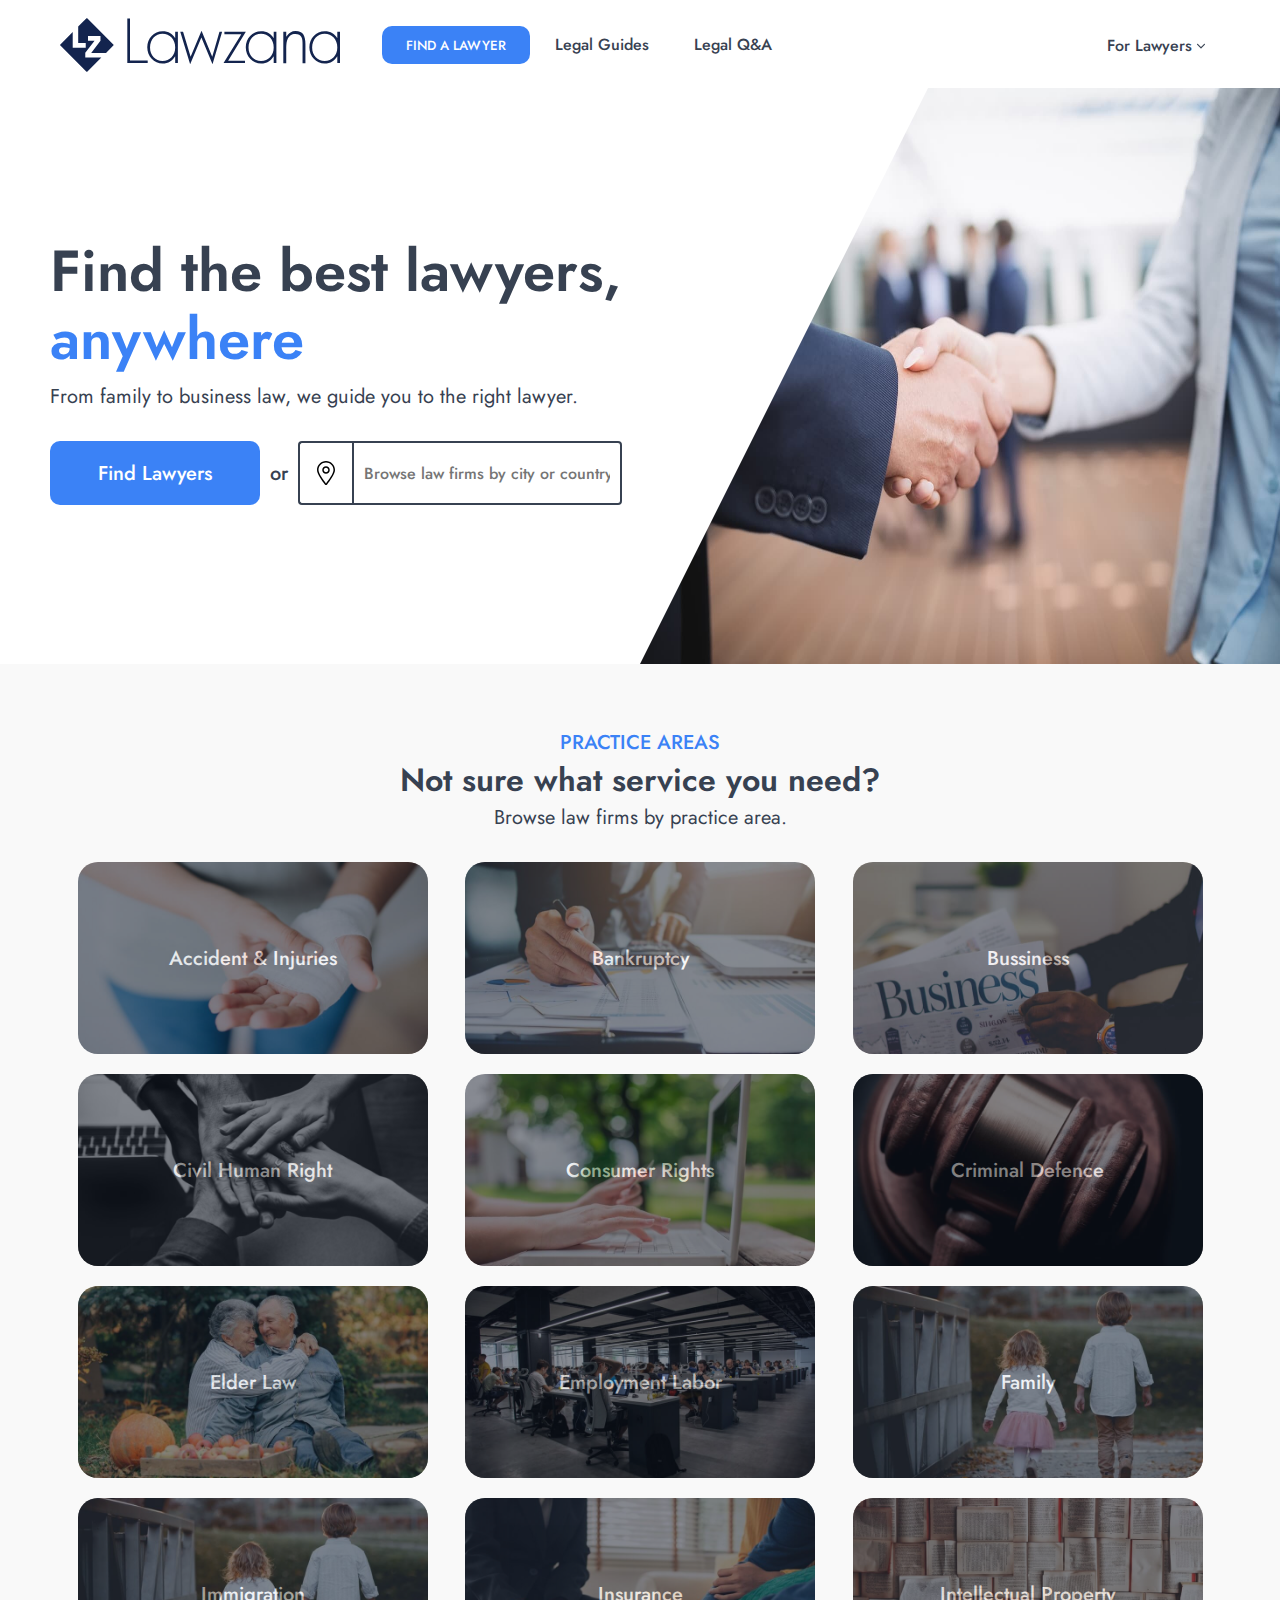
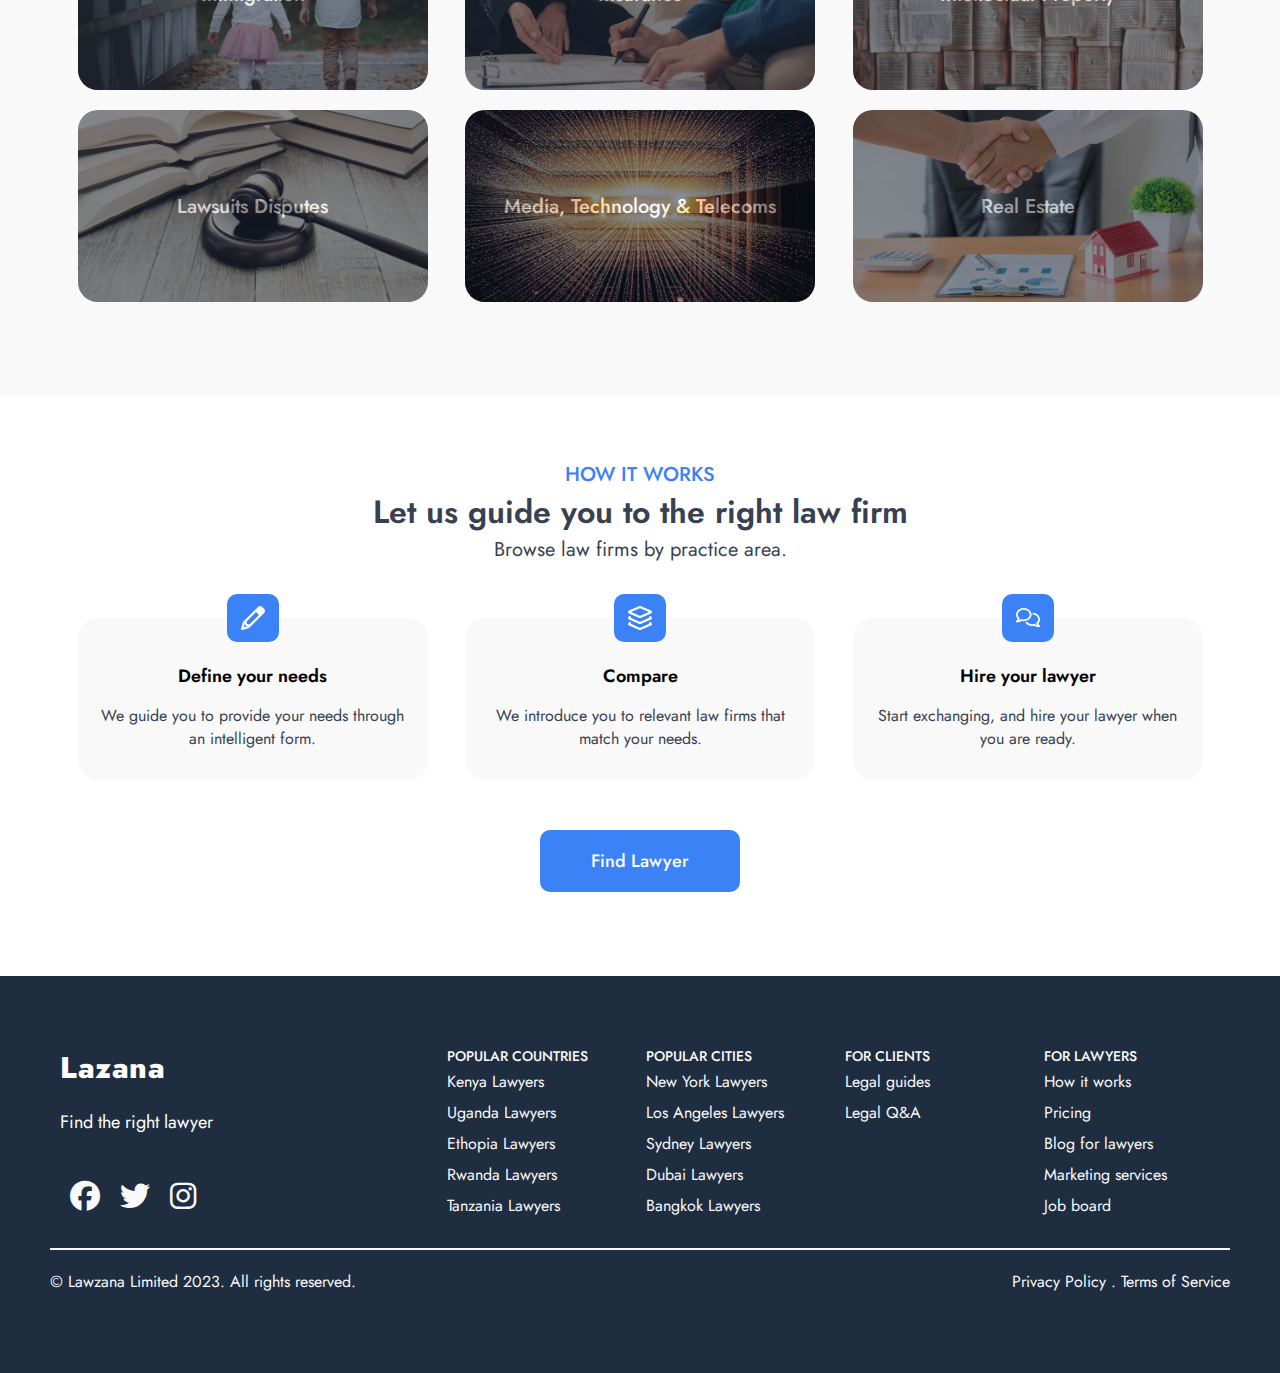
<file: Lawyers/index.html>
<!DOCTYPE html>
<html lang="en">

<head>
    <meta charset="UTF-8">
    <meta name="viewport" content="width=device-width, initial-scale=1.0">
    <title>AfroAI Innovate</title>

    <!-- == META OG Social Media Ads == -->
    <meta property="og:title" content="AfroAI Innovate" />
    <meta property="og:url" content="https://afroaiinnovate.web.app" />
    <meta property="og:image" content="https://afroaiinnovate.web.app/css/img/Facebook.png" />
    <meta property="og:type" content="website" />
    <meta property="og:desc revealription"
        content="AfroAI Innovate Upcoming Event" />

    <meta name="twitter:card" content="summary_large_image">
    <meta name="twitter:site" content="@AfroAI Innovate">
    <meta name="twitter:title" content="AfroAI Innovate">
    <meta name="twitter:desc revealription"
        content="AfroAI Innovate Upcoming Event">
    <meta name="twitter:image" content="https://afroaiinnovate.web.app/css/img/Twitter.png">
    <meta name="twitter:player" content="https://afroaiinnovate.web.app">
    <meta name="twitter:player:width" content="280">
    <meta name="twitter:player:height" content="150">

    <!-- == Style == -->
    <link rel="stylesheet" href="css/style.css">
    <link rel="stylesheet" href="css/responsive.css">

    <!-- == Fonts == -->
    <link rel="preconnect" href="https://fonts.googleapis.com">
    <link rel="preconnect" href="https://fonts.gstatic.com" crossorigin>
    <link href="https://fonts.googleapis.com/css2?family=Jost:wght@100;200;300;400;500;600;700;800;900&display=swap"
        rel="stylesheet">

    <!-- == Icons == -->
    <link rel="stylesheet" href="https://cdnjs.cloudflare.com/ajax/libs/font-awesome/6.2.0/css/all.min.css"
        crossorigin="anonymous" />
    <script src="https://cdnjs.cloudflare.com/ajax/libs/jquery/2.2.4/jquery.min.js"></script>
    <script src="https://cdnjs.cloudflare.com/ajax/libs/jquery/3.3.1/jquery.min.js"></script>
    
    <!-- ==  == -->

</head>

<body>
    <!-- == Header == -->
        <header>
            <nav>
                <div class="nav-container container">
                    <div class="logo">
                        <a href="index.html">
                            <?xml version="1.0" encoding="UTF-8" standalone="no"?>
                            <svg xmlns:dc="http://purl.org/dc/elements/1.1/" xmlns:cc="http://creativecommons.org/ns#"
                                xmlns:rdf="http://www.w3.org/1999/02/22-rdf-syntax-ns#"
                                xmlns:svg="http://www.w3.org/2000/svg" xmlns="http://www.w3.org/2000/svg"
                                viewBox="0 0 300 90" height="90" width="300" xml:space="preserve" id="svg2" version="1.1">
                                <metadata id="metadata8">
                                    <rdf:RDF>
                                        <cc:Work rdf:about="">
                                            <dc:format>image/svg+xml</dc:format>
                                            <dc:type rdf:resource="http://purl.org/dc/dcmitype/StillImage" />
                                            <dc:title></dc:title>
                                        </cc:Work>
                                    </rdf:RDF>
                                </metadata>
                                <defs id="defs6">
                                    <clipPath id="clipPath34" clipPathUnits="userSpaceOnUse">
                                        <path id="path32" d="M 0,1200 H 2417.432 V 0 H 0 Z" />
                                    </clipPath>
                                </defs>
                                <g transform="matrix(1.3333333,0,0,-1.3333333,0,1600)" id="g10">
                                    <g transform="matrix(0.09205585,0,0,0.09205585,1.0064979,1110.5717)" id="g28">
                                        <g clip-path="url(#clipPath34)" id="g30">
                                            <g transform="translate(506.776,607.8071)" id="g36">
                                                <path id="path38"
                                                    style="fill:#13244e;fill-opacity:1;fill-rule:nonzero;stroke:none"
                                                    d="m 0,0 -214.527,214.527 c -1.643,1.644 -4.308,1.644 -5.952,0 l -67.522,-67.523 V 13.662 h 61.399 v -38.209 h -106.071 v 0.001 126.879 L -435.005,0 c -1.643,-1.644 -1.643,-4.308 0,-5.951 l 214.526,-214.527 c 1.644,-1.643 4.309,-1.643 5.952,0 l 115.126,115.125 h -130.925 v 38.208 h 0.032 l -0.018,0.015 75.708,98.799 h -53.477 v 38.208 h 101.608 V 31.669 h -0.006 l 0.006,-0.005 -75.714,-98.809 H -61.193 L 0,-5.951 C 1.644,-4.308 1.644,-1.644 0,0" />
                                            </g>
                                            <g transform="translate(2070.1606,456.7564)" id="g40">
                                                <path id="path42"
                                                    style="fill:#13244e;fill-opacity:1;fill-rule:nonzero;stroke:none"
                                                    d="m 0,0 v 154.344 c 0,33.265 -5.538,59.438 -16.602,78.523 -11.072,19.083 -32.432,28.626 -64.096,28.626 -15.192,0 -28.958,-3.547 -41.314,-10.637 -12.355,-7.097 -23.814,-18.634 -34.366,-34.622 v 39.843 h -23.939 V 0 h 23.939 v 126.877 c 0,12.634 0.9,25.66 2.703,39.071 1.798,13.405 5.341,25.398 10.619,35.974 5.274,10.571 12.675,19.275 22.201,26.11 9.523,6.829 22.135,10.251 37.841,10.251 13.64,0 24.327,-2.192 32.048,-6.574 7.722,-4.391 13.707,-10.319 17.954,-17.794 4.247,-7.483 6.885,-16.381 7.916,-26.691 1.025,-10.319 1.544,-21.276 1.544,-32.88 L -23.552,0 Z M 116.021,231.577 C 103.673,225.888 92.988,218.117 83.903,208.219 74.817,198.321 67.67,186.564 62.453,172.864 57.249,159.203 54.641,144.387 54.64,128.37 54.641,112.004 57.252,97.113 62.45,83.634 67.666,70.1 74.813,58.415 83.904,48.519 c 9.08,-9.9 19.754,-17.58 32.093,-23.097 12.293,-5.503 25.723,-8.258 40.37,-8.26 14.985,0.002 28.665,2.761 41.131,8.266 12.499,5.519 23.345,13.205 32.598,23.109 9.247,9.893 16.466,21.57 21.686,35.097 5.192,13.479 7.81,28.371 7.812,44.736 -0.002,16.016 -2.618,30.833 -7.815,44.494 -5.221,13.693 -12.441,25.443 -21.683,35.338 -9.257,9.901 -20.114,17.677 -32.622,23.369 -12.461,5.657 -26.132,8.501 -41.107,8.503 -14.637,-0.002 -28.056,-2.843 -40.346,-8.497 m 165.581,24.521 V 0.642 H 259.594 V 56.817 C 248.355,38.248 234.699,23.739 218.575,13.506 200.852,2.253 180.21,-3.355 156.867,-3.35 139.578,-3.352 123.242,0.05 107.956,6.844 92.691,13.623 79.424,23.062 68.223,35.117 57.031,47.152 48.208,61.235 41.79,77.3 c -6.445,16.098 -9.661,33.315 -9.659,51.568 -0.002,17.916 3.127,34.872 9.404,50.806 6.256,15.907 15,29.828 26.202,41.712 11.198,11.877 24.451,21.302 39.698,28.251 15.304,6.967 31.975,10.454 49.93,10.452 23.326,0.005 44.265,-5.341 62.626,-16.057 16.522,-9.632 29.726,-23.656 39.603,-41.824 v 53.89 z m -683.775,-24.521 c -12.348,-5.689 -23.033,-13.46 -32.118,-23.358 -9.086,-9.898 -16.232,-21.655 -21.449,-35.355 -5.204,-13.661 -7.814,-28.477 -7.815,-44.494 0.001,-16.366 2.613,-31.257 7.811,-44.736 5.216,-13.534 12.363,-25.219 21.454,-35.115 9.08,-9.9 19.754,-17.58 32.094,-23.097 12.292,-5.503 25.722,-8.258 40.369,-8.26 14.984,0.002 28.666,2.761 41.131,8.266 12.499,5.519 23.346,13.205 32.597,23.109 9.248,9.893 16.467,21.57 21.687,35.097 5.191,13.479 7.811,28.371 7.812,44.736 -0.002,16.016 -2.618,30.833 -7.815,44.494 -5.222,13.693 -12.441,25.443 -21.684,35.338 -9.256,9.901 -20.113,17.677 -32.621,23.369 -12.462,5.657 -26.132,8.501 -41.107,8.503 -14.637,-0.002 -28.057,-2.843 -40.346,-8.497 m 143.573,24.521 h 22.007 V 0.642 H -258.6 v 56.175 c -11.238,-18.57 -24.894,-33.078 -41.018,-43.311 -17.725,-11.253 -38.366,-16.861 -61.708,-16.856 -17.29,-0.002 -33.626,3.4 -48.912,10.194 -15.265,6.779 -28.531,16.218 -39.734,28.273 -11.191,12.035 -20.014,26.118 -26.432,42.183 -6.445,16.098 -9.66,33.315 -9.659,51.568 -0.001,17.916 3.127,34.872 9.404,50.806 6.256,15.907 15,29.828 26.202,41.712 11.198,11.877 24.451,21.302 39.697,28.251 15.305,6.967 31.976,10.454 49.931,10.452 23.326,0.005 44.265,-5.341 62.626,-16.057 16.521,-9.632 29.727,-23.656 39.603,-41.824 z M -485.51,255.6 h -174.638 v -20.014 h 137.675 L -667.131,0.642 h 174.649 V 20.655 H -629.668 Z M -759.293,53.18 -846.651,264.624 -935.574,53 -996.939,255.6 h -22.734 l 0.988,-3.257 79.355,-261.62 91.648,219.36 90.696,-219.478 78.305,264.995 h -21.735 z m -445.468,178.397 c -12.348,-5.689 -23.033,-13.46 -32.118,-23.358 -9.086,-9.898 -16.232,-21.655 -21.449,-35.355 -5.205,-13.661 -7.813,-28.477 -7.814,-44.494 10e-4,-16.366 2.612,-31.257 7.81,-44.736 5.216,-13.534 12.363,-25.219 21.454,-35.115 9.08,-9.9 19.754,-17.58 32.093,-23.097 12.293,-5.503 25.723,-8.258 40.37,-8.26 14.984,0.002 28.666,2.761 41.131,8.266 12.499,5.519 23.346,13.205 32.598,23.109 9.247,9.893 16.466,21.57 21.686,35.097 5.192,13.479 7.811,28.371 7.811,44.736 -10e-4,16.016 -2.617,30.833 -7.814,44.494 -5.221,13.693 -12.441,25.443 -21.683,35.338 -9.257,9.901 -20.114,17.677 -32.622,23.369 -12.461,5.657 -26.132,8.501 -41.107,8.503 -14.638,-0.002 -28.057,-2.843 -40.346,-8.497 m 143.572,24.521 h 22.008 V 0.642 h -22.008 v 56.175 c -11.237,-18.57 -24.893,-33.078 -41.018,-43.311 -17.724,-11.253 -38.365,-16.861 -61.708,-16.856 -17.289,-0.002 -33.626,3.4 -48.912,10.194 -15.264,6.779 -28.531,16.218 -39.732,28.273 -11.192,12.035 -20.015,26.118 -26.433,42.183 -6.445,16.098 -9.661,33.315 -9.659,51.568 0,17.916 3.127,34.872 9.404,50.806 6.256,15.907 15,29.828 26.201,41.712 11.198,11.877 24.452,21.302 39.698,28.251 15.305,6.967 31.976,10.454 49.931,10.452 23.326,0.005 44.265,-5.341 62.626,-16.057 16.522,-9.632 29.727,-23.656 39.602,-41.824 z M -1429.251,21.153 h 144.159 V 0.642 h -166.168 v 361.674 2.525 h 22.009 z" />
                                            </g>
                                        </g>
                                    </g>
                                </g>
                            </svg>
                        </a>
                    </div>
                    <div class="links" id="links">
                        <div class="cancel">
                            <span class="cancel-btn"><i class="fas fa-times"></i></span>
                        </div>
                        <div class="menu-item-lf">
                            <button class="find-btn">FIND A LAWYER</button>
                            <a href="#">Legal Guides</a>
                            <a href="#">Legal Q&A</a>
                        </div>
                        <div class="dropdown">
                            <button class="dropbtn">For Lawyers <svg xmlns="http://www.w3.org/2000/svg" viewBox="0 0 448 512" fill="currentColor" width="8" class="ml-2 h-3 w-3"><path d="M224 416c-8.188 0-16.38-3.125-22.62-9.375l-192-192c-12.5-12.5-12.5-32.75 0-45.25s32.75-12.5 45.25 0L224 338.8l169.4-169.4c12.5-12.5 32.75-12.5 45.25 0s12.5 32.75 0 45.25l-192 192C240.4 412.9 232.2 416 224 416z"></path></svg></button>
                            <div class="dropdown-content">
                            <div class="dropdown-extras">
                                <div class="drop-extra">
                                    <h4>FOR LAWYERS</h4>
                                    <div class="drop-extra-links">
                                        <a href="#">Marketing services</a>
                                        <a href="#">SEO for law firms</a>
                                        <a href="#">Legal copywriting</a>
                                        <a href="#">Social media management</a>
                                        <a href="#">Google Ads for law firms</a>
                                        <a href="#">Legal job board</a>
                                    </div>
                                </div>
                                <div class="drop-extra">
                                    <h4>MEMBERSHIP</h4>
                                    <div class="drop-extra-links">
                                        <a href="#">How it works</a>
                                        <a href="#">Pricing</a>
                                        <div class="drop-extras-btns">
                                            <button class="login">Login</button>
                                            <span>or</span>
                                            <button class="register">Register</button>
                                        </div>
                                    </div>
                                </div>
                            </div>
                            </div>
                        </div>
                    </div>
                    <div class="menu-bar">
                        <span class="menu-btn">
                            <svg xmlns="http://www.w3.org/2000/svg" width="42" height="42" viewBox="0 0 42 42" fill="none">
                                <g clip-path="url(#clip0_302_221)">
                                    <path fill-rule="evenodd" clip-rule="evenodd"
                                        d="M0 9.84375C0 9.32161 0.207421 8.82085 0.576634 8.45163C0.945846 8.08242 1.44661 7.875 1.96875 7.875H40.0312C40.5534 7.875 41.0542 8.08242 41.4234 8.45163C41.7926 8.82085 42 9.32161 42 9.84375C42 10.3659 41.7926 10.8667 41.4234 11.2359C41.0542 11.6051 40.5534 11.8125 40.0312 11.8125H1.96875C1.44661 11.8125 0.945846 11.6051 0.576634 11.2359C0.207421 10.8667 0 10.3659 0 9.84375ZM0 21C0 20.4779 0.207421 19.9771 0.576634 19.6079C0.945846 19.2387 1.44661 19.0312 1.96875 19.0312H40.0312C40.5534 19.0312 41.0542 19.2387 41.4234 19.6079C41.7926 19.9771 42 20.4779 42 21C42 21.5221 41.7926 22.0229 41.4234 22.3921C41.0542 22.7613 40.5534 22.9688 40.0312 22.9688H1.96875C1.44661 22.9688 0.945846 22.7613 0.576634 22.3921C0.207421 22.0229 0 21.5221 0 21ZM1.96875 30.1875C1.44661 30.1875 0.945846 30.3949 0.576634 30.7641C0.207421 31.1333 0 31.6341 0 32.1562C0 32.6784 0.207421 33.1792 0.576634 33.5484C0.945846 33.9176 1.44661 34.125 1.96875 34.125H40.0312C40.5534 34.125 41.0542 33.9176 41.4234 33.5484C41.7926 33.1792 42 32.6784 42 32.1562C42 31.6341 41.7926 31.1333 41.4234 30.7641C41.0542 30.3949 40.5534 30.1875 40.0312 30.1875H1.96875Z"
                                        fill="black" />
                                </g>
                                <defs>
                                    <clipPath id="clip0_302_221">
                                        <rect width="42" height="42" fill="white" />
                                    </clipPath>
                                </defs>
                            </svg>
                        </span>
                    </div>
                </div>
            </nav>
        </header>
    <!-- == || Header == -->

    <!-- == Main == -->
        <main>
            <section class="banner">
                <div class="banner-container container">
                    <div class="bn-text">
                        <div class="bn-txt-holder">
                            <h1>Find the best lawyers, <span>anywhere</span></h1>
                            <p>From family to business law, we guide you to the right lawyer.</p>
                            <div class="bn-btns">
                                <button class="find-btn">Find Lawyers</button>
                                <span class="bn-or">or</span>
                                <div class="form">
                                    <div class="icon">
                                        <svg xmlns="http://www.w3.org/2000/svg" viewBox="0 0 384 512" fill="currentColor" width="18" class=""><path d="M272 192C272 236.2 236.2 272 192 272C147.8 272 112 236.2 112 192C112 147.8 147.8 112 192 112C236.2 112 272 147.8 272 192zM192 240C218.5 240 240 218.5 240 192C240 165.5 218.5 144 192 144C165.5 144 144 165.5 144 192C144 218.5 165.5 240 192 240zM384 192C384 279.4 267 435 215.7 499.2C203.4 514.5 180.6 514.5 168.3 499.2C116.1 435 0 279.4 0 192C0 85.96 85.96 0 192 0C298 0 384 85.96 384 192H384zM192 32C103.6 32 32 103.6 32 192C32 207.6 37.43 229 48.56 255.4C59.47 281.3 74.8 309.4 92.14 337.5C126.2 392.8 166.6 445.7 192 477.6C217.4 445.7 257.8 392.8 291.9 337.5C309.2 309.4 324.5 281.3 335.4 255.4C346.6 229 352 207.6 352 192C352 103.6 280.4 32 192 32z"></path></svg>
                                    </div>
                                    <form action="/">
                                        <input type="text" placeholder="Browse law firms by city or country">
                                    </form>
                                </div>
                            </div>
                        </div>
                    </div>
                    <div class="
                    ">
                    </div>
                </div>
                <div class="bn-img">
                    <svg fill="#ffffff" viewBox="0 0 100 100" preserveAspectRatio="none" aria-hidden="true">
                        <polygon points="50,0 100,0 50,100 0,100"></polygon>
                    </svg>
                    <img src="css/img/find-lawyer.jpg" alt="Lawyers">
                </div>
            </section>
            <section class="pr-area">
                <div class="pr-area-holder container">
                    <div class="pr-head">
                        <p class="top">PRACTICE AREAS</p>
                        <h2 class="heading">Not sure what service you need?</h2>
                        <p class="btm">Browse law firms by practice area.</p>
                    </div>
                    <div class="pr-cards">
                        <a href="#" class="pr-card">
                            <img src="css/img/services/accidents-injuries.jpg" alt="accident and injuries">
                            <div class="pr-card-cnt">
                                <span>Accident & Injuries</span>
                            </div>
                        </a>
                        <a href="#" class="pr-card">
                            <img src="css/img/services/bankruptcy-debt.jpg" alt="bankruptcy debt">
                            <div class="pr-card-cnt">
                                <span>Bankruptcy</span>
                            </div>
                        </a>
                        <a href="#" class="pr-card">
                            <img src="css/img/services/business.jpg" alt="bussiness">
                            <div class="pr-card-cnt">
                                <span>Bussiness</span>
                            </div>
                        </a>
                        <a href="#" class="pr-card">
                            <img src="css/img/services/civil-human-rights.jpg" alt="civil human rights">
                            <div class="pr-card-cnt">
                                <span>Civil Human Right</span>
                            </div>
                        </a>
                        <a href="#" class="pr-card">
                            <img src="css/img/services/consumer-rights.jpg" alt="consumer rights">
                            <div class="pr-card-cnt">
                                <span>Consumer Rights</span>
                            </div>
                        </a>
                        <a href="#" class="pr-card">
                            <img src="css/img/services/criminal-defense.jpg" alt="criminal defence">
                            <div class="pr-card-cnt">
                                <span>Criminal Defence</span>
                            </div>
                        </a>
                        <a href="#" class="pr-card">
                            <img src="css/img/services/elder-law.jpg" alt="elder law">
                            <div class="pr-card-cnt">
                                <span>Elder Law</span>
                            </div>
                        </a>
                        <a href="#" class="pr-card">
                            <img src="css/img/services/employment-labor.jpg" alt="Employment labor">
                            <div class="pr-card-cnt">
                                <span>Employment Labor</span>
                            </div>
                        </a>
                        <a href="#" class="pr-card">
                            <img src="css/img/services/family.jpg" alt="Family">
                            <div class="pr-card-cnt">
                                <span>Family</span>
                            </div>
                        </a>
                        <a href="#" class="pr-card">
                            <img src="css/img/services/family.jpg" alt="immigration">
                            <div class="pr-card-cnt">
                                <span>Immigration</span>
                            </div>
                        </a>
                        <a href="#" class="pr-card">
                            <img src="css/img/services/insurance.jpg" alt="insurance">
                            <div class="pr-card-cnt">
                                <span>Insurance</span>
                            </div>
                        </a>
                        <a href="#" class="pr-card">
                            <img src="css/img/services/intellectual-property.jpg" alt="intellectual property">
                            <div class="pr-card-cnt">
                                <span>Intellectual Property</span>
                            </div>
                        </a>
                        <a href="#" class="pr-card">
                            <img src="css/img/services/lawsuits-disputes.jpg" alt="Lawsuits disputes">
                            <div class="pr-card-cnt">
                                <span>Lawsuits Disputes</span>
                            </div>
                        </a>
                        <a href="#" class="pr-card">
                            <img src="css/img/services/media-technology-and-telecoms.jpg" alt="media technology and telecoms">
                            <div class="pr-card-cnt">
                                <span>Media, Technology & Telecoms</span>
                            </div>
                        </a>
                        <a href="#" class="pr-card">
                            <img src="css/img/services/real-estate.jpg" alt="Real Estate">
                            <div class="pr-card-cnt">
                                <span>Real Estate</span>
                            </div>
                        </a>
                    </div>
                </div>
            </section>
            <section class="hiworks">
                <div class="hiworks-holder container">
                    <div class="hiworks-head">
                        <p class="top">HOW IT WORKS</p>
                        <h2 class="heading">Let us guide you to the right law firm</h2>
                        <p class="btm">Browse law firms by practice area.</p>
                    </div>
                    <div class="hiworks-cards">
                        <div class="hiwork-card">
                            <div class="icon">
                                <svg xmlns="http://www.w3.org/2000/svg" viewBox="0 0 512 512" fill="currentColor" width="24" class="ml-1
                                inline-flex"><path d="M36.37 360.9C40.53 346.8 48.16 333.9 58.57 323.5L362.7 19.32C387.7-5.678 428.3-5.678 453.3 19.32L492.7 58.75C495.8 61.87 498.5 65.24 500.9 68.79C517.3 93.63 514.6 127.4 492.7 149.3L188.5 453.4C187.2 454.7 185.9 455.1 184.5 457.2C174.9 465.7 163.5 471.1 151.1 475.6L30.77 511C22.35 513.5 13.24 511.2 7.03 504.1C.8198 498.8-1.502 489.7 .976 481.2L36.37 360.9zM59.44 452.6L137.6 429.6C139.9 428.9 142.2 427.1 144.4 426.9L108.1 419.6C100.2 418 93.97 411.8 92.39 403.9L85.13 367.6C84.02 369.8 83.11 372.1 82.42 374.4L59.44 452.6zM180.7 393.3L383 191L320.1 128.1L118.7 331.3L128.1 383L180.7 393.3z"></path></svg>
                            </div>
                            <div class="h-card-info">
                                <h3>Define your needs</h3>
                                <p>We guide you to provide your needs through an intelligent form.</p>
                            </div>
                        </div>
                        <div class="hiwork-card">
                            <div class="icon">
                                <svg xmlns="http://www.w3.org/2000/svg" viewBox="0 0 512 512" fill="currentColor" width="24" class="ml-1 inline-flex"><path d="M231.2 5.092C239 1.732 247.5 0 256 0C264.5 0 272.1 1.732 280.8 5.092L490.1 94.79C503.4 100.5 512 113.5 512 128C512 142.5 503.4 155.5 490.1 161.2L280.8 250.9C272.1 254.3 264.5 256 256 256C247.5 256 239 254.3 231.2 250.9L21.9 161.2C8.614 155.5 0 142.5 0 128C0 113.5 8.614 100.5 21.9 94.79L231.2 5.092zM256 48C253.1 48 251.1 48.41 250.1 49.21L66.26 128L250.1 206.8C251.1 207.6 253.1 208 256 208C258 208 260 207.6 261.9 206.8L445.7 128L261.9 49.21C260 48.41 258 48 256 48V48zM250.1 334.8C251.1 335.6 253.1 336 256 336C258 336 260 335.6 261.9 334.8L452 253.3C447.4 246.4 446.5 237.2 450.5 229.3C456.5 217.4 470.9 212.6 482.7 218.5L491.8 223.1C504.2 229.3 512 241.9 512 255.7C512 270.4 503.3 283.6 489.9 289.3L280.8 378.9C272.1 382.3 264.5 384 256 384C247.5 384 239 382.3 231.2 378.9L22.81 289.6C8.971 283.7 .0006 270.1 .0006 255C.0006 242.9 5.869 231.5 15.76 224.4L26.05 217C36.84 209.3 51.83 211.8 59.53 222.6C66.15 231.9 65.24 244.3 57.1 252.5L250.1 334.8zM59.53 350.6C66.15 359.9 65.24 372.3 57.1 380.5L250.1 462.8C251.1 463.6 253.1 464 256 464C258 464 260 463.6 261.9 462.8L452 381.3C447.4 374.4 446.5 365.2 450.5 357.3C456.5 345.4 470.9 340.6 482.7 346.5L491.8 351.1C504.2 357.3 512 369.9 512 383.7C512 398.4 503.3 411.6 489.9 417.3L280.8 506.9C272.1 510.3 264.5 512 256 512C247.5 512 239 510.3 231.2 506.9L22.81 417.6C8.971 411.7 .001 398.1 .001 383C.001 370.9 5.87 359.5 15.76 352.4L26.05 345C36.84 337.3 51.83 339.8 59.53 350.6L59.53 350.6z"></path></svg>
                            </div>
                            <div class="h-card-info">
                                <h3>Compare</h3>
                                <p>We introduce you to relevant law firms that match your needs.</p>
                            </div>
                        </div>
                        <div class="hiwork-card">
                            <div class="icon">
                                <svg xmlns="http://www.w3.org/2000/svg" viewBox="0 0 640 512" fill="currentColor" width="24" class="ml-1
                                inline-flex"><path d="M208 0C322.9 0 416 78.8 416 176C416 273.2 322.9 352 208 352C189.3 352 171.2 349.7 153.9 345.8C123.3 364.8 79.13 384 24.95 384C14.97 384 5.93 378.1 2.018 368.9C-1.896 359.7-.0074 349.1 6.739 341.9C7.26 341.5 29.38 317.4 45.73 285.9C17.18 255.8 0 217.6 0 176C0 78.8 93.13 0 208 0zM164.6 298.1C179.2 302.3 193.8 304 208 304C296.2 304 368 246.6 368 176C368 105.4 296.2 48 208 48C119.8 48 48 105.4 48 176C48 211.2 65.71 237.2 80.57 252.9L104.1 277.8L88.31 308.1C84.74 314.1 80.73 321.9 76.55 328.5C94.26 323.4 111.7 315.5 128.7 304.1L145.4 294.6L164.6 298.1zM441.6 128.2C552 132.4 640 209.5 640 304C640 345.6 622.8 383.8 594.3 413.9C610.6 445.4 632.7 469.5 633.3 469.9C640 477.1 641.9 487.7 637.1 496.9C634.1 506.1 625 512 615 512C560.9 512 516.7 492.8 486.1 473.8C468.8 477.7 450.7 480 432 480C350 480 279.1 439.8 245.2 381.5C262.5 379.2 279.1 375.3 294.9 369.9C322.9 407.1 373.9 432 432 432C446.2 432 460.8 430.3 475.4 426.1L494.6 422.6L511.3 432.1C528.3 443.5 545.7 451.4 563.5 456.5C559.3 449.9 555.3 442.1 551.7 436.1L535.9 405.8L559.4 380.9C574.3 365.3 592 339.2 592 304C592 237.7 528.7 183.1 447.1 176.6L448 176C448 159.5 445.8 143.5 441.6 128.2H441.6z"></path></svg>
                            </div>
                            <div class="h-card-info">
                                <h3>Hire your lawyer</h3>
                                <p>Start exchanging, and hire your lawyer when you are ready.</p>
                            </div>
                        </div>
                    </div>
                    <div class="hiworks-btn">
                        <button>Find Lawyer</button>
                    </div>
                </div>
            </section>
        </main>
    <!-- == || Main == -->

    <!-- == Footer == -->
        <footer>
            <div class="ft-holder container">
                <div class="top-ft">
                    <div class="ft-column social">
                        <h1>Lazana</h1>
                        <p>Find the right lawyer</p>
                        <div class="social-icons">
                            <a href="#"><i class="fab fa-facebook"></i></a>
                            <a href="#"><i class="fab fa-twitter"></i></a>
                            <a href="#"><i class="fab fa-instagram"></i></a>
                        </div>
                    </div>
                    <div class="ft-column link">
                        <h4>POPULAR COUNTRIES</h4>
                        <ul>
                            <li><a href="#">Kenya Lawyers</a></li>
                            <li><a href="#">Uganda Lawyers</a></li>
                            <li><a href="#">Ethopia Lawyers</a></li>
                            <li><a href="#">Rwanda Lawyers</a></li>
                            <li><a href="#">Tanzania Lawyers</a></li>
                        </ul>
                    </div>
                    <div class="ft-column link">
                        <h4>POPULAR CITIES</h4>
                        <ul>
                            <li><a href="#">New York Lawyers</a></li>
                            <li><a href="#">Los Angeles Lawyers</a></li>
                            <li><a href="#">Sydney Lawyers</a></li>
                            <li><a href="#">Dubai Lawyers</a></li>
                            <li><a href="#">Bangkok Lawyers</a></li>
                        </ul>
                    </div>
                    <div class="ft-column link">
                        <h4>FOR CLIENTS</h4>
                        <ul>
                            <li><a href="#">Legal guides</a></li>
                            <li><a href="#">Legal Q&A</a></li>
                        </ul>
                    </div>
                    <div class="ft-column link">
                        <h4>FOR LAWYERS</h4>
                        <ul>
                            <li><a href="#">How it works</a></li>
                            <li><a href="#">Pricing</a></li>
                            <li><a href="#">Blog for lawyers</a></li>
                            <li><a href="#">Marketing services</a></li>
                            <li><a href="#">Job board</a></li>
                        </ul>
                    </div>
                </div>
                <div class="bottom-ft">
                    <div class="copyright">
                        <p>© Lawzana Limited 2023. All rights reserved.</p>
                    </div>
                    <div class="ft-legal-links">
                        <a href="#">Privacy Policy</a>
                        <span>.</span>
                        <a href="#">Terms of Service</a>
                    </div>
                </div>
            </div>
        </footer>
    <!-- == || Footer == -->

    <!-- == Scripts == -->
    <script src="js/scripts.js"></script>
</body>

</html>
</file>
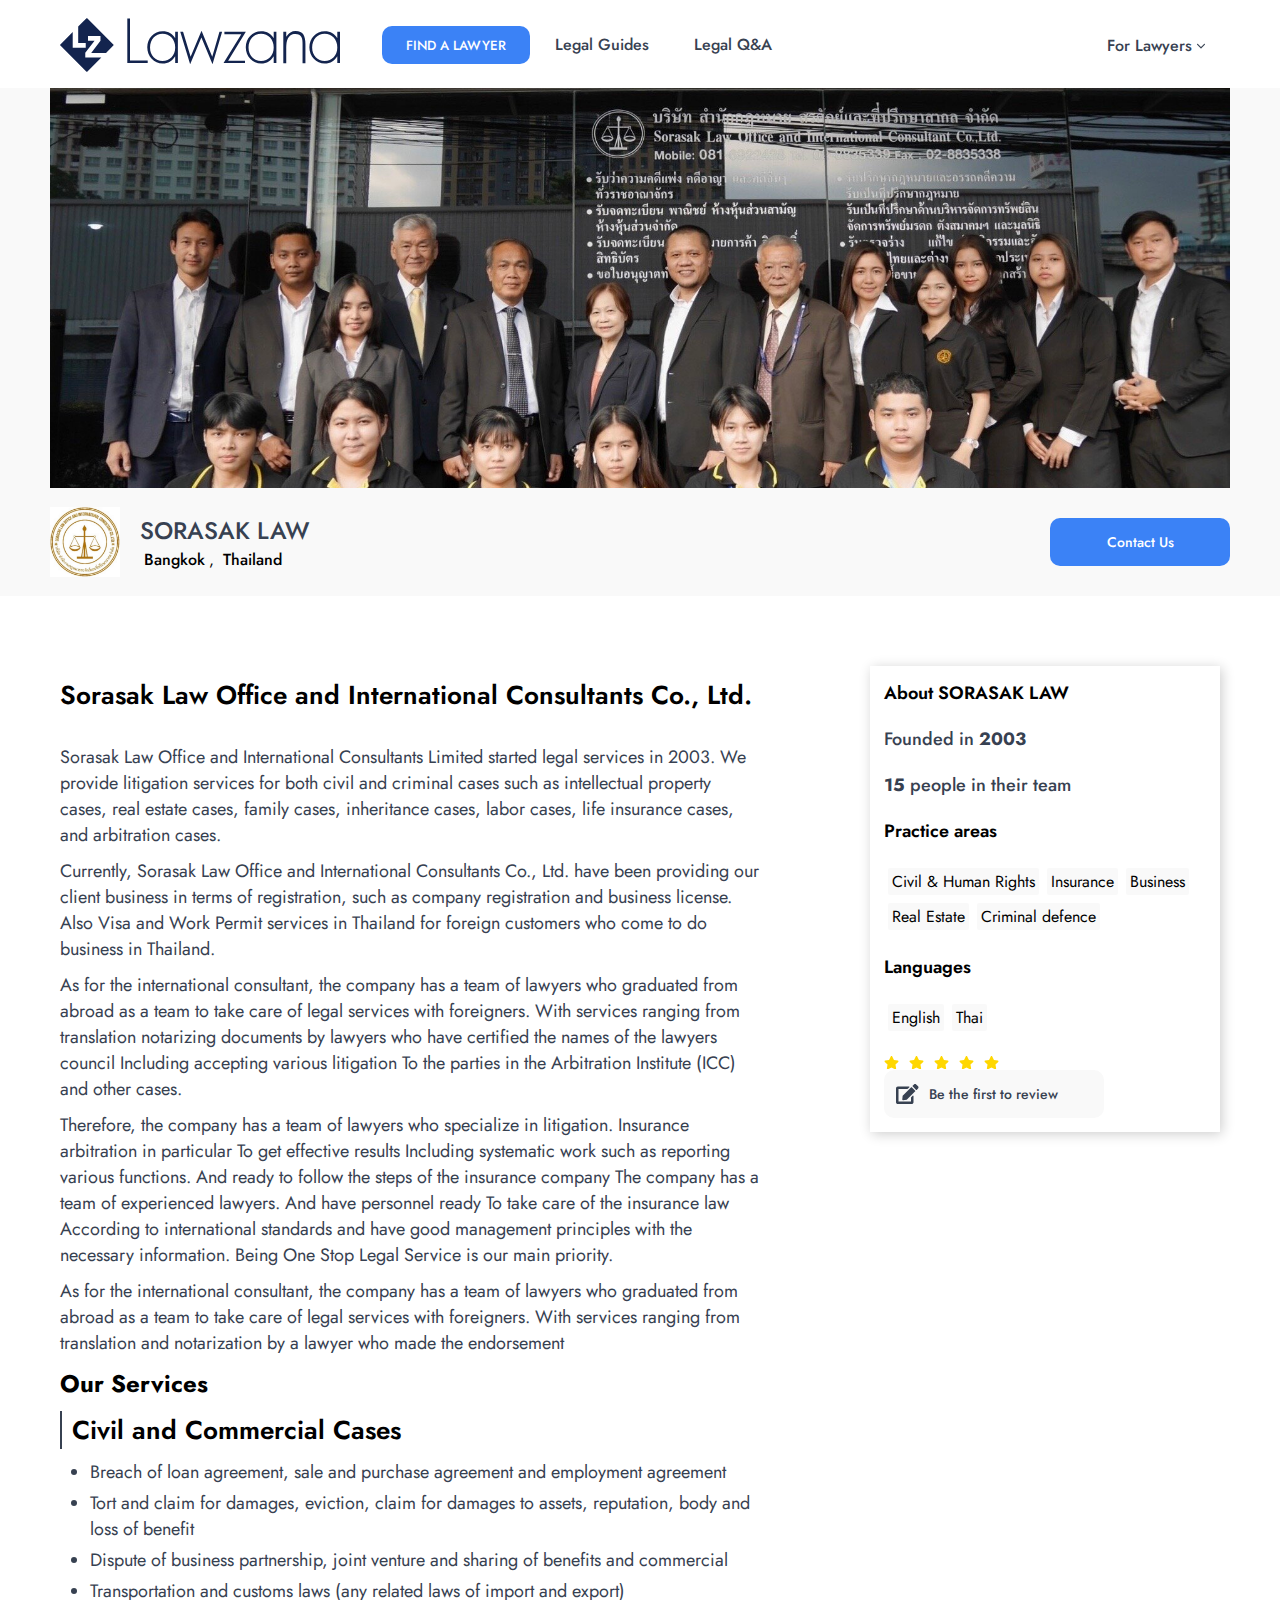
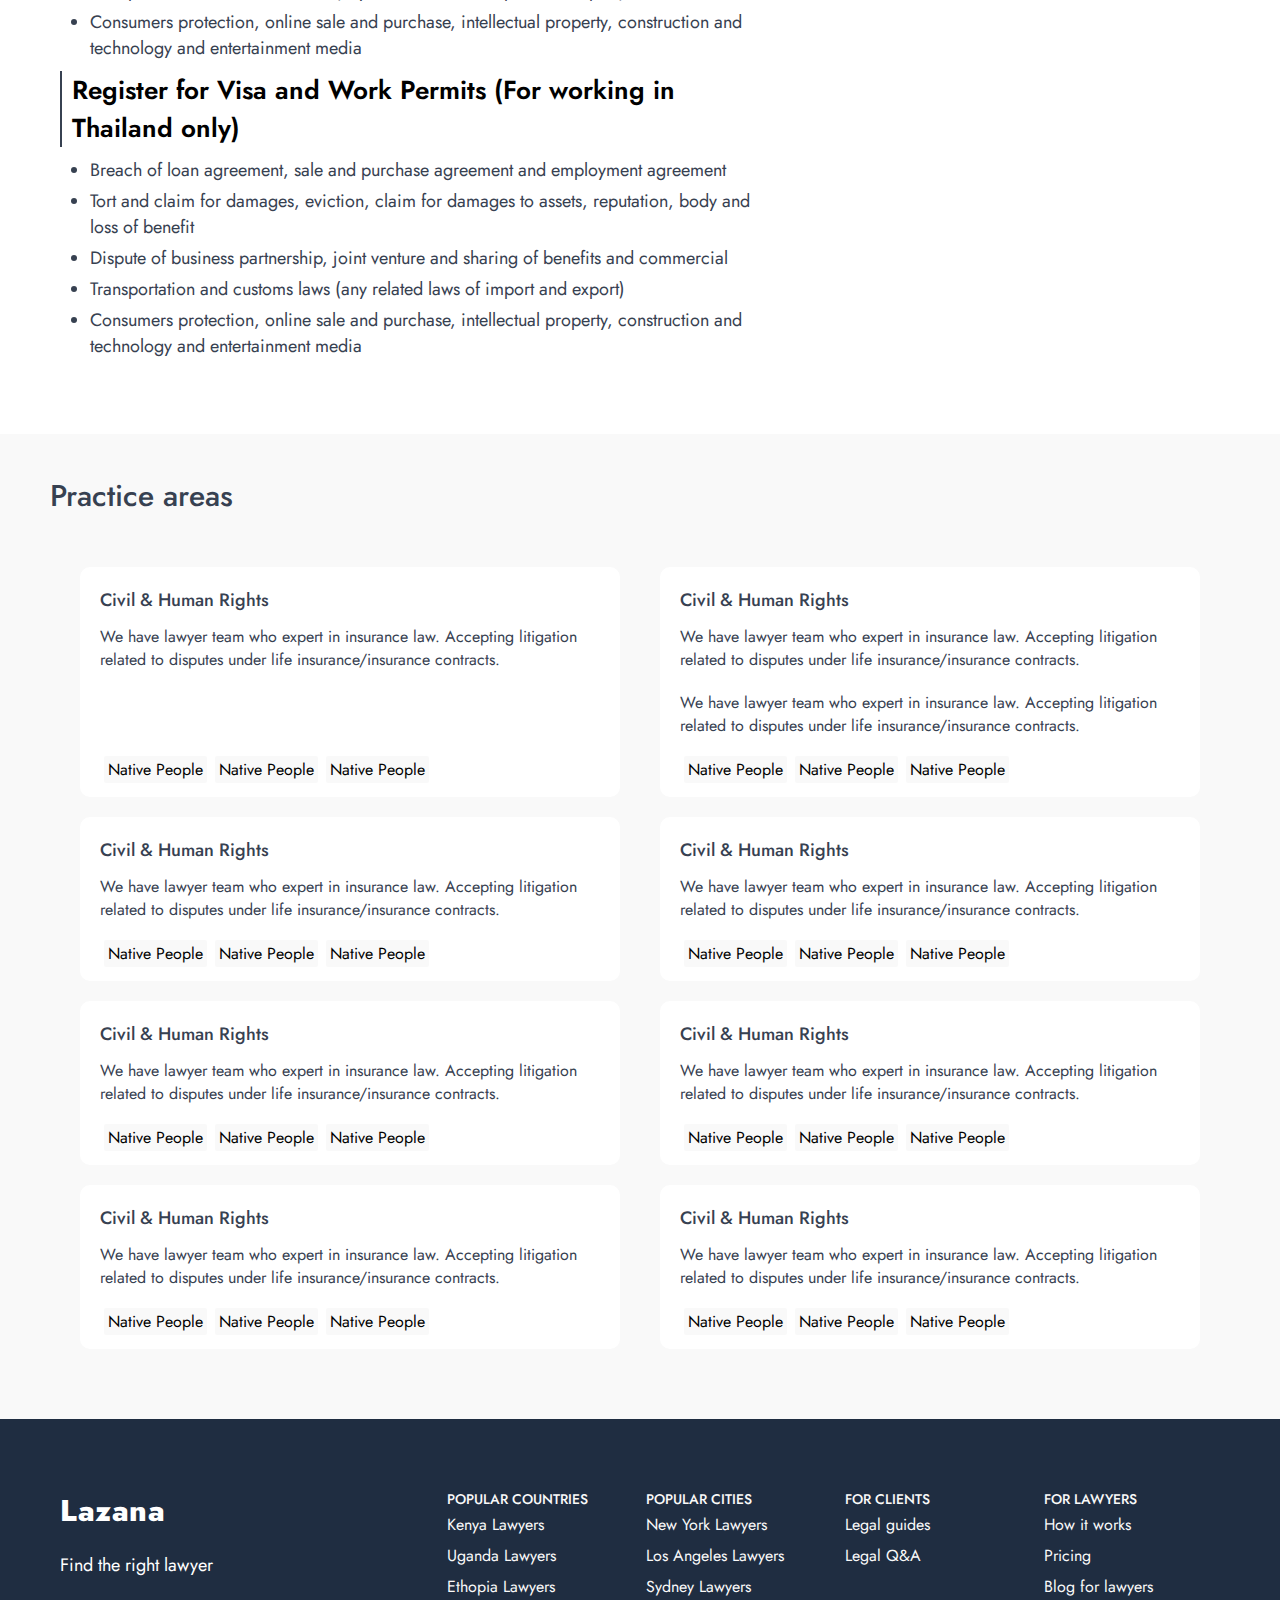
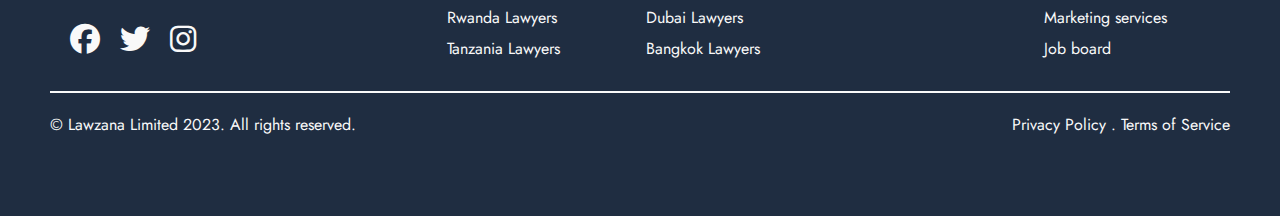
<file: Lawyers/profile.html>
<!DOCTYPE html>
<html lang="en">

<head>
    <meta charset="UTF-8">
    <meta name="viewport" content="width=device-width, initial-scale=1.0">
    <title>Lawyers</title>

    <!-- == Style == -->
    <link rel="stylesheet" href="css/style.css">
    <link rel="stylesheet" href="css/responsive.css">

    <!-- == Fonts == -->
    <link rel="preconnect" href="https://fonts.googleapis.com">
    <link rel="preconnect" href="https://fonts.gstatic.com" crossorigin>
    <link href="https://fonts.googleapis.com/css2?family=Jost:wght@100;200;300;400;500;600;700;800;900&display=swap"
        rel="stylesheet">

    <!-- == Icons == -->
    <link rel="stylesheet" href="https://cdnjs.cloudflare.com/ajax/libs/font-awesome/6.2.0/css/all.min.css"
        crossorigin="anonymous" />
    <script src="https://cdnjs.cloudflare.com/ajax/libs/jquery/2.2.4/jquery.min.js"></script>
    <script src="https://cdnjs.cloudflare.com/ajax/libs/jquery/3.3.1/jquery.min.js"></script>
    
    <!-- ==  == -->

</head>

<body>
    <!-- == Header == -->
        <header>
            <nav>
                <div class="nav-container container">
                    <div class="logo">
                        <a href="index.html">
                            <?xml version="1.0" encoding="UTF-8" standalone="no"?>
                            <svg xmlns:dc="http://purl.org/dc/elements/1.1/" xmlns:cc="http://creativecommons.org/ns#"
                                xmlns:rdf="http://www.w3.org/1999/02/22-rdf-syntax-ns#"
                                xmlns:svg="http://www.w3.org/2000/svg" xmlns="http://www.w3.org/2000/svg"
                                viewBox="0 0 300 90" height="90" width="300" xml:space="preserve" id="svg2" version="1.1">
                                <metadata id="metadata8">
                                    <rdf:RDF>
                                        <cc:Work rdf:about="">
                                            <dc:format>image/svg+xml</dc:format>
                                            <dc:type rdf:resource="http://purl.org/dc/dcmitype/StillImage" />
                                            <dc:title></dc:title>
                                        </cc:Work>
                                    </rdf:RDF>
                                </metadata>
                                <defs id="defs6">
                                    <clipPath id="clipPath34" clipPathUnits="userSpaceOnUse">
                                        <path id="path32" d="M 0,1200 H 2417.432 V 0 H 0 Z" />
                                    </clipPath>
                                </defs>
                                <g transform="matrix(1.3333333,0,0,-1.3333333,0,1600)" id="g10">
                                    <g transform="matrix(0.09205585,0,0,0.09205585,1.0064979,1110.5717)" id="g28">
                                        <g clip-path="url(#clipPath34)" id="g30">
                                            <g transform="translate(506.776,607.8071)" id="g36">
                                                <path id="path38"
                                                    style="fill:#13244e;fill-opacity:1;fill-rule:nonzero;stroke:none"
                                                    d="m 0,0 -214.527,214.527 c -1.643,1.644 -4.308,1.644 -5.952,0 l -67.522,-67.523 V 13.662 h 61.399 v -38.209 h -106.071 v 0.001 126.879 L -435.005,0 c -1.643,-1.644 -1.643,-4.308 0,-5.951 l 214.526,-214.527 c 1.644,-1.643 4.309,-1.643 5.952,0 l 115.126,115.125 h -130.925 v 38.208 h 0.032 l -0.018,0.015 75.708,98.799 h -53.477 v 38.208 h 101.608 V 31.669 h -0.006 l 0.006,-0.005 -75.714,-98.809 H -61.193 L 0,-5.951 C 1.644,-4.308 1.644,-1.644 0,0" />
                                            </g>
                                            <g transform="translate(2070.1606,456.7564)" id="g40">
                                                <path id="path42"
                                                    style="fill:#13244e;fill-opacity:1;fill-rule:nonzero;stroke:none"
                                                    d="m 0,0 v 154.344 c 0,33.265 -5.538,59.438 -16.602,78.523 -11.072,19.083 -32.432,28.626 -64.096,28.626 -15.192,0 -28.958,-3.547 -41.314,-10.637 -12.355,-7.097 -23.814,-18.634 -34.366,-34.622 v 39.843 h -23.939 V 0 h 23.939 v 126.877 c 0,12.634 0.9,25.66 2.703,39.071 1.798,13.405 5.341,25.398 10.619,35.974 5.274,10.571 12.675,19.275 22.201,26.11 9.523,6.829 22.135,10.251 37.841,10.251 13.64,0 24.327,-2.192 32.048,-6.574 7.722,-4.391 13.707,-10.319 17.954,-17.794 4.247,-7.483 6.885,-16.381 7.916,-26.691 1.025,-10.319 1.544,-21.276 1.544,-32.88 L -23.552,0 Z M 116.021,231.577 C 103.673,225.888 92.988,218.117 83.903,208.219 74.817,198.321 67.67,186.564 62.453,172.864 57.249,159.203 54.641,144.387 54.64,128.37 54.641,112.004 57.252,97.113 62.45,83.634 67.666,70.1 74.813,58.415 83.904,48.519 c 9.08,-9.9 19.754,-17.58 32.093,-23.097 12.293,-5.503 25.723,-8.258 40.37,-8.26 14.985,0.002 28.665,2.761 41.131,8.266 12.499,5.519 23.345,13.205 32.598,23.109 9.247,9.893 16.466,21.57 21.686,35.097 5.192,13.479 7.81,28.371 7.812,44.736 -0.002,16.016 -2.618,30.833 -7.815,44.494 -5.221,13.693 -12.441,25.443 -21.683,35.338 -9.257,9.901 -20.114,17.677 -32.622,23.369 -12.461,5.657 -26.132,8.501 -41.107,8.503 -14.637,-0.002 -28.056,-2.843 -40.346,-8.497 m 165.581,24.521 V 0.642 H 259.594 V 56.817 C 248.355,38.248 234.699,23.739 218.575,13.506 200.852,2.253 180.21,-3.355 156.867,-3.35 139.578,-3.352 123.242,0.05 107.956,6.844 92.691,13.623 79.424,23.062 68.223,35.117 57.031,47.152 48.208,61.235 41.79,77.3 c -6.445,16.098 -9.661,33.315 -9.659,51.568 -0.002,17.916 3.127,34.872 9.404,50.806 6.256,15.907 15,29.828 26.202,41.712 11.198,11.877 24.451,21.302 39.698,28.251 15.304,6.967 31.975,10.454 49.93,10.452 23.326,0.005 44.265,-5.341 62.626,-16.057 16.522,-9.632 29.726,-23.656 39.603,-41.824 v 53.89 z m -683.775,-24.521 c -12.348,-5.689 -23.033,-13.46 -32.118,-23.358 -9.086,-9.898 -16.232,-21.655 -21.449,-35.355 -5.204,-13.661 -7.814,-28.477 -7.815,-44.494 0.001,-16.366 2.613,-31.257 7.811,-44.736 5.216,-13.534 12.363,-25.219 21.454,-35.115 9.08,-9.9 19.754,-17.58 32.094,-23.097 12.292,-5.503 25.722,-8.258 40.369,-8.26 14.984,0.002 28.666,2.761 41.131,8.266 12.499,5.519 23.346,13.205 32.597,23.109 9.248,9.893 16.467,21.57 21.687,35.097 5.191,13.479 7.811,28.371 7.812,44.736 -0.002,16.016 -2.618,30.833 -7.815,44.494 -5.222,13.693 -12.441,25.443 -21.684,35.338 -9.256,9.901 -20.113,17.677 -32.621,23.369 -12.462,5.657 -26.132,8.501 -41.107,8.503 -14.637,-0.002 -28.057,-2.843 -40.346,-8.497 m 143.573,24.521 h 22.007 V 0.642 H -258.6 v 56.175 c -11.238,-18.57 -24.894,-33.078 -41.018,-43.311 -17.725,-11.253 -38.366,-16.861 -61.708,-16.856 -17.29,-0.002 -33.626,3.4 -48.912,10.194 -15.265,6.779 -28.531,16.218 -39.734,28.273 -11.191,12.035 -20.014,26.118 -26.432,42.183 -6.445,16.098 -9.66,33.315 -9.659,51.568 -0.001,17.916 3.127,34.872 9.404,50.806 6.256,15.907 15,29.828 26.202,41.712 11.198,11.877 24.451,21.302 39.697,28.251 15.305,6.967 31.976,10.454 49.931,10.452 23.326,0.005 44.265,-5.341 62.626,-16.057 16.521,-9.632 29.727,-23.656 39.603,-41.824 z M -485.51,255.6 h -174.638 v -20.014 h 137.675 L -667.131,0.642 h 174.649 V 20.655 H -629.668 Z M -759.293,53.18 -846.651,264.624 -935.574,53 -996.939,255.6 h -22.734 l 0.988,-3.257 79.355,-261.62 91.648,219.36 90.696,-219.478 78.305,264.995 h -21.735 z m -445.468,178.397 c -12.348,-5.689 -23.033,-13.46 -32.118,-23.358 -9.086,-9.898 -16.232,-21.655 -21.449,-35.355 -5.205,-13.661 -7.813,-28.477 -7.814,-44.494 10e-4,-16.366 2.612,-31.257 7.81,-44.736 5.216,-13.534 12.363,-25.219 21.454,-35.115 9.08,-9.9 19.754,-17.58 32.093,-23.097 12.293,-5.503 25.723,-8.258 40.37,-8.26 14.984,0.002 28.666,2.761 41.131,8.266 12.499,5.519 23.346,13.205 32.598,23.109 9.247,9.893 16.466,21.57 21.686,35.097 5.192,13.479 7.811,28.371 7.811,44.736 -10e-4,16.016 -2.617,30.833 -7.814,44.494 -5.221,13.693 -12.441,25.443 -21.683,35.338 -9.257,9.901 -20.114,17.677 -32.622,23.369 -12.461,5.657 -26.132,8.501 -41.107,8.503 -14.638,-0.002 -28.057,-2.843 -40.346,-8.497 m 143.572,24.521 h 22.008 V 0.642 h -22.008 v 56.175 c -11.237,-18.57 -24.893,-33.078 -41.018,-43.311 -17.724,-11.253 -38.365,-16.861 -61.708,-16.856 -17.289,-0.002 -33.626,3.4 -48.912,10.194 -15.264,6.779 -28.531,16.218 -39.732,28.273 -11.192,12.035 -20.015,26.118 -26.433,42.183 -6.445,16.098 -9.661,33.315 -9.659,51.568 0,17.916 3.127,34.872 9.404,50.806 6.256,15.907 15,29.828 26.201,41.712 11.198,11.877 24.452,21.302 39.698,28.251 15.305,6.967 31.976,10.454 49.931,10.452 23.326,0.005 44.265,-5.341 62.626,-16.057 16.522,-9.632 29.727,-23.656 39.602,-41.824 z M -1429.251,21.153 h 144.159 V 0.642 h -166.168 v 361.674 2.525 h 22.009 z" />
                                            </g>
                                        </g>
                                    </g>
                                </g>
                            </svg>
                        </a>
                    </div>
                    <div class="links" id="links">
                        <div class="cancel">
                            <span class="cancel-btn"><i class="fas fa-times"></i></span>
                        </div>
                        <div class="menu-item-lf">
                            <button class="find-btn">FIND A LAWYER</button>
                            <a href="#">Legal Guides</a>
                            <a href="#">Legal Q&A</a>
                        </div>
                        <div class="dropdown">
                            <button class="dropbtn">For Lawyers <svg xmlns="http://www.w3.org/2000/svg" viewBox="0 0 448 512" fill="currentColor" width="8" class="ml-2 h-3 w-3"><path d="M224 416c-8.188 0-16.38-3.125-22.62-9.375l-192-192c-12.5-12.5-12.5-32.75 0-45.25s32.75-12.5 45.25 0L224 338.8l169.4-169.4c12.5-12.5 32.75-12.5 45.25 0s12.5 32.75 0 45.25l-192 192C240.4 412.9 232.2 416 224 416z"></path></svg></button>
                            <div class="dropdown-content">
                            <div class="dropdown-extras">
                                <div class="drop-extra">
                                    <h4>FOR LAWYERS</h4>
                                    <div class="drop-extra-links">
                                        <a href="#">Marketing services</a>
                                        <a href="#">SEO for law firms</a>
                                        <a href="#">Legal copywriting</a>
                                        <a href="#">Social media management</a>
                                        <a href="#">Google Ads for law firms</a>
                                        <a href="#">Legal job board</a>
                                    </div>
                                </div>
                                <div class="drop-extra">
                                    <h4>MEMBERSHIP</h4>
                                    <div class="drop-extra-links">
                                        <a href="#">How it works</a>
                                        <a href="#">Pricing</a>
                                        <div class="drop-extras-btns">
                                            <button class="login">Login</button>
                                            <span>or</span>
                                            <button class="register">Register</button>
                                        </div>
                                    </div>
                                </div>
                            </div>
                            </div>
                        </div>
                    </div>
                    <div class="menu-bar">
                        <span class="menu-btn">
                            <svg xmlns="http://www.w3.org/2000/svg" width="42" height="42" viewBox="0 0 42 42" fill="none">
                                <g clip-path="url(#clip0_302_221)">
                                    <path fill-rule="evenodd" clip-rule="evenodd"
                                        d="M0 9.84375C0 9.32161 0.207421 8.82085 0.576634 8.45163C0.945846 8.08242 1.44661 7.875 1.96875 7.875H40.0312C40.5534 7.875 41.0542 8.08242 41.4234 8.45163C41.7926 8.82085 42 9.32161 42 9.84375C42 10.3659 41.7926 10.8667 41.4234 11.2359C41.0542 11.6051 40.5534 11.8125 40.0312 11.8125H1.96875C1.44661 11.8125 0.945846 11.6051 0.576634 11.2359C0.207421 10.8667 0 10.3659 0 9.84375ZM0 21C0 20.4779 0.207421 19.9771 0.576634 19.6079C0.945846 19.2387 1.44661 19.0312 1.96875 19.0312H40.0312C40.5534 19.0312 41.0542 19.2387 41.4234 19.6079C41.7926 19.9771 42 20.4779 42 21C42 21.5221 41.7926 22.0229 41.4234 22.3921C41.0542 22.7613 40.5534 22.9688 40.0312 22.9688H1.96875C1.44661 22.9688 0.945846 22.7613 0.576634 22.3921C0.207421 22.0229 0 21.5221 0 21ZM1.96875 30.1875C1.44661 30.1875 0.945846 30.3949 0.576634 30.7641C0.207421 31.1333 0 31.6341 0 32.1562C0 32.6784 0.207421 33.1792 0.576634 33.5484C0.945846 33.9176 1.44661 34.125 1.96875 34.125H40.0312C40.5534 34.125 41.0542 33.9176 41.4234 33.5484C41.7926 33.1792 42 32.6784 42 32.1562C42 31.6341 41.7926 31.1333 41.4234 30.7641C41.0542 30.3949 40.5534 30.1875 40.0312 30.1875H1.96875Z"
                                        fill="black" />
                                </g>
                                <defs>
                                    <clipPath id="clip0_302_221">
                                        <rect width="42" height="42" fill="white" />
                                    </clipPath>
                                </defs>
                            </svg>
                        </span>
                    </div>
                </div>
            </nav>
        </header>
    <!-- == || Header == -->

    <!-- == Main == -->
        <main>
            <section class="profile-bn">
                <div class="profile-bn-container container">
                    <div class="profile-back-img">
                        <img src="css/img/profiles/16800684247642.jpg" alt="Lawyers firm">
                    </div>
                    <div class="pfile-pg-name">
                        <div class="pfile-pg-nm-img">
                            <img src="css/img/profiles/profile.jpg" alt="Lawyers Firm Profile Image">
                            <div class="pfile-pg-names">
                                <h2 class="pfl-name">SORASAK LAW</h2>
                                <p class="pfl-location"><a href="#">Bangkok</a>, <a href="#">Thailand</a></p>
                            </div>
                        </div>
                        <button>Contact Us</button>
                    </div>
                </div>
            </section>
            <section class="lawfrm-prfl-content">
                <div class="lawfirm-content-container container">
                    <div class="lawfirm-left">
                        <div class="head">
                            <h2>Sorasak Law Office and International Consultants Co., Ltd.</h2>
                        </div>
                        <div class="content">
                            <p>Sorasak Law Office and International Consultants Limited started legal services in 2003. We provide litigation services for both civil and criminal cases such as intellectual property cases, real estate cases, family cases, inheritance cases, labor cases, life insurance cases, and arbitration cases.</p>
                            <p>Currently, Sorasak Law Office and International Consultants Co., Ltd. have been providing our client business in terms of registration, such as company registration and business license. Also Visa and Work Permit services in Thailand for foreign customers who come to do business in Thailand.</p>
                            <p>As for the international consultant, the company has a team of lawyers who graduated from abroad as a team to take care of legal services with foreigners. With services ranging from translation notarizing documents by lawyers who have certified the names of the lawyers council Including accepting various litigation To the parties in the Arbitration Institute (ICC) and other cases.</p>
                            <p>Therefore, the company has a team of lawyers who specialize in litigation. Insurance arbitration in particular To get effective results Including systematic work such as reporting various functions. And ready to follow the steps of the insurance company The company has a team of experienced lawyers. And have personnel ready To take care of the insurance law According to international standards and have good management principles with the necessary information. Being One Stop Legal Service is our main priority.</p>
                            <p>As for the international consultant, the company has a team of lawyers who graduated from abroad as a team to take care of legal services with foreigners. With services ranging from translation and notarization by a lawyer who made the endorsement</p>
                            <h2>Our Services</h2>
                            <h2 class="service-title">Civil and Commercial Cases</h2>
                            <ul>
                                <li>Breach of loan agreement, sale and purchase agreement and employment agreement</li>
                                <li>Tort and claim for damages, eviction, claim for damages to assets, reputation, body and loss of benefit</li>
                                <li>Dispute of business partnership, joint venture and sharing of benefits and commercial</li>
                                <li>Transportation and customs laws (any related laws of import and export)</li>
                                <li>Consumers protection, online sale and purchase, intellectual property, construction and technology and entertainment media</li>
                            </ul>
                            <h2 class="service-title">Register for Visa and Work Permits (For working in Thailand only)</h2>
                            <ul>
                                <li>Breach of loan agreement, sale and purchase agreement and employment agreement</li>
                                <li>Tort and claim for damages, eviction, claim for damages to assets, reputation, body and loss of benefit</li>
                                <li>Dispute of business partnership, joint venture and sharing of benefits and commercial</li>
                                <li>Transportation and customs laws (any related laws of import and export)</li>
                                <li>Consumers protection, online sale and purchase, intellectual property, construction and technology and entertainment media</li>
                            </ul>
                        </div>
                    </div>
                    <div class="lawfirm-right">
                        <div class="about-lawfirm-right">
                            <h3>About SORASAK LAW</h3>
                            <p>Founded in <strong>2003</strong></p>
                            <p><strong>15</strong> people in their team</p>
                        </div>
                        <div class="lawfirm-practice-areas">
                            <h3>Practice areas</h3>
                            <div class="areas">
                                <span>Civil & Human Rights</span>
                                <span>Insurance</span>
                                <span>Business</span>
                                <span>Real Estate</span>
                                <span>Criminal defence</span>
                            </div>
                        </div>
                        <div class="lawfirm-languages">
                            <h3>Languages</h3>
                            <div class="languages">
                                <span>English</span>
                                <span>Thai</span>
                            </div>
                        </div>
                        <div class="lawfirm-rating">
                            <div class="stars">
                                <span>
                                    <?xml version="1.0" encoding="UTF-8" standalone="no"?>
                                    <svg
                                    xmlns:dc="http://purl.org/dc/elements/1.1/"
                                    xmlns:cc="http://creativecommons.org/ns#"
                                    xmlns:rdf="http://www.w3.org/1999/02/22-rdf-syntax-ns#"
                                    xmlns:svg="http://www.w3.org/2000/svg"
                                    xmlns="http://www.w3.org/2000/svg"
                                    viewBox="0 0 576 512"
                                    version="1.1"
                                    id="svg4">
                                    <metadata
                                        id="metadata10">
                                        <rdf:RDF>
                                        <cc:Work
                                            rdf:about="">
                                            <dc:format>image/svg+xml</dc:format>
                                            <dc:type
                                            rdf:resource="http://purl.org/dc/dcmitype/StillImage" />
                                            <dc:title></dc:title>
                                        </cc:Work>
                                        </rdf:RDF>
                                    </metadata>
                                    <defs
                                        id="defs8" />
                                    <path
                                        d="M259.3 17.8L194 150.2 47.9 171.5c-26.2 3.8-36.7 36.1-17.7 54.6l105.7 103-25 145.5c-4.5 26.3 23.2 46 46.4 33.7L288 439.6l130.7 68.7c23.2 12.2 50.9-7.4 46.4-33.7l-25-145.5 105.7-103c19-18.5 8.5-50.8-17.7-54.6L382 150.2 316.7 17.8c-11.7-23.6-45.6-23.9-57.4 0z"
                                        id="path2"
                                        style="fill:#ffd700;fill-opacity:1" />
                                    </svg>
                                </span>
                                <span>
                                    <?xml version="1.0" encoding="UTF-8" standalone="no"?>
                                    <svg
                                    xmlns:dc="http://purl.org/dc/elements/1.1/"
                                    xmlns:cc="http://creativecommons.org/ns#"
                                    xmlns:rdf="http://www.w3.org/1999/02/22-rdf-syntax-ns#"
                                    xmlns:svg="http://www.w3.org/2000/svg"
                                    xmlns="http://www.w3.org/2000/svg"
                                    viewBox="0 0 576 512"
                                    version="1.1"
                                    id="svg4">
                                    <metadata
                                        id="metadata10">
                                        <rdf:RDF>
                                        <cc:Work
                                            rdf:about="">
                                            <dc:format>image/svg+xml</dc:format>
                                            <dc:type
                                            rdf:resource="http://purl.org/dc/dcmitype/StillImage" />
                                            <dc:title></dc:title>
                                        </cc:Work>
                                        </rdf:RDF>
                                    </metadata>
                                    <defs
                                        id="defs8" />
                                    <path
                                        d="M259.3 17.8L194 150.2 47.9 171.5c-26.2 3.8-36.7 36.1-17.7 54.6l105.7 103-25 145.5c-4.5 26.3 23.2 46 46.4 33.7L288 439.6l130.7 68.7c23.2 12.2 50.9-7.4 46.4-33.7l-25-145.5 105.7-103c19-18.5 8.5-50.8-17.7-54.6L382 150.2 316.7 17.8c-11.7-23.6-45.6-23.9-57.4 0z"
                                        id="path2"
                                        style="fill:#ffd700;fill-opacity:1" />
                                    </svg>
                                </span>
                                <span>
                                    <?xml version="1.0" encoding="UTF-8" standalone="no"?>
                                    <svg
                                    xmlns:dc="http://purl.org/dc/elements/1.1/"
                                    xmlns:cc="http://creativecommons.org/ns#"
                                    xmlns:rdf="http://www.w3.org/1999/02/22-rdf-syntax-ns#"
                                    xmlns:svg="http://www.w3.org/2000/svg"
                                    xmlns="http://www.w3.org/2000/svg"
                                    viewBox="0 0 576 512"
                                    version="1.1"
                                    id="svg4">
                                    <metadata
                                        id="metadata10">
                                        <rdf:RDF>
                                        <cc:Work
                                            rdf:about="">
                                            <dc:format>image/svg+xml</dc:format>
                                            <dc:type
                                            rdf:resource="http://purl.org/dc/dcmitype/StillImage" />
                                            <dc:title></dc:title>
                                        </cc:Work>
                                        </rdf:RDF>
                                    </metadata>
                                    <defs
                                        id="defs8" />
                                    <path
                                        d="M259.3 17.8L194 150.2 47.9 171.5c-26.2 3.8-36.7 36.1-17.7 54.6l105.7 103-25 145.5c-4.5 26.3 23.2 46 46.4 33.7L288 439.6l130.7 68.7c23.2 12.2 50.9-7.4 46.4-33.7l-25-145.5 105.7-103c19-18.5 8.5-50.8-17.7-54.6L382 150.2 316.7 17.8c-11.7-23.6-45.6-23.9-57.4 0z"
                                        id="path2"
                                        style="fill:#ffd700;fill-opacity:1" />
                                    </svg>
                                </span>
                                <span>
                                    <?xml version="1.0" encoding="UTF-8" standalone="no"?>
                                    <svg
                                    xmlns:dc="http://purl.org/dc/elements/1.1/"
                                    xmlns:cc="http://creativecommons.org/ns#"
                                    xmlns:rdf="http://www.w3.org/1999/02/22-rdf-syntax-ns#"
                                    xmlns:svg="http://www.w3.org/2000/svg"
                                    xmlns="http://www.w3.org/2000/svg"
                                    viewBox="0 0 576 512"
                                    version="1.1"
                                    id="svg4">
                                    <metadata
                                        id="metadata10">
                                        <rdf:RDF>
                                        <cc:Work
                                            rdf:about="">
                                            <dc:format>image/svg+xml</dc:format>
                                            <dc:type
                                            rdf:resource="http://purl.org/dc/dcmitype/StillImage" />
                                            <dc:title></dc:title>
                                        </cc:Work>
                                        </rdf:RDF>
                                    </metadata>
                                    <defs
                                        id="defs8" />
                                    <path
                                        d="M259.3 17.8L194 150.2 47.9 171.5c-26.2 3.8-36.7 36.1-17.7 54.6l105.7 103-25 145.5c-4.5 26.3 23.2 46 46.4 33.7L288 439.6l130.7 68.7c23.2 12.2 50.9-7.4 46.4-33.7l-25-145.5 105.7-103c19-18.5 8.5-50.8-17.7-54.6L382 150.2 316.7 17.8c-11.7-23.6-45.6-23.9-57.4 0z"
                                        id="path2"
                                        style="fill:#ffd700;fill-opacity:1" />
                                    </svg>
                                </span>
                                <span>
                                    <?xml version="1.0" encoding="UTF-8" standalone="no"?>
                                    <svg
                                    xmlns:dc="http://purl.org/dc/elements/1.1/"
                                    xmlns:cc="http://creativecommons.org/ns#"
                                    xmlns:rdf="http://www.w3.org/1999/02/22-rdf-syntax-ns#"
                                    xmlns:svg="http://www.w3.org/2000/svg"
                                    xmlns="http://www.w3.org/2000/svg"
                                    viewBox="0 0 576 512"
                                    version="1.1"
                                    id="svg4">
                                    <metadata
                                        id="metadata10">
                                        <rdf:RDF>
                                        <cc:Work
                                            rdf:about="">
                                            <dc:format>image/svg+xml</dc:format>
                                            <dc:type
                                            rdf:resource="http://purl.org/dc/dcmitype/StillImage" />
                                            <dc:title></dc:title>
                                        </cc:Work>
                                        </rdf:RDF>
                                    </metadata>
                                    <defs
                                        id="defs8" />
                                    <path
                                        d="M259.3 17.8L194 150.2 47.9 171.5c-26.2 3.8-36.7 36.1-17.7 54.6l105.7 103-25 145.5c-4.5 26.3 23.2 46 46.4 33.7L288 439.6l130.7 68.7c23.2 12.2 50.9-7.4 46.4-33.7l-25-145.5 105.7-103c19-18.5 8.5-50.8-17.7-54.6L382 150.2 316.7 17.8c-11.7-23.6-45.6-23.9-57.4 0z"
                                        id="path2"
                                        style="fill:#ffd700;fill-opacity:1" />
                                    </svg>
                                </span>
                            </div>
                            <div class="rating-btn">
                                <button><svg xmlns="http://www.w3.org/2000/svg" viewBox="0 0 576 512" class="fill-slate-700 w-5 inline-flex mr-2 align-bottom"><!-- Font Awesome Pro 5.15.4 by @fontawesome - https://fontawesome.com License - https://fontawesome.com/license (Commercial License) --><path d="M402.6 83.2l90.2 90.2c3.8 3.8 3.8 10 0 13.8L274.4 405.6l-92.8 10.3c-12.4 1.4-22.9-9.1-21.5-21.5l10.3-92.8L388.8 83.2c3.8-3.8 10-3.8 13.8 0zm162-22.9l-48.8-48.8c-15.2-15.2-39.9-15.2-55.2 0l-35.4 35.4c-3.8 3.8-3.8 10 0 13.8l90.2 90.2c3.8 3.8 10 3.8 13.8 0l35.4-35.4c15.2-15.3 15.2-40 0-55.2zM384 346.2V448H64V128h229.8c3.2 0 6.2-1.3 8.5-3.5l40-40c7.6-7.6 2.2-20.5-8.5-20.5H48C21.5 64 0 85.5 0 112v352c0 26.5 21.5 48 48 48h352c26.5 0 48-21.5 48-48V306.2c0-10.7-12.9-16-20.5-8.5l-40 40c-2.2 2.3-3.5 5.3-3.5 8.5z"></path></svg> Be the first to review</button>
                            </div>
                        </div>
                    </div>
                </div>
            </section>
            <section class="prfl-areas">
                <div class="prfl-areas-container container">
                    <div class="head">
                        <h2>Practice areas</h2>
                    </div>
                    <div class="prfl-areas-content">
                        <div class="prfl-area-cards">
                            <div class="prfl-area-card">
                                <h3>Civil & Human Rights</h3>
                                <p>We have lawyer team who expert in insurance law. Accepting litigation related to disputes under life insurance/insurance contracts. </p>
                                <div class="prfl-area-card-tags">
                                    <span>Native People</span>
                                    <span>Native People</span>
                                    <span>Native People</span>
                                </div>
                            </div>
                            <div class="prfl-area-card">
                                <h3>Civil & Human Rights</h3>
                                <p>We have lawyer team who expert in insurance law. Accepting litigation related to disputes under life insurance/insurance contracts. </p>
                                <p>We have lawyer team who expert in insurance law. Accepting litigation related to disputes under life insurance/insurance contracts. </p>
                                <div class="prfl-area-card-tags">
                                    <span>Native People</span>
                                    <span>Native People</span>
                                    <span>Native People</span>
                                </div>
                            </div>
                        </div>
                        <div class="prfl-area-cards">
                            <div class="prfl-area-card">
                                <h3>Civil & Human Rights</h3>
                                <p>We have lawyer team who expert in insurance law. Accepting litigation related to disputes under life insurance/insurance contracts. </p>
                                <div class="prfl-area-card-tags">
                                    <span>Native People</span>
                                    <span>Native People</span>
                                    <span>Native People</span>
                                </div>
                            </div>
                            <div class="prfl-area-card">
                                <h3>Civil & Human Rights</h3>
                                <p>We have lawyer team who expert in insurance law. Accepting litigation related to disputes under life insurance/insurance contracts. </p>
                                <div class="prfl-area-card-tags">
                                    <span>Native People</span>
                                    <span>Native People</span>
                                    <span>Native People</span>
                                </div>
                            </div>
                        </div>
                        <div class="prfl-area-cards">
                            <div class="prfl-area-card">
                                <h3>Civil & Human Rights</h3>
                                <p>We have lawyer team who expert in insurance law. Accepting litigation related to disputes under life insurance/insurance contracts. </p>
                                <div class="prfl-area-card-tags">
                                    <span>Native People</span>
                                    <span>Native People</span>
                                    <span>Native People</span>
                                </div>
                            </div>
                            <div class="prfl-area-card">
                                <h3>Civil & Human Rights</h3>
                                <p>We have lawyer team who expert in insurance law. Accepting litigation related to disputes under life insurance/insurance contracts. </p>
                                <div class="prfl-area-card-tags">
                                    <span>Native People</span>
                                    <span>Native People</span>
                                    <span>Native People</span>
                                </div>
                            </div>
                        </div>
                        <div class="prfl-area-cards">
                            <div class="prfl-area-card">
                                <h3>Civil & Human Rights</h3>
                                <p>We have lawyer team who expert in insurance law. Accepting litigation related to disputes under life insurance/insurance contracts. </p>
                                <div class="prfl-area-card-tags">
                                    <span>Native People</span>
                                    <span>Native People</span>
                                    <span>Native People</span>
                                </div>
                            </div>
                            <div class="prfl-area-card">
                                <h3>Civil & Human Rights</h3>
                                <p>We have lawyer team who expert in insurance law. Accepting litigation related to disputes under life insurance/insurance contracts. </p>
                                <div class="prfl-area-card-tags">
                                    <span>Native People</span>
                                    <span>Native People</span>
                                    <span>Native People</span>
                                </div>
                            </div>
                        </div>
                    </div>
                </div>
            </section>
        </main>
    <!-- == || Main == -->

    <!-- == Footer == -->
        <footer>
            <div class="ft-holder container">
                <div class="top-ft">
                    <div class="ft-column social">
                        <h1>Lazana</h1>
                        <p>Find the right lawyer</p>
                        <div class="social-icons">
                            <a href="#"><i class="fab fa-facebook"></i></a>
                            <a href="#"><i class="fab fa-twitter"></i></a>
                            <a href="#"><i class="fab fa-instagram"></i></a>
                        </div>
                    </div>
                    <div class="ft-column link">
                        <h4>POPULAR COUNTRIES</h4>
                        <ul>
                            <li><a href="#">Kenya Lawyers</a></li>
                            <li><a href="#">Uganda Lawyers</a></li>
                            <li><a href="#">Ethopia Lawyers</a></li>
                            <li><a href="#">Rwanda Lawyers</a></li>
                            <li><a href="#">Tanzania Lawyers</a></li>
                        </ul>
                    </div>
                    <div class="ft-column link">
                        <h4>POPULAR CITIES</h4>
                        <ul>
                            <li><a href="#">New York Lawyers</a></li>
                            <li><a href="#">Los Angeles Lawyers</a></li>
                            <li><a href="#">Sydney Lawyers</a></li>
                            <li><a href="#">Dubai Lawyers</a></li>
                            <li><a href="#">Bangkok Lawyers</a></li>
                        </ul>
                    </div>
                    <div class="ft-column link">
                        <h4>FOR CLIENTS</h4>
                        <ul>
                            <li><a href="#">Legal guides</a></li>
                            <li><a href="#">Legal Q&A</a></li>
                        </ul>
                    </div>
                    <div class="ft-column link">
                        <h4>FOR LAWYERS</h4>
                        <ul>
                            <li><a href="#">How it works</a></li>
                            <li><a href="#">Pricing</a></li>
                            <li><a href="#">Blog for lawyers</a></li>
                            <li><a href="#">Marketing services</a></li>
                            <li><a href="#">Job board</a></li>
                        </ul>
                    </div>
                </div>
                <div class="bottom-ft">
                    <div class="copyright">
                        <p>© Lawzana Limited 2023. All rights reserved.</p>
                    </div>
                    <div class="ft-legal-links">
                        <a href="#">Privacy Policy</a>
                        <span>.</span>
                        <a href="#">Terms of Service</a>
                    </div>
                </div>
            </div>
        </footer>
    <!-- == || Footer == -->

    <!-- == Scripts == -->
    <script src="js/scripts.js"></script>
</body>

</html>
</file>
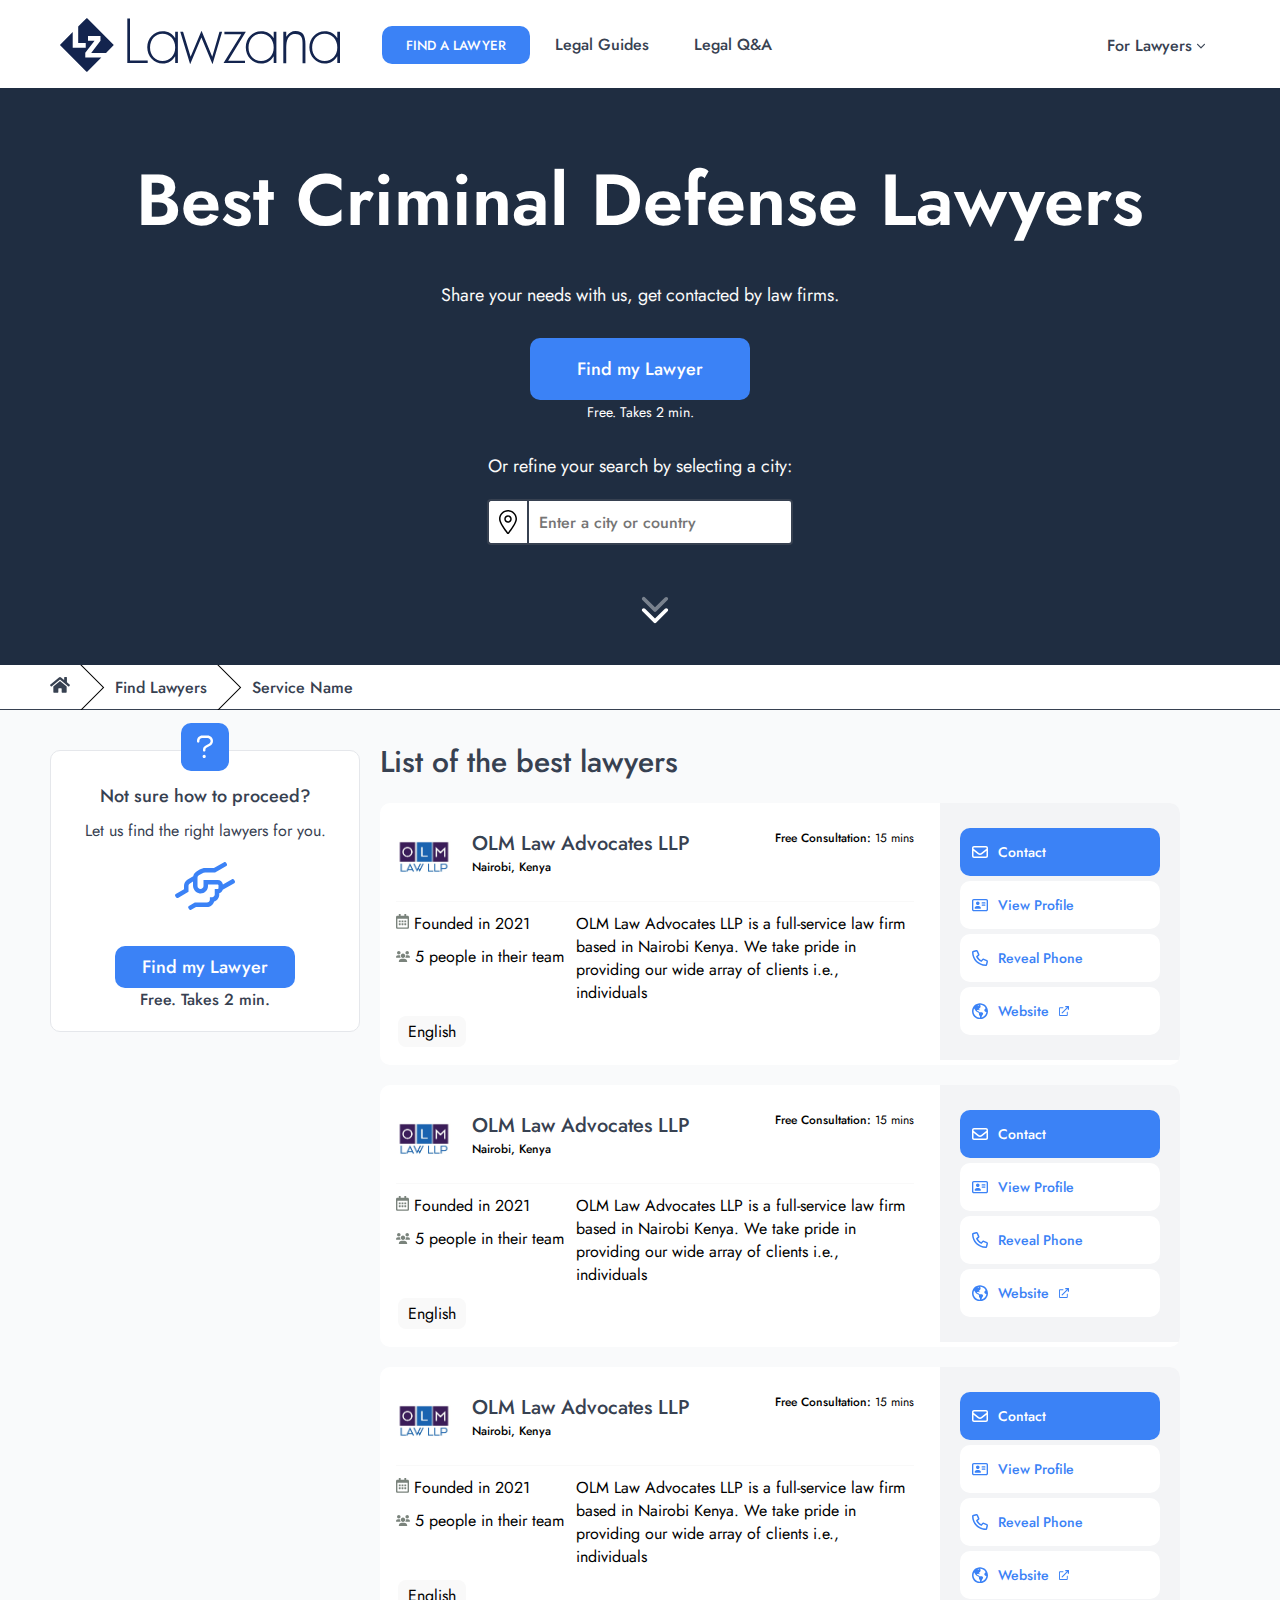
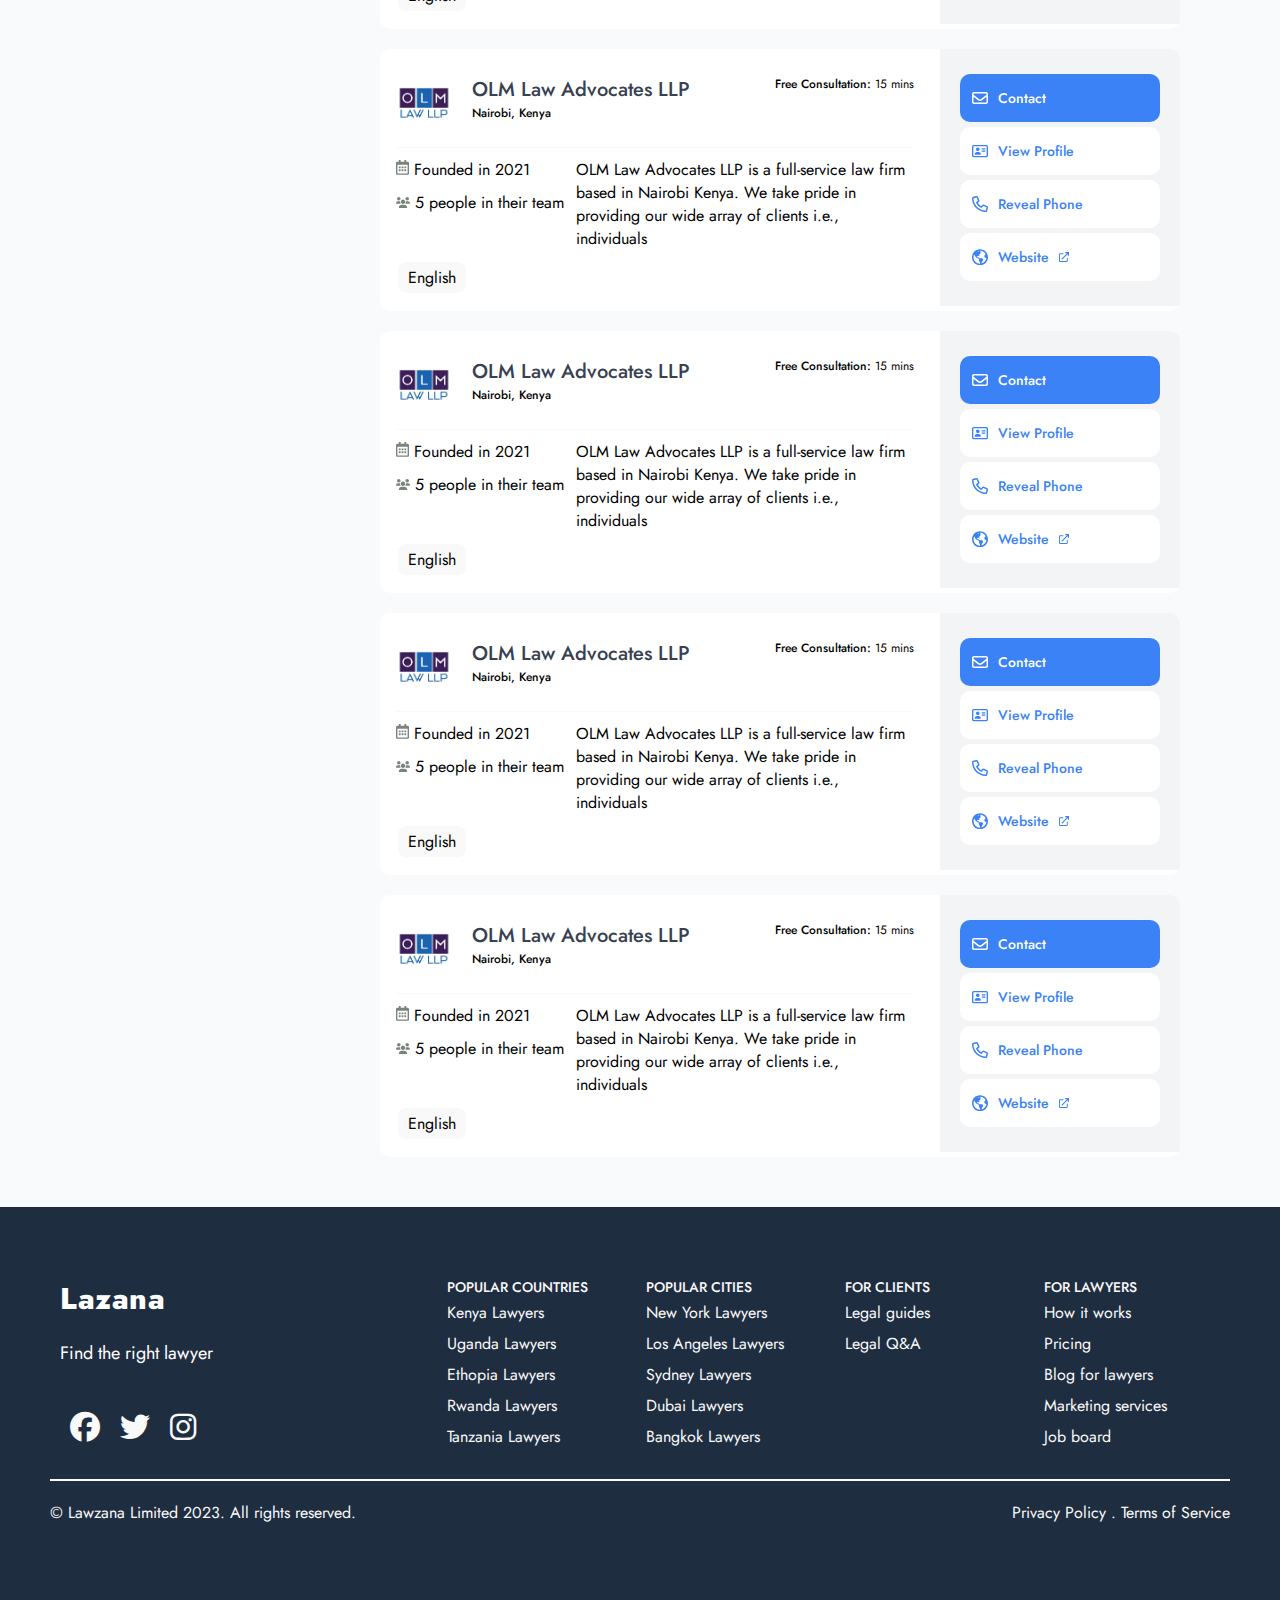
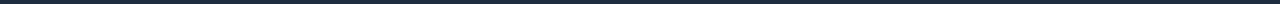
<file: Lawyers/service.html>
<!DOCTYPE html>
<html lang="en">
<head>
    <meta charset="UTF-8">
    <meta name="viewport" content="width=device-width, initial-scale=1.0">
    <title>Service</title>

    <!-- == Style == -->
    <link rel="stylesheet" href="css/style.css">
    <link rel="stylesheet" href="css/responsive.css">

    <!-- == Fonts == -->
    <link rel="preconnect" href="https://fonts.googleapis.com">
    <link rel="preconnect" href="https://fonts.gstatic.com" crossorigin>
    <link href="https://fonts.googleapis.com/css2?family=Jost:wght@100;200;300;400;500;600;700;800;900&display=swap"
        rel="stylesheet">

    <!-- == Icons == -->
    <link rel="stylesheet" href="https://cdnjs.cloudflare.com/ajax/libs/font-awesome/6.2.0/css/all.min.css"
        crossorigin="anonymous" />
    <script src="https://cdnjs.cloudflare.com/ajax/libs/jquery/2.2.4/jquery.min.js"></script>
    <script src="https://cdnjs.cloudflare.com/ajax/libs/jquery/3.3.1/jquery.min.js"></script>
    
    <!-- ==  == -->

</head>
<body>
    <!-- == Header == -->
        <header>
            <nav>
                <div class="nav-container container">
                    <div class="logo">
                        <a href="index.html">
                            <?xml version="1.0" encoding="UTF-8" standalone="no"?>
                            <svg xmlns:dc="http://purl.org/dc/elements/1.1/" xmlns:cc="http://creativecommons.org/ns#"
                                xmlns:rdf="http://www.w3.org/1999/02/22-rdf-syntax-ns#"
                                xmlns:svg="http://www.w3.org/2000/svg" xmlns="http://www.w3.org/2000/svg"
                                viewBox="0 0 300 90" height="90" width="300" xml:space="preserve" id="svg2" version="1.1">
                                <metadata id="metadata8">
                                    <rdf:RDF>
                                        <cc:Work rdf:about="">
                                            <dc:format>image/svg+xml</dc:format>
                                            <dc:type rdf:resource="http://purl.org/dc/dcmitype/StillImage" />
                                            <dc:title></dc:title>
                                        </cc:Work>
                                    </rdf:RDF>
                                </metadata>
                                <defs id="defs6">
                                    <clipPath id="clipPath34" clipPathUnits="userSpaceOnUse">
                                        <path id="path32" d="M 0,1200 H 2417.432 V 0 H 0 Z" />
                                    </clipPath>
                                </defs>
                                <g transform="matrix(1.3333333,0,0,-1.3333333,0,1600)" id="g10">
                                    <g transform="matrix(0.09205585,0,0,0.09205585,1.0064979,1110.5717)" id="g28">
                                        <g clip-path="url(#clipPath34)" id="g30">
                                            <g transform="translate(506.776,607.8071)" id="g36">
                                                <path id="path38"
                                                    style="fill:#13244e;fill-opacity:1;fill-rule:nonzero;stroke:none"
                                                    d="m 0,0 -214.527,214.527 c -1.643,1.644 -4.308,1.644 -5.952,0 l -67.522,-67.523 V 13.662 h 61.399 v -38.209 h -106.071 v 0.001 126.879 L -435.005,0 c -1.643,-1.644 -1.643,-4.308 0,-5.951 l 214.526,-214.527 c 1.644,-1.643 4.309,-1.643 5.952,0 l 115.126,115.125 h -130.925 v 38.208 h 0.032 l -0.018,0.015 75.708,98.799 h -53.477 v 38.208 h 101.608 V 31.669 h -0.006 l 0.006,-0.005 -75.714,-98.809 H -61.193 L 0,-5.951 C 1.644,-4.308 1.644,-1.644 0,0" />
                                            </g>
                                            <g transform="translate(2070.1606,456.7564)" id="g40">
                                                <path id="path42"
                                                    style="fill:#13244e;fill-opacity:1;fill-rule:nonzero;stroke:none"
                                                    d="m 0,0 v 154.344 c 0,33.265 -5.538,59.438 -16.602,78.523 -11.072,19.083 -32.432,28.626 -64.096,28.626 -15.192,0 -28.958,-3.547 -41.314,-10.637 -12.355,-7.097 -23.814,-18.634 -34.366,-34.622 v 39.843 h -23.939 V 0 h 23.939 v 126.877 c 0,12.634 0.9,25.66 2.703,39.071 1.798,13.405 5.341,25.398 10.619,35.974 5.274,10.571 12.675,19.275 22.201,26.11 9.523,6.829 22.135,10.251 37.841,10.251 13.64,0 24.327,-2.192 32.048,-6.574 7.722,-4.391 13.707,-10.319 17.954,-17.794 4.247,-7.483 6.885,-16.381 7.916,-26.691 1.025,-10.319 1.544,-21.276 1.544,-32.88 L -23.552,0 Z M 116.021,231.577 C 103.673,225.888 92.988,218.117 83.903,208.219 74.817,198.321 67.67,186.564 62.453,172.864 57.249,159.203 54.641,144.387 54.64,128.37 54.641,112.004 57.252,97.113 62.45,83.634 67.666,70.1 74.813,58.415 83.904,48.519 c 9.08,-9.9 19.754,-17.58 32.093,-23.097 12.293,-5.503 25.723,-8.258 40.37,-8.26 14.985,0.002 28.665,2.761 41.131,8.266 12.499,5.519 23.345,13.205 32.598,23.109 9.247,9.893 16.466,21.57 21.686,35.097 5.192,13.479 7.81,28.371 7.812,44.736 -0.002,16.016 -2.618,30.833 -7.815,44.494 -5.221,13.693 -12.441,25.443 -21.683,35.338 -9.257,9.901 -20.114,17.677 -32.622,23.369 -12.461,5.657 -26.132,8.501 -41.107,8.503 -14.637,-0.002 -28.056,-2.843 -40.346,-8.497 m 165.581,24.521 V 0.642 H 259.594 V 56.817 C 248.355,38.248 234.699,23.739 218.575,13.506 200.852,2.253 180.21,-3.355 156.867,-3.35 139.578,-3.352 123.242,0.05 107.956,6.844 92.691,13.623 79.424,23.062 68.223,35.117 57.031,47.152 48.208,61.235 41.79,77.3 c -6.445,16.098 -9.661,33.315 -9.659,51.568 -0.002,17.916 3.127,34.872 9.404,50.806 6.256,15.907 15,29.828 26.202,41.712 11.198,11.877 24.451,21.302 39.698,28.251 15.304,6.967 31.975,10.454 49.93,10.452 23.326,0.005 44.265,-5.341 62.626,-16.057 16.522,-9.632 29.726,-23.656 39.603,-41.824 v 53.89 z m -683.775,-24.521 c -12.348,-5.689 -23.033,-13.46 -32.118,-23.358 -9.086,-9.898 -16.232,-21.655 -21.449,-35.355 -5.204,-13.661 -7.814,-28.477 -7.815,-44.494 0.001,-16.366 2.613,-31.257 7.811,-44.736 5.216,-13.534 12.363,-25.219 21.454,-35.115 9.08,-9.9 19.754,-17.58 32.094,-23.097 12.292,-5.503 25.722,-8.258 40.369,-8.26 14.984,0.002 28.666,2.761 41.131,8.266 12.499,5.519 23.346,13.205 32.597,23.109 9.248,9.893 16.467,21.57 21.687,35.097 5.191,13.479 7.811,28.371 7.812,44.736 -0.002,16.016 -2.618,30.833 -7.815,44.494 -5.222,13.693 -12.441,25.443 -21.684,35.338 -9.256,9.901 -20.113,17.677 -32.621,23.369 -12.462,5.657 -26.132,8.501 -41.107,8.503 -14.637,-0.002 -28.057,-2.843 -40.346,-8.497 m 143.573,24.521 h 22.007 V 0.642 H -258.6 v 56.175 c -11.238,-18.57 -24.894,-33.078 -41.018,-43.311 -17.725,-11.253 -38.366,-16.861 -61.708,-16.856 -17.29,-0.002 -33.626,3.4 -48.912,10.194 -15.265,6.779 -28.531,16.218 -39.734,28.273 -11.191,12.035 -20.014,26.118 -26.432,42.183 -6.445,16.098 -9.66,33.315 -9.659,51.568 -0.001,17.916 3.127,34.872 9.404,50.806 6.256,15.907 15,29.828 26.202,41.712 11.198,11.877 24.451,21.302 39.697,28.251 15.305,6.967 31.976,10.454 49.931,10.452 23.326,0.005 44.265,-5.341 62.626,-16.057 16.521,-9.632 29.727,-23.656 39.603,-41.824 z M -485.51,255.6 h -174.638 v -20.014 h 137.675 L -667.131,0.642 h 174.649 V 20.655 H -629.668 Z M -759.293,53.18 -846.651,264.624 -935.574,53 -996.939,255.6 h -22.734 l 0.988,-3.257 79.355,-261.62 91.648,219.36 90.696,-219.478 78.305,264.995 h -21.735 z m -445.468,178.397 c -12.348,-5.689 -23.033,-13.46 -32.118,-23.358 -9.086,-9.898 -16.232,-21.655 -21.449,-35.355 -5.205,-13.661 -7.813,-28.477 -7.814,-44.494 10e-4,-16.366 2.612,-31.257 7.81,-44.736 5.216,-13.534 12.363,-25.219 21.454,-35.115 9.08,-9.9 19.754,-17.58 32.093,-23.097 12.293,-5.503 25.723,-8.258 40.37,-8.26 14.984,0.002 28.666,2.761 41.131,8.266 12.499,5.519 23.346,13.205 32.598,23.109 9.247,9.893 16.466,21.57 21.686,35.097 5.192,13.479 7.811,28.371 7.811,44.736 -10e-4,16.016 -2.617,30.833 -7.814,44.494 -5.221,13.693 -12.441,25.443 -21.683,35.338 -9.257,9.901 -20.114,17.677 -32.622,23.369 -12.461,5.657 -26.132,8.501 -41.107,8.503 -14.638,-0.002 -28.057,-2.843 -40.346,-8.497 m 143.572,24.521 h 22.008 V 0.642 h -22.008 v 56.175 c -11.237,-18.57 -24.893,-33.078 -41.018,-43.311 -17.724,-11.253 -38.365,-16.861 -61.708,-16.856 -17.289,-0.002 -33.626,3.4 -48.912,10.194 -15.264,6.779 -28.531,16.218 -39.732,28.273 -11.192,12.035 -20.015,26.118 -26.433,42.183 -6.445,16.098 -9.661,33.315 -9.659,51.568 0,17.916 3.127,34.872 9.404,50.806 6.256,15.907 15,29.828 26.201,41.712 11.198,11.877 24.452,21.302 39.698,28.251 15.305,6.967 31.976,10.454 49.931,10.452 23.326,0.005 44.265,-5.341 62.626,-16.057 16.522,-9.632 29.727,-23.656 39.602,-41.824 z M -1429.251,21.153 h 144.159 V 0.642 h -166.168 v 361.674 2.525 h 22.009 z" />
                                            </g>
                                        </g>
                                    </g>
                                </g>
                            </svg>
                        </a>
                    </div>
                    <div class="links" id="links">
                        <div class="cancel">
                            <span class="cancel-btn"><i class="fas fa-times"></i></span>
                        </div>
                        <div class="menu-item-lf">
                            <button class="find-btn">FIND A LAWYER</button>
                            <a href="#">Legal Guides</a>
                            <a href="#">Legal Q&A</a>
                        </div>
                        <div class="dropdown">
                            <button class="dropbtn">For Lawyers <svg xmlns="http://www.w3.org/2000/svg" viewBox="0 0 448 512" fill="currentColor" width="8" class="ml-2 h-3 w-3"><path d="M224 416c-8.188 0-16.38-3.125-22.62-9.375l-192-192c-12.5-12.5-12.5-32.75 0-45.25s32.75-12.5 45.25 0L224 338.8l169.4-169.4c12.5-12.5 32.75-12.5 45.25 0s12.5 32.75 0 45.25l-192 192C240.4 412.9 232.2 416 224 416z"></path></svg></button>
                            <div class="dropdown-content">
                            <div class="dropdown-extras">
                                <div class="drop-extra">
                                    <h4>FOR LAWYERS</h4>
                                    <div class="drop-extra-links">
                                        <a href="#">Marketing services</a>
                                        <a href="#">SEO for law firms</a>
                                        <a href="#">Legal copywriting</a>
                                        <a href="#">Social media management</a>
                                        <a href="#">Google Ads for law firms</a>
                                        <a href="#">Legal job board</a>
                                    </div>
                                </div>
                                <div class="drop-extra">
                                    <h4>MEMBERSHIP</h4>
                                    <div class="drop-extra-links">
                                        <a href="#">How it works</a>
                                        <a href="#">Pricing</a>
                                        <div class="drop-extras-btns">
                                            <button class="login">Login</button>
                                            <span>or</span>
                                            <button class="register">Register</button>
                                        </div>
                                    </div>
                                </div>
                            </div>
                            </div>
                        </div>
                    </div>
                    <div class="menu-bar">
                        <span class="menu-btn">
                            <svg xmlns="http://www.w3.org/2000/svg" width="42" height="42" viewBox="0 0 42 42" fill="none">
                                <g clip-path="url(#clip0_302_221)">
                                    <path fill-rule="evenodd" clip-rule="evenodd"
                                        d="M0 9.84375C0 9.32161 0.207421 8.82085 0.576634 8.45163C0.945846 8.08242 1.44661 7.875 1.96875 7.875H40.0312C40.5534 7.875 41.0542 8.08242 41.4234 8.45163C41.7926 8.82085 42 9.32161 42 9.84375C42 10.3659 41.7926 10.8667 41.4234 11.2359C41.0542 11.6051 40.5534 11.8125 40.0312 11.8125H1.96875C1.44661 11.8125 0.945846 11.6051 0.576634 11.2359C0.207421 10.8667 0 10.3659 0 9.84375ZM0 21C0 20.4779 0.207421 19.9771 0.576634 19.6079C0.945846 19.2387 1.44661 19.0312 1.96875 19.0312H40.0312C40.5534 19.0312 41.0542 19.2387 41.4234 19.6079C41.7926 19.9771 42 20.4779 42 21C42 21.5221 41.7926 22.0229 41.4234 22.3921C41.0542 22.7613 40.5534 22.9688 40.0312 22.9688H1.96875C1.44661 22.9688 0.945846 22.7613 0.576634 22.3921C0.207421 22.0229 0 21.5221 0 21ZM1.96875 30.1875C1.44661 30.1875 0.945846 30.3949 0.576634 30.7641C0.207421 31.1333 0 31.6341 0 32.1562C0 32.6784 0.207421 33.1792 0.576634 33.5484C0.945846 33.9176 1.44661 34.125 1.96875 34.125H40.0312C40.5534 34.125 41.0542 33.9176 41.4234 33.5484C41.7926 33.1792 42 32.6784 42 32.1562C42 31.6341 41.7926 31.1333 41.4234 30.7641C41.0542 30.3949 40.5534 30.1875 40.0312 30.1875H1.96875Z"
                                        fill="black" />
                                </g>
                                <defs>
                                    <clipPath id="clip0_302_221">
                                        <rect width="42" height="42" fill="white" />
                                    </clipPath>
                                </defs>
                            </svg>
                        </span>
                    </div>
                </div>
            </nav>
        </header>
    <!-- == || Header == -->

    <!-- == Main == -->
        <main>
            <section class="service-bn">
                <div class="service-bn-container container">
                    <h1 class="title">Best Criminal Defense Lawyers</h1>
                    <p class="p-info">Share your needs with us, get contacted by law firms.</p>
                    <div class="service-btn">
                        <button>Find my Lawyer</button><br>
                        <span>Free. Takes 2 min.</span>
                    </div>
                    <p class="p-info-nd">Or refine your search by selecting a city:</p>
                    <div class="service-form">
                        <div class="icon">
                            <svg xmlns="http://www.w3.org/2000/svg" viewBox="0 0 384 512" fill="currentColor" width="18" class=""><path d="M272 192C272 236.2 236.2 272 192 272C147.8 272 112 236.2 112 192C112 147.8 147.8 112 192 112C236.2 112 272 147.8 272 192zM192 240C218.5 240 240 218.5 240 192C240 165.5 218.5 144 192 144C165.5 144 144 165.5 144 192C144 218.5 165.5 240 192 240zM384 192C384 279.4 267 435 215.7 499.2C203.4 514.5 180.6 514.5 168.3 499.2C116.1 435 0 279.4 0 192C0 85.96 85.96 0 192 0C298 0 384 85.96 384 192H384zM192 32C103.6 32 32 103.6 32 192C32 207.6 37.43 229 48.56 255.4C59.47 281.3 74.8 309.4 92.14 337.5C126.2 392.8 166.6 445.7 192 477.6C217.4 445.7 257.8 392.8 291.9 337.5C309.2 309.4 324.5 281.3 335.4 255.4C346.6 229 352 207.6 352 192C352 103.6 280.4 32 192 32z"></path></svg>
                        </div>
                        <form action="/">
                            <input type="text" placeholder="Enter a city or country">
                        </form>
                    </div>
                    <div class="arrow-dwn">
                        <svg xmlns="http://www.w3.org/2000/svg" viewBox="0 0 448 512" fill="currentColor" width="30" height="30" class=""><defs><style>.fa-secondary{opacity:.4}</style></defs><path class="fa-primary" d="M224 480c-8.188 0-16.38-3.125-22.62-9.375l-192-192c-12.5-12.5-12.5-32.75 0-45.25s32.75-12.5 45.25 0L224 402.8l169.4-169.4c12.5-12.5 32.75-12.5 45.25 0s12.5 32.75 0 45.25l-192 192C240.4 476.9 232.2 480 224 480z"></path><path class="fa-secondary" d="M224 288C215.8 288 207.6 284.9 201.4 278.6l-192-192c-12.5-12.5-12.5-32.75 0-45.25s32.75-12.5 45.25 0L224 210.8l169.4-169.4c12.5-12.5 32.75-12.5 45.25 0s12.5 32.75 0 45.25l-192 192C240.4 284.9 232.2 288 224 288z"></path></svg>
                    </div>
                </div>
            </section>
            <section class="service-listings">
                <div class="sv-lg-breadcrumb">
                    <div class="sv-lg-bc-holder container">
                        <a href="#">
                            <svg xmlns="http://www.w3.org/2000/svg" viewBox="0 0 576 512" fill="currentColor" width="20" class=""><!-- Font Awesome Pro 5.15.4 by @fontawesome - https://fontawesome.com License - https://fontawesome.com/license (Commercial License) --><path d="M280.37 148.26L96 300.11V464a16 16 0 0 0 16 16l112.06-.29a16 16 0 0 0 15.92-16V368a16 16 0 0 1 16-16h64a16 16 0 0 1 16 16v95.64a16 16 0 0 0 16 16.05L464 480a16 16 0 0 0 16-16V300L295.67 148.26a12.19 12.19 0 0 0-15.3 0zM571.6 251.47L488 182.56V44.05a12 12 0 0 0-12-12h-56a12 12 0 0 0-12 12v72.61L318.47 43a48 48 0 0 0-61 0L4.34 251.47a12 12 0 0 0-1.6 16.9l25.5 31A12 12 0 0 0 45.15 301l235.22-193.74a12.19 12.19 0 0 1 15.3 0L530.9 301a12 12 0 0 0 16.9-1.6l25.5-31a12 12 0 0 0-1.7-16.93z"></path></svg>
                        </a>
                        <span class="icon">
                            <svg class="flex-shrink-0 w-6 h-full text-gray-200" viewBox="0 0 24 44" preserveAspectRatio="none" fill="currentColor" xmlns="http://www.w3.org/2000/svg" aria-hidden="true">
                                <path d="M.293 0l22 22-22 22h1.414l22-22-22-22H.293z"></path>
                            </svg>
                        </span>
                        <a href="#">Find Lawyers</a>
                        <span class="icon">
                            <svg class="flex-shrink-0 w-6 h-full text-gray-200" viewBox="0 0 24 44" preserveAspectRatio="none" fill="currentColor" xmlns="http://www.w3.org/2000/svg" aria-hidden="true">
                                <path d="M.293 0l22 22-22 22h1.414l22-22-22-22H.293z"></path>
                            </svg>
                        </span>
                        <span class="s-name">Service Name</span>
                    </div>
                </div>
                <div class="s-listings">
                    <div class="sv-lg-container container">
                        <div class="side-lft">
                            <div class="side-lg-card">
                                <div class="icon">
                                    <svg xmlns="http://www.w3.org/2000/svg" viewBox="0 0 320 512" fill="currentColor" width="16" class="ml-1 inline-flex"><path d="M144 416c-17.67 0-32 14.33-32 32s14.33 32.01 32 32.01s32-14.34 32-32.01S161.7 416 144 416zM211.2 32H104C46.66 32 0 78.66 0 136v16C0 165.3 10.75 176 24 176S48 165.3 48 152v-16c0-30.88 25.12-56 56-56h107.2C244.7 80 272 107.3 272 140.8c0 22.66-12.44 43.27-32.5 53.81L167 232.8C137.1 248 120 277.9 120 310.6V328c0 13.25 10.75 24.01 24 24.01S168 341.3 168 328V310.6c0-14.89 8.188-28.47 21.38-35.41l72.47-38.14C297.7 218.2 320 181.3 320 140.8C320 80.81 271.2 32 211.2 32z"></path></svg>
                                </div>
                                <div class="card-info">
                                    <h2>Not sure how to proceed?</h2>
                                    <p>Let us find the right lawyers for you.</p>
                                </div>
                                <div class="icon-nd">
                                    <svg xmlns="http://www.w3.org/2000/svg" viewBox="0 0 640 512" fill="currentColor" width="60" class="inline-flex mb-4 text-blue-100"><!-- Font Awesome Pro 5.15.4 by @fontawesome - https://fontawesome.com License - https://fontawesome.com/license (Commercial License) --><path d="M637.9 203.9l-8-13.9c-4.4-7.7-14.2-10.3-21.9-5.9l-96.7 56.4c-3.7-27.4-26.9-48.6-55.3-48.6H304v64c0 17.6-14.3 32-32 32s-32-14.4-32-32v-86.3c0-11 5.7-21.3 15-27.1l33.4-20.9c10.2-6.4 21.9-9.7 33.9-9.7h105.3l119.8-68.2c7.7-4.4 10.4-14.1 6-21.8L545.5 8c-4.4-7.7-14.1-10.4-21.8-6L415 64h-92.7c-21 0-41.5 5.9-59.3 17l-33.5 20.9c-18.3 11.4-30.6 29.4-35.2 49.8l-59.4 35.6C110.8 201.8 96 227.9 96 256.1v34.1L8 341c-7.7 4.4-10.3 14.2-5.9 21.9l8 13.9c4.4 7.7 14.2 10.3 21.9 5.9L144 318v-61.8c0-11.3 5.9-21.8 15.6-27.6L192 209v42.2c0 41.8 30 80.1 71.7 84.3 47.9 4.9 88.3-32.7 88.3-79.6v-16h104c4.4 0 8 3.6 8 8v32c0 4.4-3.6 8-8 8h-32v60c0 15.4-12.5 27.8-27.8 27.8h-24.1v24c0 17.8-14.4 32.2-32.2 32.2H211.3l-62.8 36.3c-7.7 4.4-10.3 14.2-5.9 21.9l8 13.9c4.4 7.7 14.2 10.3 21.9 5.9l51.6-29.9h115.8c36.9 0 68.1-25.1 77.4-59.2 31.5-9.2 54.7-38.4 54.7-72.8v-14.3c17.6-5.3 31.5-19 37.1-36.4L632 225.8c7.7-4.5 10.3-14.2 5.9-21.9z"></path></svg>
                                </div>
                                <button>Find my Lawyer</button> <br>
                                <span class="btm">Free. Takes 2 min.</span>
                            </div>
                        </div>
                        <div class="side-rgt">
                            <div class="side-rgt-head">
                                <h2>List of the best lawyers</h2>
                            </div>
                            <div class="side-rgt-cards">
                                <div class="side-rgt-card">
                                    <div class="profile-info">
                                        <div class="p-top">
                                            <div class="p-top-left">
                                                <div class="p-image">
                                                    <img src="css/img/profile image.jpg" alt="">
                                                </div>
                                                <div class="p-name">
                                                    <h2>OLM Law Advocates LLP</h2>
                                                    <p>Nairobi, Kenya</p>
                                                </div>
                                            </div>
                                            <div class="p-top-right">
                                                <p>Free Consultation: <span>15 mins</span></p>
                                            </div>
                                        </div>
                                        <div class="p-btm">
                                            <div class="p-btm-left">
                                                <p><svg xmlns="http://www.w3.org/2000/svg" viewBox="0 0 448 512" fill="#7a837c" width="13" class=""><!-- Font Awesome Pro 5.15.4 by @fontawesome - https://fontawesome.com License - https://fontawesome.com/license (Commercial License) --><path d="M148 288h-40c-6.6 0-12-5.4-12-12v-40c0-6.6 5.4-12 12-12h40c6.6 0 12 5.4 12 12v40c0 6.6-5.4 12-12 12zm108-12v-40c0-6.6-5.4-12-12-12h-40c-6.6 0-12 5.4-12 12v40c0 6.6 5.4 12 12 12h40c6.6 0 12-5.4 12-12zm96 0v-40c0-6.6-5.4-12-12-12h-40c-6.6 0-12 5.4-12 12v40c0 6.6 5.4 12 12 12h40c6.6 0 12-5.4 12-12zm-96 96v-40c0-6.6-5.4-12-12-12h-40c-6.6 0-12 5.4-12 12v40c0 6.6 5.4 12 12 12h40c6.6 0 12-5.4 12-12zm-96 0v-40c0-6.6-5.4-12-12-12h-40c-6.6 0-12 5.4-12 12v40c0 6.6 5.4 12 12 12h40c6.6 0 12-5.4 12-12zm192 0v-40c0-6.6-5.4-12-12-12h-40c-6.6 0-12 5.4-12 12v40c0 6.6 5.4 12 12 12h40c6.6 0 12-5.4 12-12zm96-260v352c0 26.5-21.5 48-48 48H48c-26.5 0-48-21.5-48-48V112c0-26.5 21.5-48 48-48h48V12c0-6.6 5.4-12 12-12h40c6.6 0 12 5.4 12 12v52h128V12c0-6.6 5.4-12 12-12h40c6.6 0 12 5.4 12 12v52h48c26.5 0 48 21.5 48 48zm-48 346V160H48v298c0 3.3 2.7 6 6 6h340c3.3 0 6-2.7 6-6z"></path></svg> Founded in 2021</p>
                                                <p><svg xmlns="http://www.w3.org/2000/svg" viewBox="0 0 640 512" fill="#7a837c" width="14" class=""><path d="M319.9 320c57.41 0 103.1-46.56 103.1-104c0-57.44-46.54-104-103.1-104c-57.41 0-103.1 46.56-103.1 104C215.9 273.4 262.5 320 319.9 320zM369.9 352H270.1C191.6 352 128 411.7 128 485.3C128 500.1 140.7 512 156.4 512h327.2C499.3 512 512 500.1 512 485.3C512 411.7 448.4 352 369.9 352zM512 160c44.18 0 80-35.82 80-80S556.2 0 512 0c-44.18 0-80 35.82-80 80S467.8 160 512 160zM183.9 216c0-5.449 .9824-10.63 1.609-15.91C174.6 194.1 162.6 192 149.9 192H88.08C39.44 192 0 233.8 0 285.3C0 295.6 7.887 304 17.62 304h199.5C196.7 280.2 183.9 249.7 183.9 216zM128 160c44.18 0 80-35.82 80-80S172.2 0 128 0C83.82 0 48 35.82 48 80S83.82 160 128 160zM551.9 192h-61.84c-12.8 0-24.88 3.037-35.86 8.24C454.8 205.5 455.8 210.6 455.8 216c0 33.71-12.78 64.21-33.16 88h199.7C632.1 304 640 295.6 640 285.3C640 233.8 600.6 192 551.9 192z"></path></svg> 5 people in their team</p>
                                            </div>
                                            <div class="p-btm-right">
                                                <p>OLM Law Advocates LLP is a full-service law firm based in Nairobi Kenya. We take pride in providing our wide array of clients i.e., individuals</p>
                                            </div>
                                        </div>
                                        <div class="p-tags">
                                            <span>English</span>
                                        </div>
                                    </div>
                                    <div class="profile-access">
                                        <button class="btn-p-success-tp"><svg xmlns="http://www.w3.org/2000/svg" viewBox="0 0 512 512" fill="currentColor" width="16" class="inline-flex mr-2
                                            align-bottom"><path d="M0 128C0 92.65 28.65 64 64 64H448C483.3 64 512 92.65 512 128V384C512 419.3 483.3 448 448 448H64C28.65 448 0 419.3 0 384V128zM48 128V150.1L220.5 291.7C241.1 308.7 270.9 308.7 291.5 291.7L464 150.1V127.1C464 119.2 456.8 111.1 448 111.1H64C55.16 111.1 48 119.2 48 127.1L48 128zM48 212.2V384C48 392.8 55.16 400 64 400H448C456.8 400 464 392.8 464 384V212.2L322 328.8C283.6 360.3 228.4 360.3 189.1 328.8L48 212.2z"></path></svg> Contact</button>
                                        <button class="btn-p-success"><svg xmlns="http://www.w3.org/2000/svg" viewBox="0 0 576 512" fill="currentColor" width="16" class="inline-flex mr-2 align-bottom"><path d="M208 256c35.35 0 64-28.65 64-64c0-35.35-28.65-64-64-64s-64 28.65-64 64C144 227.3 172.7 256 208 256zM464 232h-96c-13.25 0-24 10.75-24 24s10.75 24 24 24h96c13.25 0 24-10.75 24-24S477.3 232 464 232zM240 288h-64C131.8 288 96 323.8 96 368C96 376.8 103.2 384 112 384h192c8.836 0 16-7.164 16-16C320 323.8 284.2 288 240 288zM464 152h-96c-13.25 0-24 10.75-24 24s10.75 24 24 24h96c13.25 0 24-10.75 24-24S477.3 152 464 152zM512 32H64C28.65 32 0 60.65 0 96v320c0 35.35 28.65 64 64 64h448c35.35 0 64-28.65 64-64V96C576 60.65 547.3 32 512 32zM528 416c0 8.822-7.178 16-16 16H64c-8.822 0-16-7.178-16-16V96c0-8.822 7.178-16 16-16h448c8.822 0 16 7.178 16 16V416z"></path></svg> View Profile</button>
                                        <button class="btn-p-success"><svg xmlns="http://www.w3.org/2000/svg" viewBox="0 0 512 512" fill="currentColor" width="16" class="inline-flex mr-2
                                            align-bottom"><path d="M480.3 320.3L382.1 278.2c-21.41-9.281-46.64-3.109-61.2 14.95l-27.44 33.5c-44.78-25.75-82.29-63.25-108-107.1l33.55-27.48c17.91-14.62 24.09-39.7 15.02-61.05L191.7 31.53c-10.16-23.2-35.34-35.86-59.87-30.19l-91.25 21.06C16.7 27.86 0 48.83 0 73.39c0 241.9 196.7 438.6 438.6 438.6c24.56 0 45.53-16.69 50.1-40.53l21.06-91.34C516.4 355.5 503.6 330.3 480.3 320.3zM463.9 369.3l-21.09 91.41c-.4687 1.1-2.109 3.281-4.219 3.281c-215.4 0-390.6-175.2-390.6-390.6c0-2.094 1.297-3.734 3.344-4.203l91.34-21.08c.3125-.0781 .6406-.1094 .9531-.1094c1.734 0 3.359 1.047 4.047 2.609l42.14 98.33c.75 1.766 .25 3.828-1.25 5.062L139.8 193.1c-8.625 7.062-11.25 19.14-6.344 29.14c33.01 67.23 88.26 122.5 155.5 155.5c9.1 4.906 22.09 2.281 29.16-6.344l40.01-48.87c1.109-1.406 3.187-1.938 4.922-1.125l98.26 42.09C463.2 365.2 464.3 367.3 463.9 369.3z"></path></svg> Reveal Phone</button>
                                        <button class="btn-p-success"><svg xmlns="http://www.w3.org/2000/svg" viewBox="0 0 496 512" fill="currentColor" width="16" class="inline-flex
                                            mr-2 align-bottom"><!-- Font Awesome Pro 5.15.4 by @fontawesome - https://fontawesome.com License - https://fontawesome.com/license (Commercial License) --><path d="M248 8C111 8 0 119 0 256s111 248 248 248 248-111 248-248S385 8 248 8zm-32 50.8v11.3c0 11.9-12.5 19.6-23.2 14.3l-24-12c14.9-6.4 30.7-10.9 47.2-13.6zm32 369.8V456c-110.3 0-200-89.7-200-200 0-29.1 6.4-56.7 17.6-81.7 9.9 14.7 25.2 37.4 34.6 51.1 5.2 7.6 11.2 14.6 18.1 20.7l.8.7c9.5 8.6 20.2 16 31.6 21.8 14 7 34.4 18.2 48.8 26.1 10.2 5.6 16.5 16.3 16.5 28v32c0 8.5 3.4 16.6 9.4 22.6 15 15.1 24.3 38.7 22.6 51.3zm42.7 22.7l17.4-46.9c2-5.5 3.3-11.2 4.8-16.9 1.1-4 3.2-7.7 6.2-10.7l11.3-11.3c8.8-8.7 13.7-20.6 13.7-33 0-8.1-3.2-15.9-8.9-21.6l-13.7-13.7c-6-6-14.1-9.4-22.6-9.4H232c-9.4-4.7-21.5-32-32-32s-20.9-2.5-30.3-7.2l-11.1-5.5c-4-2-6.6-6.2-6.6-10.7 0-5.1 3.3-9.7 8.2-11.3l31.2-10.4c5.4-1.8 11.3-.6 15.5 3.1l9.3 8.1c1.5 1.3 3.3 2 5.2 2h5.6c6 0 9.8-6.3 7.2-11.6l-15.6-31.2c-1.6-3.1-.9-6.9 1.6-9.3l9.9-9.6c1.5-1.5 3.5-2.3 5.6-2.3h9c2.1 0 4.2-.8 5.7-2.3l8-8c3.1-3.1 3.1-8.2 0-11.3l-4.7-4.7c-3.1-3.1-3.1-8.2 0-11.3L264 112l4.7-4.7c6.2-6.2 6.2-16.4 0-22.6l-28.3-28.3c2.5-.1 5-.4 7.6-.4 78.2 0 145.8 45.2 178.7 110.7l-13 6.5c-3.7 1.9-6.9 4.7-9.2 8.1l-19.6 29.4c-5.4 8.1-5.4 18.6 0 26.6l18 27c3.3 5 8.4 8.5 14.1 10l29.2 7.3c-10.8 84-73.9 151.9-155.5 169.7z"></path></svg> Website <svg class="target" xmlns="http://www.w3.org/2000/svg" viewBox="0 0 512 512" fill="currentColor" width="10" class="ml-2 baseline"><!-- Font Awesome Pro 5.15.4 by @fontawesome - https://fontawesome.com License - https://fontawesome.com/license (Commercial License) --><path d="M497.6,0,334.4.17A14.4,14.4,0,0,0,320,14.57V47.88a14.4,14.4,0,0,0,14.69,14.4l73.63-2.72,2.06,2.06L131.52,340.49a12,12,0,0,0,0,17l23,23a12,12,0,0,0,17,0L450.38,101.62l2.06,2.06-2.72,73.63A14.4,14.4,0,0,0,464.12,192h33.31a14.4,14.4,0,0,0,14.4-14.4L512,14.4A14.4,14.4,0,0,0,497.6,0ZM432,288H416a16,16,0,0,0-16,16V458a6,6,0,0,1-6,6H54a6,6,0,0,1-6-6V118a6,6,0,0,1,6-6H208a16,16,0,0,0,16-16V80a16,16,0,0,0-16-16H48A48,48,0,0,0,0,112V464a48,48,0,0,0,48,48H400a48,48,0,0,0,48-48V304A16,16,0,0,0,432,288Z"></path></svg></button>
                                    </div>
                                </div>
                                <div class="side-rgt-card">
                                    <div class="profile-info">
                                        <div class="p-top">
                                            <div class="p-top-left">
                                                <div class="p-image">
                                                    <img src="css/img/profile image.jpg" alt="">
                                                </div>
                                                <div class="p-name">
                                                    <h2>OLM Law Advocates LLP</h2>
                                                    <p>Nairobi, Kenya</p>
                                                </div>
                                            </div>
                                            <div class="p-top-right">
                                                <p>Free Consultation: <span>15 mins</span></p>
                                            </div>
                                        </div>
                                        <div class="p-btm">
                                            <div class="p-btm-left">
                                                <p><svg xmlns="http://www.w3.org/2000/svg" viewBox="0 0 448 512" fill="#7a837c" width="13" class=""><!-- Font Awesome Pro 5.15.4 by @fontawesome - https://fontawesome.com License - https://fontawesome.com/license (Commercial License) --><path d="M148 288h-40c-6.6 0-12-5.4-12-12v-40c0-6.6 5.4-12 12-12h40c6.6 0 12 5.4 12 12v40c0 6.6-5.4 12-12 12zm108-12v-40c0-6.6-5.4-12-12-12h-40c-6.6 0-12 5.4-12 12v40c0 6.6 5.4 12 12 12h40c6.6 0 12-5.4 12-12zm96 0v-40c0-6.6-5.4-12-12-12h-40c-6.6 0-12 5.4-12 12v40c0 6.6 5.4 12 12 12h40c6.6 0 12-5.4 12-12zm-96 96v-40c0-6.6-5.4-12-12-12h-40c-6.6 0-12 5.4-12 12v40c0 6.6 5.4 12 12 12h40c6.6 0 12-5.4 12-12zm-96 0v-40c0-6.6-5.4-12-12-12h-40c-6.6 0-12 5.4-12 12v40c0 6.6 5.4 12 12 12h40c6.6 0 12-5.4 12-12zm192 0v-40c0-6.6-5.4-12-12-12h-40c-6.6 0-12 5.4-12 12v40c0 6.6 5.4 12 12 12h40c6.6 0 12-5.4 12-12zm96-260v352c0 26.5-21.5 48-48 48H48c-26.5 0-48-21.5-48-48V112c0-26.5 21.5-48 48-48h48V12c0-6.6 5.4-12 12-12h40c6.6 0 12 5.4 12 12v52h128V12c0-6.6 5.4-12 12-12h40c6.6 0 12 5.4 12 12v52h48c26.5 0 48 21.5 48 48zm-48 346V160H48v298c0 3.3 2.7 6 6 6h340c3.3 0 6-2.7 6-6z"></path></svg> Founded in 2021</p>
                                                <p><svg xmlns="http://www.w3.org/2000/svg" viewBox="0 0 640 512" fill="#7a837c" width="14" class=""><path d="M319.9 320c57.41 0 103.1-46.56 103.1-104c0-57.44-46.54-104-103.1-104c-57.41 0-103.1 46.56-103.1 104C215.9 273.4 262.5 320 319.9 320zM369.9 352H270.1C191.6 352 128 411.7 128 485.3C128 500.1 140.7 512 156.4 512h327.2C499.3 512 512 500.1 512 485.3C512 411.7 448.4 352 369.9 352zM512 160c44.18 0 80-35.82 80-80S556.2 0 512 0c-44.18 0-80 35.82-80 80S467.8 160 512 160zM183.9 216c0-5.449 .9824-10.63 1.609-15.91C174.6 194.1 162.6 192 149.9 192H88.08C39.44 192 0 233.8 0 285.3C0 295.6 7.887 304 17.62 304h199.5C196.7 280.2 183.9 249.7 183.9 216zM128 160c44.18 0 80-35.82 80-80S172.2 0 128 0C83.82 0 48 35.82 48 80S83.82 160 128 160zM551.9 192h-61.84c-12.8 0-24.88 3.037-35.86 8.24C454.8 205.5 455.8 210.6 455.8 216c0 33.71-12.78 64.21-33.16 88h199.7C632.1 304 640 295.6 640 285.3C640 233.8 600.6 192 551.9 192z"></path></svg> 5 people in their team</p>
                                            </div>
                                            <div class="p-btm-right">
                                                <p>OLM Law Advocates LLP is a full-service law firm based in Nairobi Kenya. We take pride in providing our wide array of clients i.e., individuals</p>
                                            </div>
                                        </div>
                                        <div class="p-tags">
                                            <span>English</span>
                                        </div>
                                    </div>
                                    <div class="profile-access">
                                        <button class="btn-p-success-tp"><svg xmlns="http://www.w3.org/2000/svg" viewBox="0 0 512 512" fill="currentColor" width="16" class="inline-flex mr-2
                                            align-bottom"><path d="M0 128C0 92.65 28.65 64 64 64H448C483.3 64 512 92.65 512 128V384C512 419.3 483.3 448 448 448H64C28.65 448 0 419.3 0 384V128zM48 128V150.1L220.5 291.7C241.1 308.7 270.9 308.7 291.5 291.7L464 150.1V127.1C464 119.2 456.8 111.1 448 111.1H64C55.16 111.1 48 119.2 48 127.1L48 128zM48 212.2V384C48 392.8 55.16 400 64 400H448C456.8 400 464 392.8 464 384V212.2L322 328.8C283.6 360.3 228.4 360.3 189.1 328.8L48 212.2z"></path></svg> Contact</button>
                                        <button class="btn-p-success"><svg xmlns="http://www.w3.org/2000/svg" viewBox="0 0 576 512" fill="currentColor" width="16" class="inline-flex mr-2 align-bottom"><path d="M208 256c35.35 0 64-28.65 64-64c0-35.35-28.65-64-64-64s-64 28.65-64 64C144 227.3 172.7 256 208 256zM464 232h-96c-13.25 0-24 10.75-24 24s10.75 24 24 24h96c13.25 0 24-10.75 24-24S477.3 232 464 232zM240 288h-64C131.8 288 96 323.8 96 368C96 376.8 103.2 384 112 384h192c8.836 0 16-7.164 16-16C320 323.8 284.2 288 240 288zM464 152h-96c-13.25 0-24 10.75-24 24s10.75 24 24 24h96c13.25 0 24-10.75 24-24S477.3 152 464 152zM512 32H64C28.65 32 0 60.65 0 96v320c0 35.35 28.65 64 64 64h448c35.35 0 64-28.65 64-64V96C576 60.65 547.3 32 512 32zM528 416c0 8.822-7.178 16-16 16H64c-8.822 0-16-7.178-16-16V96c0-8.822 7.178-16 16-16h448c8.822 0 16 7.178 16 16V416z"></path></svg> View Profile</button>
                                        <button class="btn-p-success"><svg xmlns="http://www.w3.org/2000/svg" viewBox="0 0 512 512" fill="currentColor" width="16" class="inline-flex mr-2
                                            align-bottom"><path d="M480.3 320.3L382.1 278.2c-21.41-9.281-46.64-3.109-61.2 14.95l-27.44 33.5c-44.78-25.75-82.29-63.25-108-107.1l33.55-27.48c17.91-14.62 24.09-39.7 15.02-61.05L191.7 31.53c-10.16-23.2-35.34-35.86-59.87-30.19l-91.25 21.06C16.7 27.86 0 48.83 0 73.39c0 241.9 196.7 438.6 438.6 438.6c24.56 0 45.53-16.69 50.1-40.53l21.06-91.34C516.4 355.5 503.6 330.3 480.3 320.3zM463.9 369.3l-21.09 91.41c-.4687 1.1-2.109 3.281-4.219 3.281c-215.4 0-390.6-175.2-390.6-390.6c0-2.094 1.297-3.734 3.344-4.203l91.34-21.08c.3125-.0781 .6406-.1094 .9531-.1094c1.734 0 3.359 1.047 4.047 2.609l42.14 98.33c.75 1.766 .25 3.828-1.25 5.062L139.8 193.1c-8.625 7.062-11.25 19.14-6.344 29.14c33.01 67.23 88.26 122.5 155.5 155.5c9.1 4.906 22.09 2.281 29.16-6.344l40.01-48.87c1.109-1.406 3.187-1.938 4.922-1.125l98.26 42.09C463.2 365.2 464.3 367.3 463.9 369.3z"></path></svg> Reveal Phone</button>
                                        <button class="btn-p-success"><svg xmlns="http://www.w3.org/2000/svg" viewBox="0 0 496 512" fill="currentColor" width="16" class="inline-flex
                                            mr-2 align-bottom"><!-- Font Awesome Pro 5.15.4 by @fontawesome - https://fontawesome.com License - https://fontawesome.com/license (Commercial License) --><path d="M248 8C111 8 0 119 0 256s111 248 248 248 248-111 248-248S385 8 248 8zm-32 50.8v11.3c0 11.9-12.5 19.6-23.2 14.3l-24-12c14.9-6.4 30.7-10.9 47.2-13.6zm32 369.8V456c-110.3 0-200-89.7-200-200 0-29.1 6.4-56.7 17.6-81.7 9.9 14.7 25.2 37.4 34.6 51.1 5.2 7.6 11.2 14.6 18.1 20.7l.8.7c9.5 8.6 20.2 16 31.6 21.8 14 7 34.4 18.2 48.8 26.1 10.2 5.6 16.5 16.3 16.5 28v32c0 8.5 3.4 16.6 9.4 22.6 15 15.1 24.3 38.7 22.6 51.3zm42.7 22.7l17.4-46.9c2-5.5 3.3-11.2 4.8-16.9 1.1-4 3.2-7.7 6.2-10.7l11.3-11.3c8.8-8.7 13.7-20.6 13.7-33 0-8.1-3.2-15.9-8.9-21.6l-13.7-13.7c-6-6-14.1-9.4-22.6-9.4H232c-9.4-4.7-21.5-32-32-32s-20.9-2.5-30.3-7.2l-11.1-5.5c-4-2-6.6-6.2-6.6-10.7 0-5.1 3.3-9.7 8.2-11.3l31.2-10.4c5.4-1.8 11.3-.6 15.5 3.1l9.3 8.1c1.5 1.3 3.3 2 5.2 2h5.6c6 0 9.8-6.3 7.2-11.6l-15.6-31.2c-1.6-3.1-.9-6.9 1.6-9.3l9.9-9.6c1.5-1.5 3.5-2.3 5.6-2.3h9c2.1 0 4.2-.8 5.7-2.3l8-8c3.1-3.1 3.1-8.2 0-11.3l-4.7-4.7c-3.1-3.1-3.1-8.2 0-11.3L264 112l4.7-4.7c6.2-6.2 6.2-16.4 0-22.6l-28.3-28.3c2.5-.1 5-.4 7.6-.4 78.2 0 145.8 45.2 178.7 110.7l-13 6.5c-3.7 1.9-6.9 4.7-9.2 8.1l-19.6 29.4c-5.4 8.1-5.4 18.6 0 26.6l18 27c3.3 5 8.4 8.5 14.1 10l29.2 7.3c-10.8 84-73.9 151.9-155.5 169.7z"></path></svg> Website <svg class="target" xmlns="http://www.w3.org/2000/svg" viewBox="0 0 512 512" fill="currentColor" width="10" class="ml-2 baseline"><!-- Font Awesome Pro 5.15.4 by @fontawesome - https://fontawesome.com License - https://fontawesome.com/license (Commercial License) --><path d="M497.6,0,334.4.17A14.4,14.4,0,0,0,320,14.57V47.88a14.4,14.4,0,0,0,14.69,14.4l73.63-2.72,2.06,2.06L131.52,340.49a12,12,0,0,0,0,17l23,23a12,12,0,0,0,17,0L450.38,101.62l2.06,2.06-2.72,73.63A14.4,14.4,0,0,0,464.12,192h33.31a14.4,14.4,0,0,0,14.4-14.4L512,14.4A14.4,14.4,0,0,0,497.6,0ZM432,288H416a16,16,0,0,0-16,16V458a6,6,0,0,1-6,6H54a6,6,0,0,1-6-6V118a6,6,0,0,1,6-6H208a16,16,0,0,0,16-16V80a16,16,0,0,0-16-16H48A48,48,0,0,0,0,112V464a48,48,0,0,0,48,48H400a48,48,0,0,0,48-48V304A16,16,0,0,0,432,288Z"></path></svg></button>
                                    </div>
                                </div>
                                <div class="side-rgt-card">
                                    <div class="profile-info">
                                        <div class="p-top">
                                            <div class="p-top-left">
                                                <div class="p-image">
                                                    <img src="css/img/profile image.jpg" alt="">
                                                </div>
                                                <div class="p-name">
                                                    <h2>OLM Law Advocates LLP</h2>
                                                    <p>Nairobi, Kenya</p>
                                                </div>
                                            </div>
                                            <div class="p-top-right">
                                                <p>Free Consultation: <span>15 mins</span></p>
                                            </div>
                                        </div>
                                        <div class="p-btm">
                                            <div class="p-btm-left">
                                                <p><svg xmlns="http://www.w3.org/2000/svg" viewBox="0 0 448 512" fill="#7a837c" width="13" class=""><!-- Font Awesome Pro 5.15.4 by @fontawesome - https://fontawesome.com License - https://fontawesome.com/license (Commercial License) --><path d="M148 288h-40c-6.6 0-12-5.4-12-12v-40c0-6.6 5.4-12 12-12h40c6.6 0 12 5.4 12 12v40c0 6.6-5.4 12-12 12zm108-12v-40c0-6.6-5.4-12-12-12h-40c-6.6 0-12 5.4-12 12v40c0 6.6 5.4 12 12 12h40c6.6 0 12-5.4 12-12zm96 0v-40c0-6.6-5.4-12-12-12h-40c-6.6 0-12 5.4-12 12v40c0 6.6 5.4 12 12 12h40c6.6 0 12-5.4 12-12zm-96 96v-40c0-6.6-5.4-12-12-12h-40c-6.6 0-12 5.4-12 12v40c0 6.6 5.4 12 12 12h40c6.6 0 12-5.4 12-12zm-96 0v-40c0-6.6-5.4-12-12-12h-40c-6.6 0-12 5.4-12 12v40c0 6.6 5.4 12 12 12h40c6.6 0 12-5.4 12-12zm192 0v-40c0-6.6-5.4-12-12-12h-40c-6.6 0-12 5.4-12 12v40c0 6.6 5.4 12 12 12h40c6.6 0 12-5.4 12-12zm96-260v352c0 26.5-21.5 48-48 48H48c-26.5 0-48-21.5-48-48V112c0-26.5 21.5-48 48-48h48V12c0-6.6 5.4-12 12-12h40c6.6 0 12 5.4 12 12v52h128V12c0-6.6 5.4-12 12-12h40c6.6 0 12 5.4 12 12v52h48c26.5 0 48 21.5 48 48zm-48 346V160H48v298c0 3.3 2.7 6 6 6h340c3.3 0 6-2.7 6-6z"></path></svg> Founded in 2021</p>
                                                <p><svg xmlns="http://www.w3.org/2000/svg" viewBox="0 0 640 512" fill="#7a837c" width="14" class=""><path d="M319.9 320c57.41 0 103.1-46.56 103.1-104c0-57.44-46.54-104-103.1-104c-57.41 0-103.1 46.56-103.1 104C215.9 273.4 262.5 320 319.9 320zM369.9 352H270.1C191.6 352 128 411.7 128 485.3C128 500.1 140.7 512 156.4 512h327.2C499.3 512 512 500.1 512 485.3C512 411.7 448.4 352 369.9 352zM512 160c44.18 0 80-35.82 80-80S556.2 0 512 0c-44.18 0-80 35.82-80 80S467.8 160 512 160zM183.9 216c0-5.449 .9824-10.63 1.609-15.91C174.6 194.1 162.6 192 149.9 192H88.08C39.44 192 0 233.8 0 285.3C0 295.6 7.887 304 17.62 304h199.5C196.7 280.2 183.9 249.7 183.9 216zM128 160c44.18 0 80-35.82 80-80S172.2 0 128 0C83.82 0 48 35.82 48 80S83.82 160 128 160zM551.9 192h-61.84c-12.8 0-24.88 3.037-35.86 8.24C454.8 205.5 455.8 210.6 455.8 216c0 33.71-12.78 64.21-33.16 88h199.7C632.1 304 640 295.6 640 285.3C640 233.8 600.6 192 551.9 192z"></path></svg> 5 people in their team</p>
                                            </div>
                                            <div class="p-btm-right">
                                                <p>OLM Law Advocates LLP is a full-service law firm based in Nairobi Kenya. We take pride in providing our wide array of clients i.e., individuals</p>
                                            </div>
                                        </div>
                                        <div class="p-tags">
                                            <span>English</span>
                                        </div>
                                    </div>
                                    <div class="profile-access">
                                        <button class="btn-p-success-tp"><svg xmlns="http://www.w3.org/2000/svg" viewBox="0 0 512 512" fill="currentColor" width="16" class="inline-flex mr-2
                                            align-bottom"><path d="M0 128C0 92.65 28.65 64 64 64H448C483.3 64 512 92.65 512 128V384C512 419.3 483.3 448 448 448H64C28.65 448 0 419.3 0 384V128zM48 128V150.1L220.5 291.7C241.1 308.7 270.9 308.7 291.5 291.7L464 150.1V127.1C464 119.2 456.8 111.1 448 111.1H64C55.16 111.1 48 119.2 48 127.1L48 128zM48 212.2V384C48 392.8 55.16 400 64 400H448C456.8 400 464 392.8 464 384V212.2L322 328.8C283.6 360.3 228.4 360.3 189.1 328.8L48 212.2z"></path></svg> Contact</button>
                                        <button class="btn-p-success"><svg xmlns="http://www.w3.org/2000/svg" viewBox="0 0 576 512" fill="currentColor" width="16" class="inline-flex mr-2 align-bottom"><path d="M208 256c35.35 0 64-28.65 64-64c0-35.35-28.65-64-64-64s-64 28.65-64 64C144 227.3 172.7 256 208 256zM464 232h-96c-13.25 0-24 10.75-24 24s10.75 24 24 24h96c13.25 0 24-10.75 24-24S477.3 232 464 232zM240 288h-64C131.8 288 96 323.8 96 368C96 376.8 103.2 384 112 384h192c8.836 0 16-7.164 16-16C320 323.8 284.2 288 240 288zM464 152h-96c-13.25 0-24 10.75-24 24s10.75 24 24 24h96c13.25 0 24-10.75 24-24S477.3 152 464 152zM512 32H64C28.65 32 0 60.65 0 96v320c0 35.35 28.65 64 64 64h448c35.35 0 64-28.65 64-64V96C576 60.65 547.3 32 512 32zM528 416c0 8.822-7.178 16-16 16H64c-8.822 0-16-7.178-16-16V96c0-8.822 7.178-16 16-16h448c8.822 0 16 7.178 16 16V416z"></path></svg> View Profile</button>
                                        <button class="btn-p-success"><svg xmlns="http://www.w3.org/2000/svg" viewBox="0 0 512 512" fill="currentColor" width="16" class="inline-flex mr-2
                                            align-bottom"><path d="M480.3 320.3L382.1 278.2c-21.41-9.281-46.64-3.109-61.2 14.95l-27.44 33.5c-44.78-25.75-82.29-63.25-108-107.1l33.55-27.48c17.91-14.62 24.09-39.7 15.02-61.05L191.7 31.53c-10.16-23.2-35.34-35.86-59.87-30.19l-91.25 21.06C16.7 27.86 0 48.83 0 73.39c0 241.9 196.7 438.6 438.6 438.6c24.56 0 45.53-16.69 50.1-40.53l21.06-91.34C516.4 355.5 503.6 330.3 480.3 320.3zM463.9 369.3l-21.09 91.41c-.4687 1.1-2.109 3.281-4.219 3.281c-215.4 0-390.6-175.2-390.6-390.6c0-2.094 1.297-3.734 3.344-4.203l91.34-21.08c.3125-.0781 .6406-.1094 .9531-.1094c1.734 0 3.359 1.047 4.047 2.609l42.14 98.33c.75 1.766 .25 3.828-1.25 5.062L139.8 193.1c-8.625 7.062-11.25 19.14-6.344 29.14c33.01 67.23 88.26 122.5 155.5 155.5c9.1 4.906 22.09 2.281 29.16-6.344l40.01-48.87c1.109-1.406 3.187-1.938 4.922-1.125l98.26 42.09C463.2 365.2 464.3 367.3 463.9 369.3z"></path></svg> Reveal Phone</button>
                                        <button class="btn-p-success"><svg xmlns="http://www.w3.org/2000/svg" viewBox="0 0 496 512" fill="currentColor" width="16" class="inline-flex
                                            mr-2 align-bottom"><!-- Font Awesome Pro 5.15.4 by @fontawesome - https://fontawesome.com License - https://fontawesome.com/license (Commercial License) --><path d="M248 8C111 8 0 119 0 256s111 248 248 248 248-111 248-248S385 8 248 8zm-32 50.8v11.3c0 11.9-12.5 19.6-23.2 14.3l-24-12c14.9-6.4 30.7-10.9 47.2-13.6zm32 369.8V456c-110.3 0-200-89.7-200-200 0-29.1 6.4-56.7 17.6-81.7 9.9 14.7 25.2 37.4 34.6 51.1 5.2 7.6 11.2 14.6 18.1 20.7l.8.7c9.5 8.6 20.2 16 31.6 21.8 14 7 34.4 18.2 48.8 26.1 10.2 5.6 16.5 16.3 16.5 28v32c0 8.5 3.4 16.6 9.4 22.6 15 15.1 24.3 38.7 22.6 51.3zm42.7 22.7l17.4-46.9c2-5.5 3.3-11.2 4.8-16.9 1.1-4 3.2-7.7 6.2-10.7l11.3-11.3c8.8-8.7 13.7-20.6 13.7-33 0-8.1-3.2-15.9-8.9-21.6l-13.7-13.7c-6-6-14.1-9.4-22.6-9.4H232c-9.4-4.7-21.5-32-32-32s-20.9-2.5-30.3-7.2l-11.1-5.5c-4-2-6.6-6.2-6.6-10.7 0-5.1 3.3-9.7 8.2-11.3l31.2-10.4c5.4-1.8 11.3-.6 15.5 3.1l9.3 8.1c1.5 1.3 3.3 2 5.2 2h5.6c6 0 9.8-6.3 7.2-11.6l-15.6-31.2c-1.6-3.1-.9-6.9 1.6-9.3l9.9-9.6c1.5-1.5 3.5-2.3 5.6-2.3h9c2.1 0 4.2-.8 5.7-2.3l8-8c3.1-3.1 3.1-8.2 0-11.3l-4.7-4.7c-3.1-3.1-3.1-8.2 0-11.3L264 112l4.7-4.7c6.2-6.2 6.2-16.4 0-22.6l-28.3-28.3c2.5-.1 5-.4 7.6-.4 78.2 0 145.8 45.2 178.7 110.7l-13 6.5c-3.7 1.9-6.9 4.7-9.2 8.1l-19.6 29.4c-5.4 8.1-5.4 18.6 0 26.6l18 27c3.3 5 8.4 8.5 14.1 10l29.2 7.3c-10.8 84-73.9 151.9-155.5 169.7z"></path></svg> Website <svg class="target" xmlns="http://www.w3.org/2000/svg" viewBox="0 0 512 512" fill="currentColor" width="10" class="ml-2 baseline"><!-- Font Awesome Pro 5.15.4 by @fontawesome - https://fontawesome.com License - https://fontawesome.com/license (Commercial License) --><path d="M497.6,0,334.4.17A14.4,14.4,0,0,0,320,14.57V47.88a14.4,14.4,0,0,0,14.69,14.4l73.63-2.72,2.06,2.06L131.52,340.49a12,12,0,0,0,0,17l23,23a12,12,0,0,0,17,0L450.38,101.62l2.06,2.06-2.72,73.63A14.4,14.4,0,0,0,464.12,192h33.31a14.4,14.4,0,0,0,14.4-14.4L512,14.4A14.4,14.4,0,0,0,497.6,0ZM432,288H416a16,16,0,0,0-16,16V458a6,6,0,0,1-6,6H54a6,6,0,0,1-6-6V118a6,6,0,0,1,6-6H208a16,16,0,0,0,16-16V80a16,16,0,0,0-16-16H48A48,48,0,0,0,0,112V464a48,48,0,0,0,48,48H400a48,48,0,0,0,48-48V304A16,16,0,0,0,432,288Z"></path></svg></button>
                                    </div>
                                </div>
                                <div class="side-rgt-card">
                                    <div class="profile-info">
                                        <div class="p-top">
                                            <div class="p-top-left">
                                                <div class="p-image">
                                                    <img src="css/img/profile image.jpg" alt="">
                                                </div>
                                                <div class="p-name">
                                                    <h2>OLM Law Advocates LLP</h2>
                                                    <p>Nairobi, Kenya</p>
                                                </div>
                                            </div>
                                            <div class="p-top-right">
                                                <p>Free Consultation: <span>15 mins</span></p>
                                            </div>
                                        </div>
                                        <div class="p-btm">
                                            <div class="p-btm-left">
                                                <p><svg xmlns="http://www.w3.org/2000/svg" viewBox="0 0 448 512" fill="#7a837c" width="13" class=""><!-- Font Awesome Pro 5.15.4 by @fontawesome - https://fontawesome.com License - https://fontawesome.com/license (Commercial License) --><path d="M148 288h-40c-6.6 0-12-5.4-12-12v-40c0-6.6 5.4-12 12-12h40c6.6 0 12 5.4 12 12v40c0 6.6-5.4 12-12 12zm108-12v-40c0-6.6-5.4-12-12-12h-40c-6.6 0-12 5.4-12 12v40c0 6.6 5.4 12 12 12h40c6.6 0 12-5.4 12-12zm96 0v-40c0-6.6-5.4-12-12-12h-40c-6.6 0-12 5.4-12 12v40c0 6.6 5.4 12 12 12h40c6.6 0 12-5.4 12-12zm-96 96v-40c0-6.6-5.4-12-12-12h-40c-6.6 0-12 5.4-12 12v40c0 6.6 5.4 12 12 12h40c6.6 0 12-5.4 12-12zm-96 0v-40c0-6.6-5.4-12-12-12h-40c-6.6 0-12 5.4-12 12v40c0 6.6 5.4 12 12 12h40c6.6 0 12-5.4 12-12zm192 0v-40c0-6.6-5.4-12-12-12h-40c-6.6 0-12 5.4-12 12v40c0 6.6 5.4 12 12 12h40c6.6 0 12-5.4 12-12zm96-260v352c0 26.5-21.5 48-48 48H48c-26.5 0-48-21.5-48-48V112c0-26.5 21.5-48 48-48h48V12c0-6.6 5.4-12 12-12h40c6.6 0 12 5.4 12 12v52h128V12c0-6.6 5.4-12 12-12h40c6.6 0 12 5.4 12 12v52h48c26.5 0 48 21.5 48 48zm-48 346V160H48v298c0 3.3 2.7 6 6 6h340c3.3 0 6-2.7 6-6z"></path></svg> Founded in 2021</p>
                                                <p><svg xmlns="http://www.w3.org/2000/svg" viewBox="0 0 640 512" fill="#7a837c" width="14" class=""><path d="M319.9 320c57.41 0 103.1-46.56 103.1-104c0-57.44-46.54-104-103.1-104c-57.41 0-103.1 46.56-103.1 104C215.9 273.4 262.5 320 319.9 320zM369.9 352H270.1C191.6 352 128 411.7 128 485.3C128 500.1 140.7 512 156.4 512h327.2C499.3 512 512 500.1 512 485.3C512 411.7 448.4 352 369.9 352zM512 160c44.18 0 80-35.82 80-80S556.2 0 512 0c-44.18 0-80 35.82-80 80S467.8 160 512 160zM183.9 216c0-5.449 .9824-10.63 1.609-15.91C174.6 194.1 162.6 192 149.9 192H88.08C39.44 192 0 233.8 0 285.3C0 295.6 7.887 304 17.62 304h199.5C196.7 280.2 183.9 249.7 183.9 216zM128 160c44.18 0 80-35.82 80-80S172.2 0 128 0C83.82 0 48 35.82 48 80S83.82 160 128 160zM551.9 192h-61.84c-12.8 0-24.88 3.037-35.86 8.24C454.8 205.5 455.8 210.6 455.8 216c0 33.71-12.78 64.21-33.16 88h199.7C632.1 304 640 295.6 640 285.3C640 233.8 600.6 192 551.9 192z"></path></svg> 5 people in their team</p>
                                            </div>
                                            <div class="p-btm-right">
                                                <p>OLM Law Advocates LLP is a full-service law firm based in Nairobi Kenya. We take pride in providing our wide array of clients i.e., individuals</p>
                                            </div>
                                        </div>
                                        <div class="p-tags">
                                            <span>English</span>
                                        </div>
                                    </div>
                                    <div class="profile-access">
                                        <button class="btn-p-success-tp"><svg xmlns="http://www.w3.org/2000/svg" viewBox="0 0 512 512" fill="currentColor" width="16" class="inline-flex mr-2
                                            align-bottom"><path d="M0 128C0 92.65 28.65 64 64 64H448C483.3 64 512 92.65 512 128V384C512 419.3 483.3 448 448 448H64C28.65 448 0 419.3 0 384V128zM48 128V150.1L220.5 291.7C241.1 308.7 270.9 308.7 291.5 291.7L464 150.1V127.1C464 119.2 456.8 111.1 448 111.1H64C55.16 111.1 48 119.2 48 127.1L48 128zM48 212.2V384C48 392.8 55.16 400 64 400H448C456.8 400 464 392.8 464 384V212.2L322 328.8C283.6 360.3 228.4 360.3 189.1 328.8L48 212.2z"></path></svg> Contact</button>
                                        <button class="btn-p-success"><svg xmlns="http://www.w3.org/2000/svg" viewBox="0 0 576 512" fill="currentColor" width="16" class="inline-flex mr-2 align-bottom"><path d="M208 256c35.35 0 64-28.65 64-64c0-35.35-28.65-64-64-64s-64 28.65-64 64C144 227.3 172.7 256 208 256zM464 232h-96c-13.25 0-24 10.75-24 24s10.75 24 24 24h96c13.25 0 24-10.75 24-24S477.3 232 464 232zM240 288h-64C131.8 288 96 323.8 96 368C96 376.8 103.2 384 112 384h192c8.836 0 16-7.164 16-16C320 323.8 284.2 288 240 288zM464 152h-96c-13.25 0-24 10.75-24 24s10.75 24 24 24h96c13.25 0 24-10.75 24-24S477.3 152 464 152zM512 32H64C28.65 32 0 60.65 0 96v320c0 35.35 28.65 64 64 64h448c35.35 0 64-28.65 64-64V96C576 60.65 547.3 32 512 32zM528 416c0 8.822-7.178 16-16 16H64c-8.822 0-16-7.178-16-16V96c0-8.822 7.178-16 16-16h448c8.822 0 16 7.178 16 16V416z"></path></svg> View Profile</button>
                                        <button class="btn-p-success"><svg xmlns="http://www.w3.org/2000/svg" viewBox="0 0 512 512" fill="currentColor" width="16" class="inline-flex mr-2
                                            align-bottom"><path d="M480.3 320.3L382.1 278.2c-21.41-9.281-46.64-3.109-61.2 14.95l-27.44 33.5c-44.78-25.75-82.29-63.25-108-107.1l33.55-27.48c17.91-14.62 24.09-39.7 15.02-61.05L191.7 31.53c-10.16-23.2-35.34-35.86-59.87-30.19l-91.25 21.06C16.7 27.86 0 48.83 0 73.39c0 241.9 196.7 438.6 438.6 438.6c24.56 0 45.53-16.69 50.1-40.53l21.06-91.34C516.4 355.5 503.6 330.3 480.3 320.3zM463.9 369.3l-21.09 91.41c-.4687 1.1-2.109 3.281-4.219 3.281c-215.4 0-390.6-175.2-390.6-390.6c0-2.094 1.297-3.734 3.344-4.203l91.34-21.08c.3125-.0781 .6406-.1094 .9531-.1094c1.734 0 3.359 1.047 4.047 2.609l42.14 98.33c.75 1.766 .25 3.828-1.25 5.062L139.8 193.1c-8.625 7.062-11.25 19.14-6.344 29.14c33.01 67.23 88.26 122.5 155.5 155.5c9.1 4.906 22.09 2.281 29.16-6.344l40.01-48.87c1.109-1.406 3.187-1.938 4.922-1.125l98.26 42.09C463.2 365.2 464.3 367.3 463.9 369.3z"></path></svg> Reveal Phone</button>
                                        <button class="btn-p-success"><svg xmlns="http://www.w3.org/2000/svg" viewBox="0 0 496 512" fill="currentColor" width="16" class="inline-flex
                                            mr-2 align-bottom"><!-- Font Awesome Pro 5.15.4 by @fontawesome - https://fontawesome.com License - https://fontawesome.com/license (Commercial License) --><path d="M248 8C111 8 0 119 0 256s111 248 248 248 248-111 248-248S385 8 248 8zm-32 50.8v11.3c0 11.9-12.5 19.6-23.2 14.3l-24-12c14.9-6.4 30.7-10.9 47.2-13.6zm32 369.8V456c-110.3 0-200-89.7-200-200 0-29.1 6.4-56.7 17.6-81.7 9.9 14.7 25.2 37.4 34.6 51.1 5.2 7.6 11.2 14.6 18.1 20.7l.8.7c9.5 8.6 20.2 16 31.6 21.8 14 7 34.4 18.2 48.8 26.1 10.2 5.6 16.5 16.3 16.5 28v32c0 8.5 3.4 16.6 9.4 22.6 15 15.1 24.3 38.7 22.6 51.3zm42.7 22.7l17.4-46.9c2-5.5 3.3-11.2 4.8-16.9 1.1-4 3.2-7.7 6.2-10.7l11.3-11.3c8.8-8.7 13.7-20.6 13.7-33 0-8.1-3.2-15.9-8.9-21.6l-13.7-13.7c-6-6-14.1-9.4-22.6-9.4H232c-9.4-4.7-21.5-32-32-32s-20.9-2.5-30.3-7.2l-11.1-5.5c-4-2-6.6-6.2-6.6-10.7 0-5.1 3.3-9.7 8.2-11.3l31.2-10.4c5.4-1.8 11.3-.6 15.5 3.1l9.3 8.1c1.5 1.3 3.3 2 5.2 2h5.6c6 0 9.8-6.3 7.2-11.6l-15.6-31.2c-1.6-3.1-.9-6.9 1.6-9.3l9.9-9.6c1.5-1.5 3.5-2.3 5.6-2.3h9c2.1 0 4.2-.8 5.7-2.3l8-8c3.1-3.1 3.1-8.2 0-11.3l-4.7-4.7c-3.1-3.1-3.1-8.2 0-11.3L264 112l4.7-4.7c6.2-6.2 6.2-16.4 0-22.6l-28.3-28.3c2.5-.1 5-.4 7.6-.4 78.2 0 145.8 45.2 178.7 110.7l-13 6.5c-3.7 1.9-6.9 4.7-9.2 8.1l-19.6 29.4c-5.4 8.1-5.4 18.6 0 26.6l18 27c3.3 5 8.4 8.5 14.1 10l29.2 7.3c-10.8 84-73.9 151.9-155.5 169.7z"></path></svg> Website <svg class="target" xmlns="http://www.w3.org/2000/svg" viewBox="0 0 512 512" fill="currentColor" width="10" class="ml-2 baseline"><!-- Font Awesome Pro 5.15.4 by @fontawesome - https://fontawesome.com License - https://fontawesome.com/license (Commercial License) --><path d="M497.6,0,334.4.17A14.4,14.4,0,0,0,320,14.57V47.88a14.4,14.4,0,0,0,14.69,14.4l73.63-2.72,2.06,2.06L131.52,340.49a12,12,0,0,0,0,17l23,23a12,12,0,0,0,17,0L450.38,101.62l2.06,2.06-2.72,73.63A14.4,14.4,0,0,0,464.12,192h33.31a14.4,14.4,0,0,0,14.4-14.4L512,14.4A14.4,14.4,0,0,0,497.6,0ZM432,288H416a16,16,0,0,0-16,16V458a6,6,0,0,1-6,6H54a6,6,0,0,1-6-6V118a6,6,0,0,1,6-6H208a16,16,0,0,0,16-16V80a16,16,0,0,0-16-16H48A48,48,0,0,0,0,112V464a48,48,0,0,0,48,48H400a48,48,0,0,0,48-48V304A16,16,0,0,0,432,288Z"></path></svg></button>
                                    </div>
                                </div>
                                <div class="side-rgt-card">
                                    <div class="profile-info">
                                        <div class="p-top">
                                            <div class="p-top-left">
                                                <div class="p-image">
                                                    <img src="css/img/profile image.jpg" alt="">
                                                </div>
                                                <div class="p-name">
                                                    <h2>OLM Law Advocates LLP</h2>
                                                    <p>Nairobi, Kenya</p>
                                                </div>
                                            </div>
                                            <div class="p-top-right">
                                                <p>Free Consultation: <span>15 mins</span></p>
                                            </div>
                                        </div>
                                        <div class="p-btm">
                                            <div class="p-btm-left">
                                                <p><svg xmlns="http://www.w3.org/2000/svg" viewBox="0 0 448 512" fill="#7a837c" width="13" class=""><!-- Font Awesome Pro 5.15.4 by @fontawesome - https://fontawesome.com License - https://fontawesome.com/license (Commercial License) --><path d="M148 288h-40c-6.6 0-12-5.4-12-12v-40c0-6.6 5.4-12 12-12h40c6.6 0 12 5.4 12 12v40c0 6.6-5.4 12-12 12zm108-12v-40c0-6.6-5.4-12-12-12h-40c-6.6 0-12 5.4-12 12v40c0 6.6 5.4 12 12 12h40c6.6 0 12-5.4 12-12zm96 0v-40c0-6.6-5.4-12-12-12h-40c-6.6 0-12 5.4-12 12v40c0 6.6 5.4 12 12 12h40c6.6 0 12-5.4 12-12zm-96 96v-40c0-6.6-5.4-12-12-12h-40c-6.6 0-12 5.4-12 12v40c0 6.6 5.4 12 12 12h40c6.6 0 12-5.4 12-12zm-96 0v-40c0-6.6-5.4-12-12-12h-40c-6.6 0-12 5.4-12 12v40c0 6.6 5.4 12 12 12h40c6.6 0 12-5.4 12-12zm192 0v-40c0-6.6-5.4-12-12-12h-40c-6.6 0-12 5.4-12 12v40c0 6.6 5.4 12 12 12h40c6.6 0 12-5.4 12-12zm96-260v352c0 26.5-21.5 48-48 48H48c-26.5 0-48-21.5-48-48V112c0-26.5 21.5-48 48-48h48V12c0-6.6 5.4-12 12-12h40c6.6 0 12 5.4 12 12v52h128V12c0-6.6 5.4-12 12-12h40c6.6 0 12 5.4 12 12v52h48c26.5 0 48 21.5 48 48zm-48 346V160H48v298c0 3.3 2.7 6 6 6h340c3.3 0 6-2.7 6-6z"></path></svg> Founded in 2021</p>
                                                <p><svg xmlns="http://www.w3.org/2000/svg" viewBox="0 0 640 512" fill="#7a837c" width="14" class=""><path d="M319.9 320c57.41 0 103.1-46.56 103.1-104c0-57.44-46.54-104-103.1-104c-57.41 0-103.1 46.56-103.1 104C215.9 273.4 262.5 320 319.9 320zM369.9 352H270.1C191.6 352 128 411.7 128 485.3C128 500.1 140.7 512 156.4 512h327.2C499.3 512 512 500.1 512 485.3C512 411.7 448.4 352 369.9 352zM512 160c44.18 0 80-35.82 80-80S556.2 0 512 0c-44.18 0-80 35.82-80 80S467.8 160 512 160zM183.9 216c0-5.449 .9824-10.63 1.609-15.91C174.6 194.1 162.6 192 149.9 192H88.08C39.44 192 0 233.8 0 285.3C0 295.6 7.887 304 17.62 304h199.5C196.7 280.2 183.9 249.7 183.9 216zM128 160c44.18 0 80-35.82 80-80S172.2 0 128 0C83.82 0 48 35.82 48 80S83.82 160 128 160zM551.9 192h-61.84c-12.8 0-24.88 3.037-35.86 8.24C454.8 205.5 455.8 210.6 455.8 216c0 33.71-12.78 64.21-33.16 88h199.7C632.1 304 640 295.6 640 285.3C640 233.8 600.6 192 551.9 192z"></path></svg> 5 people in their team</p>
                                            </div>
                                            <div class="p-btm-right">
                                                <p>OLM Law Advocates LLP is a full-service law firm based in Nairobi Kenya. We take pride in providing our wide array of clients i.e., individuals</p>
                                            </div>
                                        </div>
                                        <div class="p-tags">
                                            <span>English</span>
                                        </div>
                                    </div>
                                    <div class="profile-access">
                                        <button class="btn-p-success-tp"><svg xmlns="http://www.w3.org/2000/svg" viewBox="0 0 512 512" fill="currentColor" width="16" class="inline-flex mr-2
                                            align-bottom"><path d="M0 128C0 92.65 28.65 64 64 64H448C483.3 64 512 92.65 512 128V384C512 419.3 483.3 448 448 448H64C28.65 448 0 419.3 0 384V128zM48 128V150.1L220.5 291.7C241.1 308.7 270.9 308.7 291.5 291.7L464 150.1V127.1C464 119.2 456.8 111.1 448 111.1H64C55.16 111.1 48 119.2 48 127.1L48 128zM48 212.2V384C48 392.8 55.16 400 64 400H448C456.8 400 464 392.8 464 384V212.2L322 328.8C283.6 360.3 228.4 360.3 189.1 328.8L48 212.2z"></path></svg> Contact</button>
                                        <button class="btn-p-success"><svg xmlns="http://www.w3.org/2000/svg" viewBox="0 0 576 512" fill="currentColor" width="16" class="inline-flex mr-2 align-bottom"><path d="M208 256c35.35 0 64-28.65 64-64c0-35.35-28.65-64-64-64s-64 28.65-64 64C144 227.3 172.7 256 208 256zM464 232h-96c-13.25 0-24 10.75-24 24s10.75 24 24 24h96c13.25 0 24-10.75 24-24S477.3 232 464 232zM240 288h-64C131.8 288 96 323.8 96 368C96 376.8 103.2 384 112 384h192c8.836 0 16-7.164 16-16C320 323.8 284.2 288 240 288zM464 152h-96c-13.25 0-24 10.75-24 24s10.75 24 24 24h96c13.25 0 24-10.75 24-24S477.3 152 464 152zM512 32H64C28.65 32 0 60.65 0 96v320c0 35.35 28.65 64 64 64h448c35.35 0 64-28.65 64-64V96C576 60.65 547.3 32 512 32zM528 416c0 8.822-7.178 16-16 16H64c-8.822 0-16-7.178-16-16V96c0-8.822 7.178-16 16-16h448c8.822 0 16 7.178 16 16V416z"></path></svg> View Profile</button>
                                        <button class="btn-p-success"><svg xmlns="http://www.w3.org/2000/svg" viewBox="0 0 512 512" fill="currentColor" width="16" class="inline-flex mr-2
                                            align-bottom"><path d="M480.3 320.3L382.1 278.2c-21.41-9.281-46.64-3.109-61.2 14.95l-27.44 33.5c-44.78-25.75-82.29-63.25-108-107.1l33.55-27.48c17.91-14.62 24.09-39.7 15.02-61.05L191.7 31.53c-10.16-23.2-35.34-35.86-59.87-30.19l-91.25 21.06C16.7 27.86 0 48.83 0 73.39c0 241.9 196.7 438.6 438.6 438.6c24.56 0 45.53-16.69 50.1-40.53l21.06-91.34C516.4 355.5 503.6 330.3 480.3 320.3zM463.9 369.3l-21.09 91.41c-.4687 1.1-2.109 3.281-4.219 3.281c-215.4 0-390.6-175.2-390.6-390.6c0-2.094 1.297-3.734 3.344-4.203l91.34-21.08c.3125-.0781 .6406-.1094 .9531-.1094c1.734 0 3.359 1.047 4.047 2.609l42.14 98.33c.75 1.766 .25 3.828-1.25 5.062L139.8 193.1c-8.625 7.062-11.25 19.14-6.344 29.14c33.01 67.23 88.26 122.5 155.5 155.5c9.1 4.906 22.09 2.281 29.16-6.344l40.01-48.87c1.109-1.406 3.187-1.938 4.922-1.125l98.26 42.09C463.2 365.2 464.3 367.3 463.9 369.3z"></path></svg> Reveal Phone</button>
                                        <button class="btn-p-success"><svg xmlns="http://www.w3.org/2000/svg" viewBox="0 0 496 512" fill="currentColor" width="16" class="inline-flex
                                            mr-2 align-bottom"><!-- Font Awesome Pro 5.15.4 by @fontawesome - https://fontawesome.com License - https://fontawesome.com/license (Commercial License) --><path d="M248 8C111 8 0 119 0 256s111 248 248 248 248-111 248-248S385 8 248 8zm-32 50.8v11.3c0 11.9-12.5 19.6-23.2 14.3l-24-12c14.9-6.4 30.7-10.9 47.2-13.6zm32 369.8V456c-110.3 0-200-89.7-200-200 0-29.1 6.4-56.7 17.6-81.7 9.9 14.7 25.2 37.4 34.6 51.1 5.2 7.6 11.2 14.6 18.1 20.7l.8.7c9.5 8.6 20.2 16 31.6 21.8 14 7 34.4 18.2 48.8 26.1 10.2 5.6 16.5 16.3 16.5 28v32c0 8.5 3.4 16.6 9.4 22.6 15 15.1 24.3 38.7 22.6 51.3zm42.7 22.7l17.4-46.9c2-5.5 3.3-11.2 4.8-16.9 1.1-4 3.2-7.7 6.2-10.7l11.3-11.3c8.8-8.7 13.7-20.6 13.7-33 0-8.1-3.2-15.9-8.9-21.6l-13.7-13.7c-6-6-14.1-9.4-22.6-9.4H232c-9.4-4.7-21.5-32-32-32s-20.9-2.5-30.3-7.2l-11.1-5.5c-4-2-6.6-6.2-6.6-10.7 0-5.1 3.3-9.7 8.2-11.3l31.2-10.4c5.4-1.8 11.3-.6 15.5 3.1l9.3 8.1c1.5 1.3 3.3 2 5.2 2h5.6c6 0 9.8-6.3 7.2-11.6l-15.6-31.2c-1.6-3.1-.9-6.9 1.6-9.3l9.9-9.6c1.5-1.5 3.5-2.3 5.6-2.3h9c2.1 0 4.2-.8 5.7-2.3l8-8c3.1-3.1 3.1-8.2 0-11.3l-4.7-4.7c-3.1-3.1-3.1-8.2 0-11.3L264 112l4.7-4.7c6.2-6.2 6.2-16.4 0-22.6l-28.3-28.3c2.5-.1 5-.4 7.6-.4 78.2 0 145.8 45.2 178.7 110.7l-13 6.5c-3.7 1.9-6.9 4.7-9.2 8.1l-19.6 29.4c-5.4 8.1-5.4 18.6 0 26.6l18 27c3.3 5 8.4 8.5 14.1 10l29.2 7.3c-10.8 84-73.9 151.9-155.5 169.7z"></path></svg> Website <svg class="target" xmlns="http://www.w3.org/2000/svg" viewBox="0 0 512 512" fill="currentColor" width="10" class="ml-2 baseline"><!-- Font Awesome Pro 5.15.4 by @fontawesome - https://fontawesome.com License - https://fontawesome.com/license (Commercial License) --><path d="M497.6,0,334.4.17A14.4,14.4,0,0,0,320,14.57V47.88a14.4,14.4,0,0,0,14.69,14.4l73.63-2.72,2.06,2.06L131.52,340.49a12,12,0,0,0,0,17l23,23a12,12,0,0,0,17,0L450.38,101.62l2.06,2.06-2.72,73.63A14.4,14.4,0,0,0,464.12,192h33.31a14.4,14.4,0,0,0,14.4-14.4L512,14.4A14.4,14.4,0,0,0,497.6,0ZM432,288H416a16,16,0,0,0-16,16V458a6,6,0,0,1-6,6H54a6,6,0,0,1-6-6V118a6,6,0,0,1,6-6H208a16,16,0,0,0,16-16V80a16,16,0,0,0-16-16H48A48,48,0,0,0,0,112V464a48,48,0,0,0,48,48H400a48,48,0,0,0,48-48V304A16,16,0,0,0,432,288Z"></path></svg></button>
                                    </div>
                                </div>
                                <div class="side-rgt-card">
                                    <div class="profile-info">
                                        <div class="p-top">
                                            <div class="p-top-left">
                                                <div class="p-image">
                                                    <img src="css/img/profile image.jpg" alt="">
                                                </div>
                                                <div class="p-name">
                                                    <h2>OLM Law Advocates LLP</h2>
                                                    <p>Nairobi, Kenya</p>
                                                </div>
                                            </div>
                                            <div class="p-top-right">
                                                <p>Free Consultation: <span>15 mins</span></p>
                                            </div>
                                        </div>
                                        <div class="p-btm">
                                            <div class="p-btm-left">
                                                <p><svg xmlns="http://www.w3.org/2000/svg" viewBox="0 0 448 512" fill="#7a837c" width="13" class=""><!-- Font Awesome Pro 5.15.4 by @fontawesome - https://fontawesome.com License - https://fontawesome.com/license (Commercial License) --><path d="M148 288h-40c-6.6 0-12-5.4-12-12v-40c0-6.6 5.4-12 12-12h40c6.6 0 12 5.4 12 12v40c0 6.6-5.4 12-12 12zm108-12v-40c0-6.6-5.4-12-12-12h-40c-6.6 0-12 5.4-12 12v40c0 6.6 5.4 12 12 12h40c6.6 0 12-5.4 12-12zm96 0v-40c0-6.6-5.4-12-12-12h-40c-6.6 0-12 5.4-12 12v40c0 6.6 5.4 12 12 12h40c6.6 0 12-5.4 12-12zm-96 96v-40c0-6.6-5.4-12-12-12h-40c-6.6 0-12 5.4-12 12v40c0 6.6 5.4 12 12 12h40c6.6 0 12-5.4 12-12zm-96 0v-40c0-6.6-5.4-12-12-12h-40c-6.6 0-12 5.4-12 12v40c0 6.6 5.4 12 12 12h40c6.6 0 12-5.4 12-12zm192 0v-40c0-6.6-5.4-12-12-12h-40c-6.6 0-12 5.4-12 12v40c0 6.6 5.4 12 12 12h40c6.6 0 12-5.4 12-12zm96-260v352c0 26.5-21.5 48-48 48H48c-26.5 0-48-21.5-48-48V112c0-26.5 21.5-48 48-48h48V12c0-6.6 5.4-12 12-12h40c6.6 0 12 5.4 12 12v52h128V12c0-6.6 5.4-12 12-12h40c6.6 0 12 5.4 12 12v52h48c26.5 0 48 21.5 48 48zm-48 346V160H48v298c0 3.3 2.7 6 6 6h340c3.3 0 6-2.7 6-6z"></path></svg> Founded in 2021</p>
                                                <p><svg xmlns="http://www.w3.org/2000/svg" viewBox="0 0 640 512" fill="#7a837c" width="14" class=""><path d="M319.9 320c57.41 0 103.1-46.56 103.1-104c0-57.44-46.54-104-103.1-104c-57.41 0-103.1 46.56-103.1 104C215.9 273.4 262.5 320 319.9 320zM369.9 352H270.1C191.6 352 128 411.7 128 485.3C128 500.1 140.7 512 156.4 512h327.2C499.3 512 512 500.1 512 485.3C512 411.7 448.4 352 369.9 352zM512 160c44.18 0 80-35.82 80-80S556.2 0 512 0c-44.18 0-80 35.82-80 80S467.8 160 512 160zM183.9 216c0-5.449 .9824-10.63 1.609-15.91C174.6 194.1 162.6 192 149.9 192H88.08C39.44 192 0 233.8 0 285.3C0 295.6 7.887 304 17.62 304h199.5C196.7 280.2 183.9 249.7 183.9 216zM128 160c44.18 0 80-35.82 80-80S172.2 0 128 0C83.82 0 48 35.82 48 80S83.82 160 128 160zM551.9 192h-61.84c-12.8 0-24.88 3.037-35.86 8.24C454.8 205.5 455.8 210.6 455.8 216c0 33.71-12.78 64.21-33.16 88h199.7C632.1 304 640 295.6 640 285.3C640 233.8 600.6 192 551.9 192z"></path></svg> 5 people in their team</p>
                                            </div>
                                            <div class="p-btm-right">
                                                <p>OLM Law Advocates LLP is a full-service law firm based in Nairobi Kenya. We take pride in providing our wide array of clients i.e., individuals</p>
                                            </div>
                                        </div>
                                        <div class="p-tags">
                                            <span>English</span>
                                        </div>
                                    </div>
                                    <div class="profile-access">
                                        <button class="btn-p-success-tp"><svg xmlns="http://www.w3.org/2000/svg" viewBox="0 0 512 512" fill="currentColor" width="16" class="inline-flex mr-2
                                            align-bottom"><path d="M0 128C0 92.65 28.65 64 64 64H448C483.3 64 512 92.65 512 128V384C512 419.3 483.3 448 448 448H64C28.65 448 0 419.3 0 384V128zM48 128V150.1L220.5 291.7C241.1 308.7 270.9 308.7 291.5 291.7L464 150.1V127.1C464 119.2 456.8 111.1 448 111.1H64C55.16 111.1 48 119.2 48 127.1L48 128zM48 212.2V384C48 392.8 55.16 400 64 400H448C456.8 400 464 392.8 464 384V212.2L322 328.8C283.6 360.3 228.4 360.3 189.1 328.8L48 212.2z"></path></svg> Contact</button>
                                        <button class="btn-p-success"><svg xmlns="http://www.w3.org/2000/svg" viewBox="0 0 576 512" fill="currentColor" width="16" class="inline-flex mr-2 align-bottom"><path d="M208 256c35.35 0 64-28.65 64-64c0-35.35-28.65-64-64-64s-64 28.65-64 64C144 227.3 172.7 256 208 256zM464 232h-96c-13.25 0-24 10.75-24 24s10.75 24 24 24h96c13.25 0 24-10.75 24-24S477.3 232 464 232zM240 288h-64C131.8 288 96 323.8 96 368C96 376.8 103.2 384 112 384h192c8.836 0 16-7.164 16-16C320 323.8 284.2 288 240 288zM464 152h-96c-13.25 0-24 10.75-24 24s10.75 24 24 24h96c13.25 0 24-10.75 24-24S477.3 152 464 152zM512 32H64C28.65 32 0 60.65 0 96v320c0 35.35 28.65 64 64 64h448c35.35 0 64-28.65 64-64V96C576 60.65 547.3 32 512 32zM528 416c0 8.822-7.178 16-16 16H64c-8.822 0-16-7.178-16-16V96c0-8.822 7.178-16 16-16h448c8.822 0 16 7.178 16 16V416z"></path></svg> View Profile</button>
                                        <button class="btn-p-success"><svg xmlns="http://www.w3.org/2000/svg" viewBox="0 0 512 512" fill="currentColor" width="16" class="inline-flex mr-2
                                            align-bottom"><path d="M480.3 320.3L382.1 278.2c-21.41-9.281-46.64-3.109-61.2 14.95l-27.44 33.5c-44.78-25.75-82.29-63.25-108-107.1l33.55-27.48c17.91-14.62 24.09-39.7 15.02-61.05L191.7 31.53c-10.16-23.2-35.34-35.86-59.87-30.19l-91.25 21.06C16.7 27.86 0 48.83 0 73.39c0 241.9 196.7 438.6 438.6 438.6c24.56 0 45.53-16.69 50.1-40.53l21.06-91.34C516.4 355.5 503.6 330.3 480.3 320.3zM463.9 369.3l-21.09 91.41c-.4687 1.1-2.109 3.281-4.219 3.281c-215.4 0-390.6-175.2-390.6-390.6c0-2.094 1.297-3.734 3.344-4.203l91.34-21.08c.3125-.0781 .6406-.1094 .9531-.1094c1.734 0 3.359 1.047 4.047 2.609l42.14 98.33c.75 1.766 .25 3.828-1.25 5.062L139.8 193.1c-8.625 7.062-11.25 19.14-6.344 29.14c33.01 67.23 88.26 122.5 155.5 155.5c9.1 4.906 22.09 2.281 29.16-6.344l40.01-48.87c1.109-1.406 3.187-1.938 4.922-1.125l98.26 42.09C463.2 365.2 464.3 367.3 463.9 369.3z"></path></svg> Reveal Phone</button>
                                        <button class="btn-p-success"><svg xmlns="http://www.w3.org/2000/svg" viewBox="0 0 496 512" fill="currentColor" width="16" class="inline-flex
                                            mr-2 align-bottom"><!-- Font Awesome Pro 5.15.4 by @fontawesome - https://fontawesome.com License - https://fontawesome.com/license (Commercial License) --><path d="M248 8C111 8 0 119 0 256s111 248 248 248 248-111 248-248S385 8 248 8zm-32 50.8v11.3c0 11.9-12.5 19.6-23.2 14.3l-24-12c14.9-6.4 30.7-10.9 47.2-13.6zm32 369.8V456c-110.3 0-200-89.7-200-200 0-29.1 6.4-56.7 17.6-81.7 9.9 14.7 25.2 37.4 34.6 51.1 5.2 7.6 11.2 14.6 18.1 20.7l.8.7c9.5 8.6 20.2 16 31.6 21.8 14 7 34.4 18.2 48.8 26.1 10.2 5.6 16.5 16.3 16.5 28v32c0 8.5 3.4 16.6 9.4 22.6 15 15.1 24.3 38.7 22.6 51.3zm42.7 22.7l17.4-46.9c2-5.5 3.3-11.2 4.8-16.9 1.1-4 3.2-7.7 6.2-10.7l11.3-11.3c8.8-8.7 13.7-20.6 13.7-33 0-8.1-3.2-15.9-8.9-21.6l-13.7-13.7c-6-6-14.1-9.4-22.6-9.4H232c-9.4-4.7-21.5-32-32-32s-20.9-2.5-30.3-7.2l-11.1-5.5c-4-2-6.6-6.2-6.6-10.7 0-5.1 3.3-9.7 8.2-11.3l31.2-10.4c5.4-1.8 11.3-.6 15.5 3.1l9.3 8.1c1.5 1.3 3.3 2 5.2 2h5.6c6 0 9.8-6.3 7.2-11.6l-15.6-31.2c-1.6-3.1-.9-6.9 1.6-9.3l9.9-9.6c1.5-1.5 3.5-2.3 5.6-2.3h9c2.1 0 4.2-.8 5.7-2.3l8-8c3.1-3.1 3.1-8.2 0-11.3l-4.7-4.7c-3.1-3.1-3.1-8.2 0-11.3L264 112l4.7-4.7c6.2-6.2 6.2-16.4 0-22.6l-28.3-28.3c2.5-.1 5-.4 7.6-.4 78.2 0 145.8 45.2 178.7 110.7l-13 6.5c-3.7 1.9-6.9 4.7-9.2 8.1l-19.6 29.4c-5.4 8.1-5.4 18.6 0 26.6l18 27c3.3 5 8.4 8.5 14.1 10l29.2 7.3c-10.8 84-73.9 151.9-155.5 169.7z"></path></svg> Website <svg class="target" xmlns="http://www.w3.org/2000/svg" viewBox="0 0 512 512" fill="currentColor" width="10" class="ml-2 baseline"><!-- Font Awesome Pro 5.15.4 by @fontawesome - https://fontawesome.com License - https://fontawesome.com/license (Commercial License) --><path d="M497.6,0,334.4.17A14.4,14.4,0,0,0,320,14.57V47.88a14.4,14.4,0,0,0,14.69,14.4l73.63-2.72,2.06,2.06L131.52,340.49a12,12,0,0,0,0,17l23,23a12,12,0,0,0,17,0L450.38,101.62l2.06,2.06-2.72,73.63A14.4,14.4,0,0,0,464.12,192h33.31a14.4,14.4,0,0,0,14.4-14.4L512,14.4A14.4,14.4,0,0,0,497.6,0ZM432,288H416a16,16,0,0,0-16,16V458a6,6,0,0,1-6,6H54a6,6,0,0,1-6-6V118a6,6,0,0,1,6-6H208a16,16,0,0,0,16-16V80a16,16,0,0,0-16-16H48A48,48,0,0,0,0,112V464a48,48,0,0,0,48,48H400a48,48,0,0,0,48-48V304A16,16,0,0,0,432,288Z"></path></svg></button>
                                    </div>
                                </div>
                                <div class="side-rgt-card">
                                    <div class="profile-info">
                                        <div class="p-top">
                                            <div class="p-top-left">
                                                <div class="p-image">
                                                    <img src="css/img/profile image.jpg" alt="">
                                                </div>
                                                <div class="p-name">
                                                    <h2>OLM Law Advocates LLP</h2>
                                                    <p>Nairobi, Kenya</p>
                                                </div>
                                            </div>
                                            <div class="p-top-right">
                                                <p>Free Consultation: <span>15 mins</span></p>
                                            </div>
                                        </div>
                                        <div class="p-btm">
                                            <div class="p-btm-left">
                                                <p><svg xmlns="http://www.w3.org/2000/svg" viewBox="0 0 448 512" fill="#7a837c" width="13" class=""><!-- Font Awesome Pro 5.15.4 by @fontawesome - https://fontawesome.com License - https://fontawesome.com/license (Commercial License) --><path d="M148 288h-40c-6.6 0-12-5.4-12-12v-40c0-6.6 5.4-12 12-12h40c6.6 0 12 5.4 12 12v40c0 6.6-5.4 12-12 12zm108-12v-40c0-6.6-5.4-12-12-12h-40c-6.6 0-12 5.4-12 12v40c0 6.6 5.4 12 12 12h40c6.6 0 12-5.4 12-12zm96 0v-40c0-6.6-5.4-12-12-12h-40c-6.6 0-12 5.4-12 12v40c0 6.6 5.4 12 12 12h40c6.6 0 12-5.4 12-12zm-96 96v-40c0-6.6-5.4-12-12-12h-40c-6.6 0-12 5.4-12 12v40c0 6.6 5.4 12 12 12h40c6.6 0 12-5.4 12-12zm-96 0v-40c0-6.6-5.4-12-12-12h-40c-6.6 0-12 5.4-12 12v40c0 6.6 5.4 12 12 12h40c6.6 0 12-5.4 12-12zm192 0v-40c0-6.6-5.4-12-12-12h-40c-6.6 0-12 5.4-12 12v40c0 6.6 5.4 12 12 12h40c6.6 0 12-5.4 12-12zm96-260v352c0 26.5-21.5 48-48 48H48c-26.5 0-48-21.5-48-48V112c0-26.5 21.5-48 48-48h48V12c0-6.6 5.4-12 12-12h40c6.6 0 12 5.4 12 12v52h128V12c0-6.6 5.4-12 12-12h40c6.6 0 12 5.4 12 12v52h48c26.5 0 48 21.5 48 48zm-48 346V160H48v298c0 3.3 2.7 6 6 6h340c3.3 0 6-2.7 6-6z"></path></svg> Founded in 2021</p>
                                                <p><svg xmlns="http://www.w3.org/2000/svg" viewBox="0 0 640 512" fill="#7a837c" width="14" class=""><path d="M319.9 320c57.41 0 103.1-46.56 103.1-104c0-57.44-46.54-104-103.1-104c-57.41 0-103.1 46.56-103.1 104C215.9 273.4 262.5 320 319.9 320zM369.9 352H270.1C191.6 352 128 411.7 128 485.3C128 500.1 140.7 512 156.4 512h327.2C499.3 512 512 500.1 512 485.3C512 411.7 448.4 352 369.9 352zM512 160c44.18 0 80-35.82 80-80S556.2 0 512 0c-44.18 0-80 35.82-80 80S467.8 160 512 160zM183.9 216c0-5.449 .9824-10.63 1.609-15.91C174.6 194.1 162.6 192 149.9 192H88.08C39.44 192 0 233.8 0 285.3C0 295.6 7.887 304 17.62 304h199.5C196.7 280.2 183.9 249.7 183.9 216zM128 160c44.18 0 80-35.82 80-80S172.2 0 128 0C83.82 0 48 35.82 48 80S83.82 160 128 160zM551.9 192h-61.84c-12.8 0-24.88 3.037-35.86 8.24C454.8 205.5 455.8 210.6 455.8 216c0 33.71-12.78 64.21-33.16 88h199.7C632.1 304 640 295.6 640 285.3C640 233.8 600.6 192 551.9 192z"></path></svg> 5 people in their team</p>
                                            </div>
                                            <div class="p-btm-right">
                                                <p>OLM Law Advocates LLP is a full-service law firm based in Nairobi Kenya. We take pride in providing our wide array of clients i.e., individuals</p>
                                            </div>
                                        </div>
                                        <div class="p-tags">
                                            <span>English</span>
                                        </div>
                                    </div>
                                    <div class="profile-access">
                                        <button class="btn-p-success-tp"><svg xmlns="http://www.w3.org/2000/svg" viewBox="0 0 512 512" fill="currentColor" width="16" class="inline-flex mr-2
                                            align-bottom"><path d="M0 128C0 92.65 28.65 64 64 64H448C483.3 64 512 92.65 512 128V384C512 419.3 483.3 448 448 448H64C28.65 448 0 419.3 0 384V128zM48 128V150.1L220.5 291.7C241.1 308.7 270.9 308.7 291.5 291.7L464 150.1V127.1C464 119.2 456.8 111.1 448 111.1H64C55.16 111.1 48 119.2 48 127.1L48 128zM48 212.2V384C48 392.8 55.16 400 64 400H448C456.8 400 464 392.8 464 384V212.2L322 328.8C283.6 360.3 228.4 360.3 189.1 328.8L48 212.2z"></path></svg> Contact</button>
                                        <button class="btn-p-success"><svg xmlns="http://www.w3.org/2000/svg" viewBox="0 0 576 512" fill="currentColor" width="16" class="inline-flex mr-2 align-bottom"><path d="M208 256c35.35 0 64-28.65 64-64c0-35.35-28.65-64-64-64s-64 28.65-64 64C144 227.3 172.7 256 208 256zM464 232h-96c-13.25 0-24 10.75-24 24s10.75 24 24 24h96c13.25 0 24-10.75 24-24S477.3 232 464 232zM240 288h-64C131.8 288 96 323.8 96 368C96 376.8 103.2 384 112 384h192c8.836 0 16-7.164 16-16C320 323.8 284.2 288 240 288zM464 152h-96c-13.25 0-24 10.75-24 24s10.75 24 24 24h96c13.25 0 24-10.75 24-24S477.3 152 464 152zM512 32H64C28.65 32 0 60.65 0 96v320c0 35.35 28.65 64 64 64h448c35.35 0 64-28.65 64-64V96C576 60.65 547.3 32 512 32zM528 416c0 8.822-7.178 16-16 16H64c-8.822 0-16-7.178-16-16V96c0-8.822 7.178-16 16-16h448c8.822 0 16 7.178 16 16V416z"></path></svg> View Profile</button>
                                        <button class="btn-p-success"><svg xmlns="http://www.w3.org/2000/svg" viewBox="0 0 512 512" fill="currentColor" width="16" class="inline-flex mr-2
                                            align-bottom"><path d="M480.3 320.3L382.1 278.2c-21.41-9.281-46.64-3.109-61.2 14.95l-27.44 33.5c-44.78-25.75-82.29-63.25-108-107.1l33.55-27.48c17.91-14.62 24.09-39.7 15.02-61.05L191.7 31.53c-10.16-23.2-35.34-35.86-59.87-30.19l-91.25 21.06C16.7 27.86 0 48.83 0 73.39c0 241.9 196.7 438.6 438.6 438.6c24.56 0 45.53-16.69 50.1-40.53l21.06-91.34C516.4 355.5 503.6 330.3 480.3 320.3zM463.9 369.3l-21.09 91.41c-.4687 1.1-2.109 3.281-4.219 3.281c-215.4 0-390.6-175.2-390.6-390.6c0-2.094 1.297-3.734 3.344-4.203l91.34-21.08c.3125-.0781 .6406-.1094 .9531-.1094c1.734 0 3.359 1.047 4.047 2.609l42.14 98.33c.75 1.766 .25 3.828-1.25 5.062L139.8 193.1c-8.625 7.062-11.25 19.14-6.344 29.14c33.01 67.23 88.26 122.5 155.5 155.5c9.1 4.906 22.09 2.281 29.16-6.344l40.01-48.87c1.109-1.406 3.187-1.938 4.922-1.125l98.26 42.09C463.2 365.2 464.3 367.3 463.9 369.3z"></path></svg> Reveal Phone</button>
                                        <button class="btn-p-success"><svg xmlns="http://www.w3.org/2000/svg" viewBox="0 0 496 512" fill="currentColor" width="16" class="inline-flex
                                            mr-2 align-bottom"><!-- Font Awesome Pro 5.15.4 by @fontawesome - https://fontawesome.com License - https://fontawesome.com/license (Commercial License) --><path d="M248 8C111 8 0 119 0 256s111 248 248 248 248-111 248-248S385 8 248 8zm-32 50.8v11.3c0 11.9-12.5 19.6-23.2 14.3l-24-12c14.9-6.4 30.7-10.9 47.2-13.6zm32 369.8V456c-110.3 0-200-89.7-200-200 0-29.1 6.4-56.7 17.6-81.7 9.9 14.7 25.2 37.4 34.6 51.1 5.2 7.6 11.2 14.6 18.1 20.7l.8.7c9.5 8.6 20.2 16 31.6 21.8 14 7 34.4 18.2 48.8 26.1 10.2 5.6 16.5 16.3 16.5 28v32c0 8.5 3.4 16.6 9.4 22.6 15 15.1 24.3 38.7 22.6 51.3zm42.7 22.7l17.4-46.9c2-5.5 3.3-11.2 4.8-16.9 1.1-4 3.2-7.7 6.2-10.7l11.3-11.3c8.8-8.7 13.7-20.6 13.7-33 0-8.1-3.2-15.9-8.9-21.6l-13.7-13.7c-6-6-14.1-9.4-22.6-9.4H232c-9.4-4.7-21.5-32-32-32s-20.9-2.5-30.3-7.2l-11.1-5.5c-4-2-6.6-6.2-6.6-10.7 0-5.1 3.3-9.7 8.2-11.3l31.2-10.4c5.4-1.8 11.3-.6 15.5 3.1l9.3 8.1c1.5 1.3 3.3 2 5.2 2h5.6c6 0 9.8-6.3 7.2-11.6l-15.6-31.2c-1.6-3.1-.9-6.9 1.6-9.3l9.9-9.6c1.5-1.5 3.5-2.3 5.6-2.3h9c2.1 0 4.2-.8 5.7-2.3l8-8c3.1-3.1 3.1-8.2 0-11.3l-4.7-4.7c-3.1-3.1-3.1-8.2 0-11.3L264 112l4.7-4.7c6.2-6.2 6.2-16.4 0-22.6l-28.3-28.3c2.5-.1 5-.4 7.6-.4 78.2 0 145.8 45.2 178.7 110.7l-13 6.5c-3.7 1.9-6.9 4.7-9.2 8.1l-19.6 29.4c-5.4 8.1-5.4 18.6 0 26.6l18 27c3.3 5 8.4 8.5 14.1 10l29.2 7.3c-10.8 84-73.9 151.9-155.5 169.7z"></path></svg> Website <svg class="target" xmlns="http://www.w3.org/2000/svg" viewBox="0 0 512 512" fill="currentColor" width="10" class="ml-2 baseline"><!-- Font Awesome Pro 5.15.4 by @fontawesome - https://fontawesome.com License - https://fontawesome.com/license (Commercial License) --><path d="M497.6,0,334.4.17A14.4,14.4,0,0,0,320,14.57V47.88a14.4,14.4,0,0,0,14.69,14.4l73.63-2.72,2.06,2.06L131.52,340.49a12,12,0,0,0,0,17l23,23a12,12,0,0,0,17,0L450.38,101.62l2.06,2.06-2.72,73.63A14.4,14.4,0,0,0,464.12,192h33.31a14.4,14.4,0,0,0,14.4-14.4L512,14.4A14.4,14.4,0,0,0,497.6,0ZM432,288H416a16,16,0,0,0-16,16V458a6,6,0,0,1-6,6H54a6,6,0,0,1-6-6V118a6,6,0,0,1,6-6H208a16,16,0,0,0,16-16V80a16,16,0,0,0-16-16H48A48,48,0,0,0,0,112V464a48,48,0,0,0,48,48H400a48,48,0,0,0,48-48V304A16,16,0,0,0,432,288Z"></path></svg></button>
                                    </div>
                                </div>
                            </div>
                        </div>
                    </div>
                </div>
            </section>
        </main>
    <!-- == || Main == -->

    <!-- == Footer == -->
        <footer>
            <div class="ft-holder container">
                <div class="top-ft">
                    <div class="ft-column social">
                        <h1>Lazana</h1>
                        <p>Find the right lawyer</p>
                        <div class="social-icons">
                            <a href="#"><i class="fab fa-facebook"></i></a>
                            <a href="#"><i class="fab fa-twitter"></i></a>
                            <a href="#"><i class="fab fa-instagram"></i></a>
                        </div>
                    </div>
                    <div class="ft-column link">
                        <h4>POPULAR COUNTRIES</h4>
                        <ul>
                            <li><a href="#">Kenya Lawyers</a></li>
                            <li><a href="#">Uganda Lawyers</a></li>
                            <li><a href="#">Ethopia Lawyers</a></li>
                            <li><a href="#">Rwanda Lawyers</a></li>
                            <li><a href="#">Tanzania Lawyers</a></li>
                        </ul>
                    </div>
                    <div class="ft-column link">
                        <h4>POPULAR CITIES</h4>
                        <ul>
                            <li><a href="#">New York Lawyers</a></li>
                            <li><a href="#">Los Angeles Lawyers</a></li>
                            <li><a href="#">Sydney Lawyers</a></li>
                            <li><a href="#">Dubai Lawyers</a></li>
                            <li><a href="#">Bangkok Lawyers</a></li>
                        </ul>
                    </div>
                    <div class="ft-column link">
                        <h4>FOR CLIENTS</h4>
                        <ul>
                            <li><a href="#">Legal guides</a></li>
                            <li><a href="#">Legal Q&A</a></li>
                        </ul>
                    </div>
                    <div class="ft-column link">
                        <h4>FOR LAWYERS</h4>
                        <ul>
                            <li><a href="#">How it works</a></li>
                            <li><a href="#">Pricing</a></li>
                            <li><a href="#">Blog for lawyers</a></li>
                            <li><a href="#">Marketing services</a></li>
                            <li><a href="#">Job board</a></li>
                        </ul>
                    </div>
                </div>
                <div class="bottom-ft">
                    <div class="copyright">
                        <p>© Lawzana Limited 2023. All rights reserved.</p>
                    </div>
                    <div class="ft-legal-links">
                        <a href="#">Privacy Policy</a>
                        <span>.</span>
                        <a href="#">Terms of Service</a>
                    </div>
                </div>
            </div>
        </footer>
    <!-- == || Footer == -->

    <!-- == Scripts == -->
    <script src="js/scripts.js"></script>
</body>
</html>
</file>
<file: Lawyers/css/style.css>
* {
    margin: 0px;
    padding: 0px;
    box-sizing: border-box;
    text-decoration: none;
    font-family: 'Jost', sans-serif;
}

/* == General == */

button {
    cursor: pointer !important;
    outline: none;
}

html {
    scroll-behavior: smooth;
    margin: 0;
    padding: 0;
}

/* == Primary theme colors == */

:root {
    --tw-bg-opacity: 1;
    --back-color: rgb(255 255 255/var(--tw-bg-opacity));

    --color: #374151;
    --active-color: #3b82f6;
    --black: #000000;
    --grey: #F9F9F9;
    --white: #ffffff;
    --background-color: #1f2d41;
}

/* == Primary theme colors == */

/* == SCROLL BAR == */
/* width */
::-webkit-scrollbar {
    width: 10px;
}

/* Track */
::-webkit-scrollbar-track {
    background-color: var(--color);
}

/* Handle */
::-webkit-scrollbar-thumb {
    background: var(--active-color);
}

/* Animation CSS */
@keyframes bottomReveal {
    from {
        transform: translateY(50px);
        opacity: 0;
    }

    to {
        transform: translateY(0);
        opacity: 1;
    }
}

.reveal-fixed {
    transition: 2s all ease;
    animation: bottomReveal 2000ms forwards;
}

.reveal-fixed-delay {
    transition: 2s all ease;
    animation: bottomReveal 1200ms forwards;
}

.reveal {
    position: relative;
    transform: translateY(50px);
    opacity: 0;
    transition: 2s all ease;
}

.reveal.showreveal {
    transform: translateY(0);
    opacity: 1;
}

/* == || SCROLL BAR == */
.container {
    margin: auto;
    max-width: 1200px;
    padding: 0px 10px;
}

/* == Navigation == */
header {
    width: 100%;
    background-color: var(--white);
}

nav .nav-container {
    display: flex;
    align-items: center;
    justify-content: space-between;
}

nav .nav-container .logo {
    width: fit-content;
}

nav .nav-container .logo a {
    display: flex;
    align-items: center;
    justify-content: space-between;
    font-size: 28px;
    font-weight: 700;
    color: var(--color);
    line-height: 34px;
    margin-right: 32px;
}

nav .links a {
    font-size: 20px;
    font-weight: 600;
    line-height: 28px;
    color: var(--color);
    padding: 10px 20px;
    font-size: 16px;
    font-weight: 500;
}

nav .links button.find-btn{
    height: 38px;
    width: 148px;
    border-radius: 10px;
    font-weight: 500;
    border: 0px;
    color: var(--white);
    background-color: var(--active-color);
}

nav .links a.active,
nav .links a:hover {
    color: var(--active-color);
    transition: all ease 100ms;
}

/* Dropdown Button */
.dropbtn {
    background-color: var(--white);
    color: var(--color);
    font-size: 16px;
    font-weight: 500;
    border: none;
    height: 38px;
    width: 148px;
    border-radius: 10px;
    border: 0px;
}

.dropdown-extras{
    width: 100%;
    display: flex;
    align-items: flex-start;
    justify-content: space-between;
    flex-wrap: wrap;
}
.drop-extra{
    min-width: 260px;
    width: 100%;
    margin: 10px;
}
/* Links inside the dropdown */
.dropdown-content a {
    color: var(--color);
    padding: 12px 16px;
    text-decoration: none;
    display: block;
}

/* Change color of dropdown links on hover */
.dropdown-content a:hover {
    background-color: var(--grey);
    color: var(--active-color);
}

/* Change the background color of the dropdown button when the dropdown content is shown */
.dropdown:hover .dropbtn {
    background-color: var(--grey);
}
.drop-extras-btns{
    display: flex;
    align-items: center;
    flex-wrap: wrap;
}
.drop-extras-btns button{
    border: 0px;
    font-size: 16px;
    font-weight: 500;
    margin: 6px 0px;
    padding: 6px 16px;
    border-radius: 10px;
}
.drop-extras-btns button.login{
    color: var(--active-color);
    background-color: var(--grey);
}
.drop-extras-btns span{
    padding: 10px;
    font-size: 16px;
    color: var(--color);
}
.drop-extras-btns button.register{
    color: var(--white);
    background-color: var(--active-color);
}
.menu-bar {
    padding: 5px;
}
/* == Navigation == */

main{
    height: fit-content;
    width: 100%;
}

/* == Banner == */
section.banner{
    min-height: 576px;
    width: 100%;
}
.banner-container{
    height: 100%;
    display: flex;
    align-items: center;
    justify-content: space-between;
    flex-wrap: wrap;
}
.bn-text{
    min-height: 576px;
    width: 100%;
    max-width: 790px;
    min-width: 280px;
    display: flex;
    align-items: center;
    justify-content: flex-start;
}
.bn-txt-holder{
    height: fit-content;
    width: 100%;
}
.bn-txt-holder h1{
    font-size: 58px;
    font-weight: 600;
    line-height: 68px;
    color: var(--color);
}
.bn-txt-holder h1 span{
    color: var(--active-color) !important;
}
.bn-txt-holder p{
    font-size: 20px;
    font-weight: 400;
    line-height: 28px;
    color: var(--color);
    margin: 10px 0px 20px;
}
.bn-illusion{
    width: 100%;
    min-width: 260px;
}
.bn-btns{
    display: flex;
    align-items: center;
    justify-content: flex-start;
    flex-wrap: wrap;
}

.bn-btns button.find-btn{
    height: 64px;
    width: 210px;
    color: var(--white);
    background-color: var(--active-color);
    border: 0px;
    border-radius: 10px;
    margin: 10px 0px;
    font-size: 20px;
    font-weight: 500;
}
.bn-btns .form{
    display: flex;
    align-items: center;
    justify-content: flex-start;
}
.bn-btns span.bn-or{
    padding: 10px;
    font-size: 20px;
    font-weight: 500;
    color: var(--color);
}
.form .icon{
    height: 64px;
    width: 64px;
    display: flex;
    align-items: center;
    justify-content: center;
    border-top: 2px solid var(--color);
    border-left: 2px solid var(--color);
    border-bottom: 2px solid var(--color);
    border-top-left-radius: 4px;
    border-bottom-left-radius: 4px;
}
.form form{
    width: 100%;
    min-width: 260px;
    max-width: 340px;
}
.banner form input{
    height: 64px;
    width: 100%;
    border: 2px solid var(--color);
    border-top-left-radius: 0px;
    border-bottom-left-radius: 0px;
    border-top-right-radius: 4px;
    border-bottom-right-radius: 4px;
    outline: none;
    padding: 0px 10px;
    font-size: 16px;
    font-weight: 500;
}
.banner form input:focus{
    border: 2px solid var(--active-color);
    border-top-left-radius: 0px;
    border-bottom-left-radius: 0px;
    border-top-right-radius: 4px;
    border-bottom-right-radius: 4px;
}
/* == || Banner == */

/* == Practice Area == */
section.pr-area{
    width: 100%;
    height: fit-content;
    background-color: var(--grey);
    padding: 64px 0px;
}
.pr-head{
    text-align: center;
}
.pr-head p.top{
    font-size: 20px;
    font-weight: 500;
    color: var(--active-color);
}
.pr-head h2.heading{
    font-size: 32px;
    font-weight: 600;
    color: var(--color);
}
.pr-head p.btm{
    font-size: 20px;
    font-weight: 400;
    color: var(--color);
}
.pr-cards{
    height: fit-content;
    width: 100%;
    display: flex;
    align-items: flex-start;
    justify-content: space-evenly;
    flex-wrap: wrap;
    padding: 20px 0px;
}
.pr-card{
    height: 192px;
    width: 100%;
    max-width: 350px;
    min-width: 280px;
    display: flex;
    align-items: center;
    justify-content: center;
    overflow: hidden;
    border-radius: 20px;
    position: relative;
    margin: 10px;
}
.pr-card-cnt {
    position: absolute;
    top: 50%;
    left: 50%;
    transform: translate(-50%, -50%);
    height: 192px;
    width: 100%;
    background-color: rgb(17 24 39/var(--tw-bg-opacity));
    opacity: .5;
    display: flex;
    align-items: center;
    justify-content: center;
}
.pr-card-cnt span{
    font-size: 20px;
    font-weight: 500;
    color: var(--white);
}
.pr-card img{
    width: 100%;
}
/* == || Practice Area == */

/* == How It Works == */
section.hiworks{
    width: 100%;
    height: fit-content;
    background-color: var(--white);
    padding: 64px 0px;
}
.hiworks-head{
    text-align: center;
}
.hiworks-head p.top{
    font-size: 20px;
    font-weight: 500;
    color: var(--active-color);
}
.hiworks-head h2.heading{
    font-size: 32px;
    font-weight: 600;
    color: var(--color);
}
.hiworks-head p.btm{
    font-size: 20px;
    font-weight: 400;
    color: var(--color);
}
.hiworks-cards{
    height: fit-content;
    width: 100%;
    display: flex;
    align-items: flex-start;
    justify-content: space-evenly;
    flex-wrap: wrap;
    padding: 20px 0px;
}
.hiwork-card{
    width: 100%;
    max-width: 350px;
    min-width: 280px;
    margin: 10px;
}
.hiwork-card .icon{
    height: 48px;
    width: 52px;
    display: flex;
    align-items: center;
    justify-content: center;
    margin: 0px auto -24px;
    background-color: var(--active-color);
    border-radius: 10px;
    position: relative;
    z-index: 2;
}

.hiwork-card .icon svg{
    fill: #ffffff;
}
.h-card-info{
    padding: 20px 20px 30px;
    background-color: var(--grey);
    border-radius: 20px;
    position: relative;
    z-index: 1;
}
.h-card-info h3{
    font-size: 18px;
    font-weight: 600;
    color: var(--black);
    text-align: center;
    margin: 25px 0px 0px;
}
.h-card-info p{
    font-size: 16px;
    font-weight: 400;
    color: var(--color);
    text-align: center;
    margin: 15px 0px 0px;
}
.hiworks-btn{
    padding: 20px 0px;
    display: flex;
    align-items: center;
    justify-content: center;
}
.hiworks-btn button{
    height: 62px;
    width: 200px;
    background-color: var(--active-color);
    border-radius: 10px;
    font-size: 18px;
    color: var(--white);
    font-weight: 500;
    border: 0px;
}
/* == || How It Works == */

/* == Footer == */
footer{
    width: 100%;
    padding: 60px 0px;
    background-color: var(--background-color);
}
.ft-holder{
    width: 100%;
}
.ft-holder .top-ft{
    width: 100%;
    display: flex;
    align-items: flex-start;
    justify-content: space-between;
    flex-wrap: wrap;
}
.ft-column{
    margin: 10px;
}
.ft-column.social{
    width: 100%;
    max-width: 364px;
    min-width: 280px;
}
.ft-column.social h1{
    font-size: 30px;
    font-weight: 800;
    letter-spacing: .5px;
    color: var(--white);
}
.ft-column.social p{
    font-size: 18px;
    font-weight: 400;
    color: var(--white);
    margin: 20px 0px 10px;
}
.ft-column.social .social-icons{
    padding: 20px 0px 10px;
    display: flex;
    align-items: flex-start;
    justify-content: flex-start;
}
.ft-column.social .social-icons a{
    font-size: 30px;
    color: var(--grey);
    text-decoration: none;
    padding: 10px;
}
.ft-column.link{
    width: 100%;
    max-width: 176px;
    min-width: 170px;
}
.ft-column.link h4{
    font-size: 14px;
    font-weight: 500;
    color: var(--grey);
}
.ft-column.link ul{
    padding: 0px;
    list-style: none;
    margin: 0px;
}
.ft-column.link ul li{
    padding: 4px 0px;
}
.ft-column.link ul li a{
    padding: 4px 0px;
    font-size: 16px;
    font-weight: 400;
    color: var(--grey);
}
.ft-holder .bottom-ft{
    width: 100%;
    display: flex;
    align-items: center;
    justify-content: space-between;
    flex-wrap: wrap;
    border-top: 2px solid var(--grey);
    padding: 20px 0px;
    font-size: 16px;
    font-weight: 400;
    color: var(--grey);
}
.bottom-ft a{
    font-size: 16px;
    font-weight: 400;
    color: var(--grey);
}
/* == || Footer == */



/* == SERVICE PAGE == */
section.service-bn{
    width: 100%;
    padding: 60px 0px 120px;
    background-color: var(--background-color);
}
.service-bn-container{
    width: 100%;
    text-align: center;
    position: relative;
}
.service-bn-container h1.title{
    font-size: 72px;
    font-weight: 600;
    color: var(--white);
    text-align: center;
    margin: 0px 0px 30px;
}
.service-bn-container p{
    font-size: 18px;
    font-weight: 400;
    color: var(--grey);
    text-align: center;
    margin: 0px 0px 20px;
}
.service-btn{
    width: fit-content;
    margin: 0px auto 30px;
}
.service-btn button{
    height: 62px;
    width: 220px;
    margin: 10px 0px 0px;
    font-size: 18px;
    font-weight: 500;
    color: var(--white);
    text-align: center;
    border: 0px;
    border-radius: 10px;
    background-color: var(--active-color);
}
.service-btn span{
    font-size: 14px;
    font-weight: 400;
    color: var(--white);
    text-align: center;
    margin: 5px 0px;
}
.service-form{
    display: flex;
    align-items: center;
    justify-content: flex-start;
    margin: auto;
    width: fit-content;
}
.service-form .icon{
    height: 46px;
    width: 46px;
    display: flex;
    align-items: center;
    justify-content: center;
    border-top: 2px solid var(--color);
    border-left: 2px solid var(--color);
    border-bottom: 2px solid var(--color);
    border-top-left-radius: 4px;
    border-bottom-left-radius: 4px;
    background-color: var(--white);
}
.service-form form{
    width: 100%;
    min-width: 260px;
    max-width: 340px;
}
.service-form form input{
    height: 46px;
    width: 100%;
    border: 2px solid var(--color);
    border-top-left-radius: 0px;
    border-bottom-left-radius: 0px;
    border-top-right-radius: 4px;
    border-bottom-right-radius: 4px;
    outline: none;
    padding: 0px 10px;
    font-size: 16px;
    font-weight: 500;
}
.service-form form input:focus{
    border: 2px solid var(--active-color);
    border-top-left-radius: 0px;
    border-bottom-left-radius: 0px;
    border-top-right-radius: 4px;
    border-bottom-right-radius: 4px;
}
.arrow-dwn{
    padding: 10px 0px;
    display: flex;
    align-items: center;
    justify-content: center;
    position: absolute;
    bottom: -90px;
    left: 50%;
}
.arrow-dwn svg{
    fill: #ffffff;
}
section.service-listings{
    width: 100%;
}
.sv-lg-breadcrumb{
    height: 45px;
    border-bottom: 1.5px solid var(--color);
}
.sv-lg-bc-holder{
    height: 45px;
    display: flex;
    align-items: center;
    justify-content: flex-start;
}
.sv-lg-bc-holder a svg{
    fill: var(--color);
}
.sv-lg-bc-holder a,
.sv-lg-bc-holder .s-name{
    color: var(--color);
    font-weight: 500;
}
.sv-lg-bc-holder a:hover svg,
.sv-lg-bc-holder a:hover{
    fill: var(--black);
}
.sv-lg-bc-holder span.icon{
    height: 45px;
    width: 45px;
    display: flex;
    align-items: center;
    justify-content: center;
}
.sv-lg-bc-holder span svg{
    height: 100%;
}

.s-listings{
    width: 100%;
    background-color: #f9fafb;
}
.sv-lg-container{
    padding: 20px 0px;
    display: flex;
    align-items: flex-start;
    flex-wrap: wrap;
}
.side-lft{
    width: 100%;
    max-width: 310px;
    min-width: 280px;
    margin: 10px;
}
.side-lg-card{
    margin: 10px 0px 0px;
    text-align: center;
    background-color: var(--white);
    border-radius: 10px;
    border: 1px solid #e5e7eb;
    padding: 20px;
}
.side-lg-card .icon{
    height: 48px;
    width: 48px;
    border-radius: 10px;
    background-color: var(--active-color);
    display: flex;
    align-items: center;
    justify-content: center;
    margin: -48px auto 0px;
}
.side-lg-card .icon svg{
    fill: var(--white);
}
.side-lg-card .card-info h2{
    font-size: 18px;
    font-weight: 500;
    color: var(--color);
    text-align: center;
    margin: 12px 0px 10px;
}
.side-lg-card .card-info p{
    font-size: 16px;
    font-weight: 400;
    color: var(--color);
    text-align: center;
    margin: 6px 0px 10px;
}
.side-lg-card .icon-nd{
    margin: 20px auto;
}
.side-lg-card .icon-nd svg{
    fill: var(--active-color);
}
.side-lg-card button{
    height: 42px;
    width: 180px;
    margin: 10px 0px 0px;
    font-size: 18px;
    font-weight: 500;
    color: var(--white);
    text-align: center;
    border: 0px;
    border-radius: 10px;
    background-color: var(--active-color);
}
.side-lg-card span.btm{
    font-size: 16px;
    font-weight: 500;
    color: var(--color);
    text-align: center;
    margin: 2px 0px;
}

.side-rgt{
    margin: 10px;
    width: 100%;
    min-width: 280px;
    max-width: 800px;
}
.side-rgt-head h2{
    font-size: 30px;
    font-weight: 500;
    color: var(--color);
    text-align: left;
}

.side-rgt-cards{
    width: 100%;
    min-width: 280px;
    max-width: 840px;
}
.side-rgt-card{
    height: fit-content;
    width: 100%;
    max-width: 840px;
    min-width: 280px;
    padding: 0px;
    border-radius: 10px;
    background-color: var(--white);
    margin: 20px 0px;
    display: flex;
    align-items: flex-start;
    justify-content: space-between;
    flex-wrap: wrap;
    flex-direction: row;
    overflow: hidden;
}
.side-rgt-card .profile-info{
    width: 100%;
    max-width: 550px;
    min-width: 280px;
    padding: 16px;
}
.p-top{
    width: 100%;
    display: flex;
    align-items: flex-start;
    justify-content: space-between; 
    flex-wrap: wrap;
    border-bottom: 1px solid var(--grey);
    padding: 10px 0px;
}
.p-top-left{
    min-width: 280px;
    display: flex;
    align-items: flex-start;
    justify-content: flex-start; 
}
.p-top-left .p-image{
    width: 56px;
    margin: 0px 20px 0px 0px;
}
.p-top-left .p-image img{
    width: 100%;
}
.p-top-left h2{
    font-size: 20px;
    font-weight: 500;
    color: var(--color);
}
.p-top-left p{
    font-size: 12px;
    font-weight: 500;
}
.p-top-right{
    min-width: fit-content;
}
.p-top-right p{
    font-size: 12px;
    font-weight: 500;
    width: 100%;
}
.p-top-right p span{
    font-weight: 400 !important;
}
.p-btm{
    width: 100%;
    padding: 10px 0px;
    display: flex;
    align-items: flex-start;
    justify-content: flex-start;
    flex-wrap: wrap;
}
.p-btm-left{
    width: 100%;
    max-width: 180px;
}
.p-btm-left p{
    margin: 0px 0px 10px;
}
.p-btm-right{
    width: 100%;
    min-width: 280px;
    max-width: 336px;
}
.p-tags{
    width: 100%;
    display: flex;
    align-items: center;
    justify-content: flex-start;
    flex-wrap: wrap ;
}
.p-tags span{
    padding: 4px 10px;
    background-color: var(--grey);
    border-radius: 8px;
    margin: 2px;
}
.side-rgt-card .profile-access{
    padding: 20px;
    background-color: #f3f4f6;
    flex: 1;
}
.side-rgt-card .profile-access button{
    display: block;
    margin: 5px 0px;
    height: 48px;
    width: 100%;
    border: 0px;
    text-align: left;
    padding: 0px 12px;
    display: flex;
    align-items: center;
    justify-content: flex-start; 
    border-radius: 10px;
    font-size: 14px;
    font-weight: 500;
}
.side-rgt-card .profile-access button.btn-p-success-tp{
    background-color: var(--active-color);
    color: var(--white);
}
.side-rgt-card .profile-access button{
    background-color: var(--white);
    color: var(--active-color);
}
.side-rgt-card .profile-access button svg{
    margin: 0px 10px 0px 0px;
}
.side-rgt-card .profile-access button svg.target{
    margin: 0px 0px 0px 10px;
}
/* == || SERVICE PAGE == */

/* == PROFILE PAGE == */
section.profile-bn{
    width: 100%;
    background-color: var(--grey);
}
.profile-back-img{
    display: flex;
    align-items: center;
    justify-content: center;
    height: 400px;
    width: 100%;
    overflow: hidden;
}
.profile-back-img img{
    width: 100%;
}
.pfile-pg-name{
    display: flex;
    align-items: center;
    justify-content: space-between;
    flex-wrap: wrap; 
    padding: 10px 0px;
}
.pfile-pg-nm-img{
    display: flex;
    align-items: center;
    justify-content: space-between;
}
.pfile-pg-name img{
    height: 70px;
    width: 70px;
    margin: 0px 20px 0px 0px;
}
.pfile-pg-names h2.pfl-name{
    font-size: 24px;
    font-weight: 500;
    color: var(--color);
}
.pfile-pg-names p.pfl-location a{
    font-size: 16px;
    font-weight: 500;
    color: var(--black);
    padding: 4px;
}
.pfile-pg-name button{
    margin: 20px 0px;
    height: 48px;
    width: 180px;
    border: 0px;
    padding: 0px 12px;
    border-radius: 10px;
    font-size: 14px;
    font-weight: 500;
    background-color: var(--active-color);
    color: var(--white);
}
.lawfrm-prfl-content{
    height: fit-content;
    width: 100%;
    padding: 60px 0px;
}
.lawfirm-content-container{
    width: 100%;
    display: flex;
    align-items: flex-start;
    justify-content: space-between;
    flex-wrap: wrap;
}
.lawfirm-left{
    width: 100%;
    max-width: 700px;
    min-width: 280px;
    margin: 10px;
}
.lawfirm-left .head{
    padding: 10px 0px 20px;
}
.lawfirm-left .head h2{
    font-size: 26px;
    font-weight: 600;
    color: var(--black);
}
.lawfirm-left .content p{
    font-size: 18px;
    font-weight: 400;
    color: var(--color);
    margin: 10px 0px;
}
.lawfirm-left .content h2.service-title{
    font-size: 26px;
    font-weight: 600;
    color: var(--black);
    padding: 0px 10px;
    border-left: 2px solid var(--color);
    margin: 10px 0px;
}
.lawfirm-left .content ul{
    padding-left: 30px;
}
.lawfirm-left .content ul li{
    margin: 5px 0px;
    font-size: 18px;
    font-weight: 400;
    color: var(--color);
}
.lawfirm-right{
    width: 100%;
    max-width: 350px;
    min-width: 280px;
    margin: 10px;
    padding: 14px;
    box-shadow: 2px 2px 12px #00000033;
}
.lawfirm-rating{
    width: 100%;
}
.about-lawfirm-right h3,
.lawfirm-practice-areas h3,
.lawfirm-languages h3{
    margin: 0px 0px 20px;
    font-size: 18px;
    font-weight: 600;
    color: var(--black);
}
.lawfirm-practice-areas .areas,
.lawfirm-languages .languages{
    display: flex;
    align-items: flex-start;
    justify-content: flex-start;
    flex-wrap: wrap;
    padding: 0px 0px 20px;
}
.lawfirm-practice-areas .areas span,
.lawfirm-languages .languages span{
    padding: 2px 4px;
    background-color: var(--grey);
    border-radius: 2px;
    margin: 4px;
}
.about-lawfirm-right p{
    margin: 0px 0px 20px;
    font-size: 18px;
    font-weight: 500;
    color: var(--color);
}
.lawfirm-rating .stars{
    display: flex;
    align-items: center;
    justify-content: flex-start;
}
.lawfirm-rating .stars span{
    height: 15px;
    width: 15px;
    display: flex;
    align-items: center;
    justify-content: center;
    margin: 0px 10px 0px 0px;
}
.lawfirm-rating .rating-btn button{
    height: 48px;
    width: 220px;
    border: 0px;
    padding: 2px 12px;
    border-radius: 10px;
    font-size: 14px;
    font-weight: 500;
    background-color: var(--grey);
    color: var(--color);
    display: flex;
    align-items: center;
    justify-content: flex-start;
}
.lawfirm-rating .rating-btn button svg{
    margin: 0px 10px 0px 0px;
    height: 20px;
    fill: var(--color);
}
.prfl-areas{
    padding: 40px 0px;
    background-color: var(--grey);
}
.prfl-areas-container .head h2{
    font-size: 30px;
    font-weight: 500;
    color: var(--color);
    margin: 0px 0px 20px;
}
.prfl-areas-content{
    padding: 20px 0px;
}
.prfl-area-cards{
    height: fit-content;
    display: flex;
    align-items: stretch;
    justify-content: space-evenly;
    flex-direction: row;
    flex-wrap: wrap;
}
.prfl-area-card{
    width: 100%;
    max-width: 540px;
    min-width: 280px;
    padding: 20px 20px 40px;
    border-radius: 10px;
    margin: 10px;
    background-color: var(--white);
    position: relative;
}
.prfl-area-card h3{
    font-size: 18px;
    font-weight: 500;
    color: var(--color);
    margin: 0px 0px 12px;
}
.prfl-area-card p{
    font-size: 16px;
    font-weight: 400;
    color: var(--color);
    margin: 10px 0px 20px;
}
.prfl-area-card-tags{
    position: absolute;
    bottom: -10px;
    display: flex;
    align-items: flex-start;
    justify-content: flex-start;
    flex-wrap: wrap;
    padding: 0px 0px 20px;
}
.prfl-area-card-tags span{
    padding: 2px 4px;
    background-color: var(--grey);
    border-radius: 2px;
    margin: 4px;
}
/* == || PROFILE PAGE == */
</file>
<file: Lawyers/css/responsive.css>
/* == RESPONSIVE == */
/* Medium devices (landscape tablets, 768px and up) */
@media only screen and (max-width: 994px) {
  nav .nav-container .logo img {
    width: 90px;
  }

  .links {
    height: 100vh;
    width: 320px;
    position: fixed;
    top: 0;
    right: -100%;
    display: block;
    padding: 80px 10px 0px;
    transition: all ease 0.5s;
    z-index: 5;
    background-color: var(--grey);
    overflow: auto;
    box-shadow: 2px 2px 12px #00000033;
  }

  .links.active {
    right: 0%;
  }

  nav .links a {
    width: 100%;
    display: block;
    padding: 20px 20px;
  }

  nav .links a.active,
  nav .links a:hover {
    color: var(--active-color);
    transition: all ease 100ms;
    background-color: #ffffff;
  }

  .cancel-btn {
    height: 40px;
    width: 40px;
    border-radius: 20px;
    box-shadow: 2px 2px 12px #0e315533;
    display: flex;
    align-items: center;
    justify-content: center;
    color: var(--color);
    font-size: 18px;
    position: absolute;
    top: 12px;
    right: 20px;
  }

  .drop-extras-btns {
    justify-content: flex-start;
  }

  .menu-bar {
    display: block !important;
  }

  /* The container <div> - needed to position the dropdown content */
  .dropdown {
    position: relative;
    display: inline-block;
  }

  /* Dropdown Content (Hidden by Default) */
  .dropdown-content {
    display: none;
    padding: 4px;
    padding-top: 0px;
    z-index: 1;
  }

  /* Show the dropdown menu on hover */
  .dropdown:hover .dropdown-content {
    display: block;
  }

  .dropdown-extras {
    box-shadow: none;
  }

  /* == Banner == */
  .bn-txt-holder h1 {
    text-align: center;
  }

  .bn-txt-holder p {
    text-align: center;
  }

  .bn-btns {
    margin: auto !important;
    width: fit-content;
  }

  .bn-img {
    width: 100%;
    height: 576px;
    max-height: 576px;
    overflow: hidden;
    display: flex;
    align-items: center;
    justify-content: center;
  }

  .bn-img svg {
    display: none;
  }

  .bn-img img {
    width: 100%;
    vertical-align: middle;
  }

  /* == || Banner == */

  /* == Profile Page == */
  .sv-lg-container {
    justify-content: center;
  }

  .side-rgt-card .profile-access {
    width: 100%;
    min-width: 230px;
  }
  /* == Profile Page == */
}

/* Large devices (laptops/desktops, 992px and up) */
@media only screen and (min-width: 992px) {
  nav {
    height: 88px;
  }

  nav .nav-container .logo img {
    padding: 16px 32px;
  }

  nav .nav-container .logo img {
    width: 120px;
  }

  nav .links {
    width: 100%;
    display: flex;
    align-items: center;
    justify-content: space-between;
  }

  .drop-extras-btns {
    justify-content: flex-start;
  }

  .menu-bar {
    display: none !important;
  }

  /* The container <div> - needed to position the dropdown content */
  .dropdown {
    position: relative;
    display: inline-block;
  }

  /* Dropdown Content (Hidden by Default) */
  .dropdown-content {
    display: none;
    position: absolute;
    top: 20px;
    right: 0px;
    padding: 16px;
    padding-top: 40px;
    z-index: 5;
  }

  /* Show the dropdown menu on hover */
  .dropdown:hover .dropdown-content {
    display: block;
  }

  .dropdown-extras {
    box-shadow: 0px 8px 16px 0px rgba(0, 0, 0, 0.2);
    background-color: var(--white);
  }

  .cancel {
    display: none;
  }

  /* == Banner == */
  section.banner {
    position: relative;
  }

  .bn-img {
    position: absolute;
    top: 0px;
    right: 0px;
    width: 50%;
    height: 576px;
    max-height: 576px;
    overflow: hidden;
    display: flex;
    align-items: center;
    justify-content: center;
  }

  .bn-img svg {
    height: 100%;
    position: absolute;
    left: -288px;
    z-index: 2;
  }

  .bn-img img {
    height: 100%;
    width: 100%;
    vertical-align: middle;
    position: relative;
    z-index: 1;
  }

  /* == || Banner == */

  /* == Profile Page == */
  .sv-lg-container {
    justify-content: flex-start;
  }

  .side-rgt-card .profile-access {
    width: 100%;
    min-width: 230px;
    max-width: 240px;
  }

  /* == Profile Page == */
}

/* == || RESPONSIVE == */
</file>
